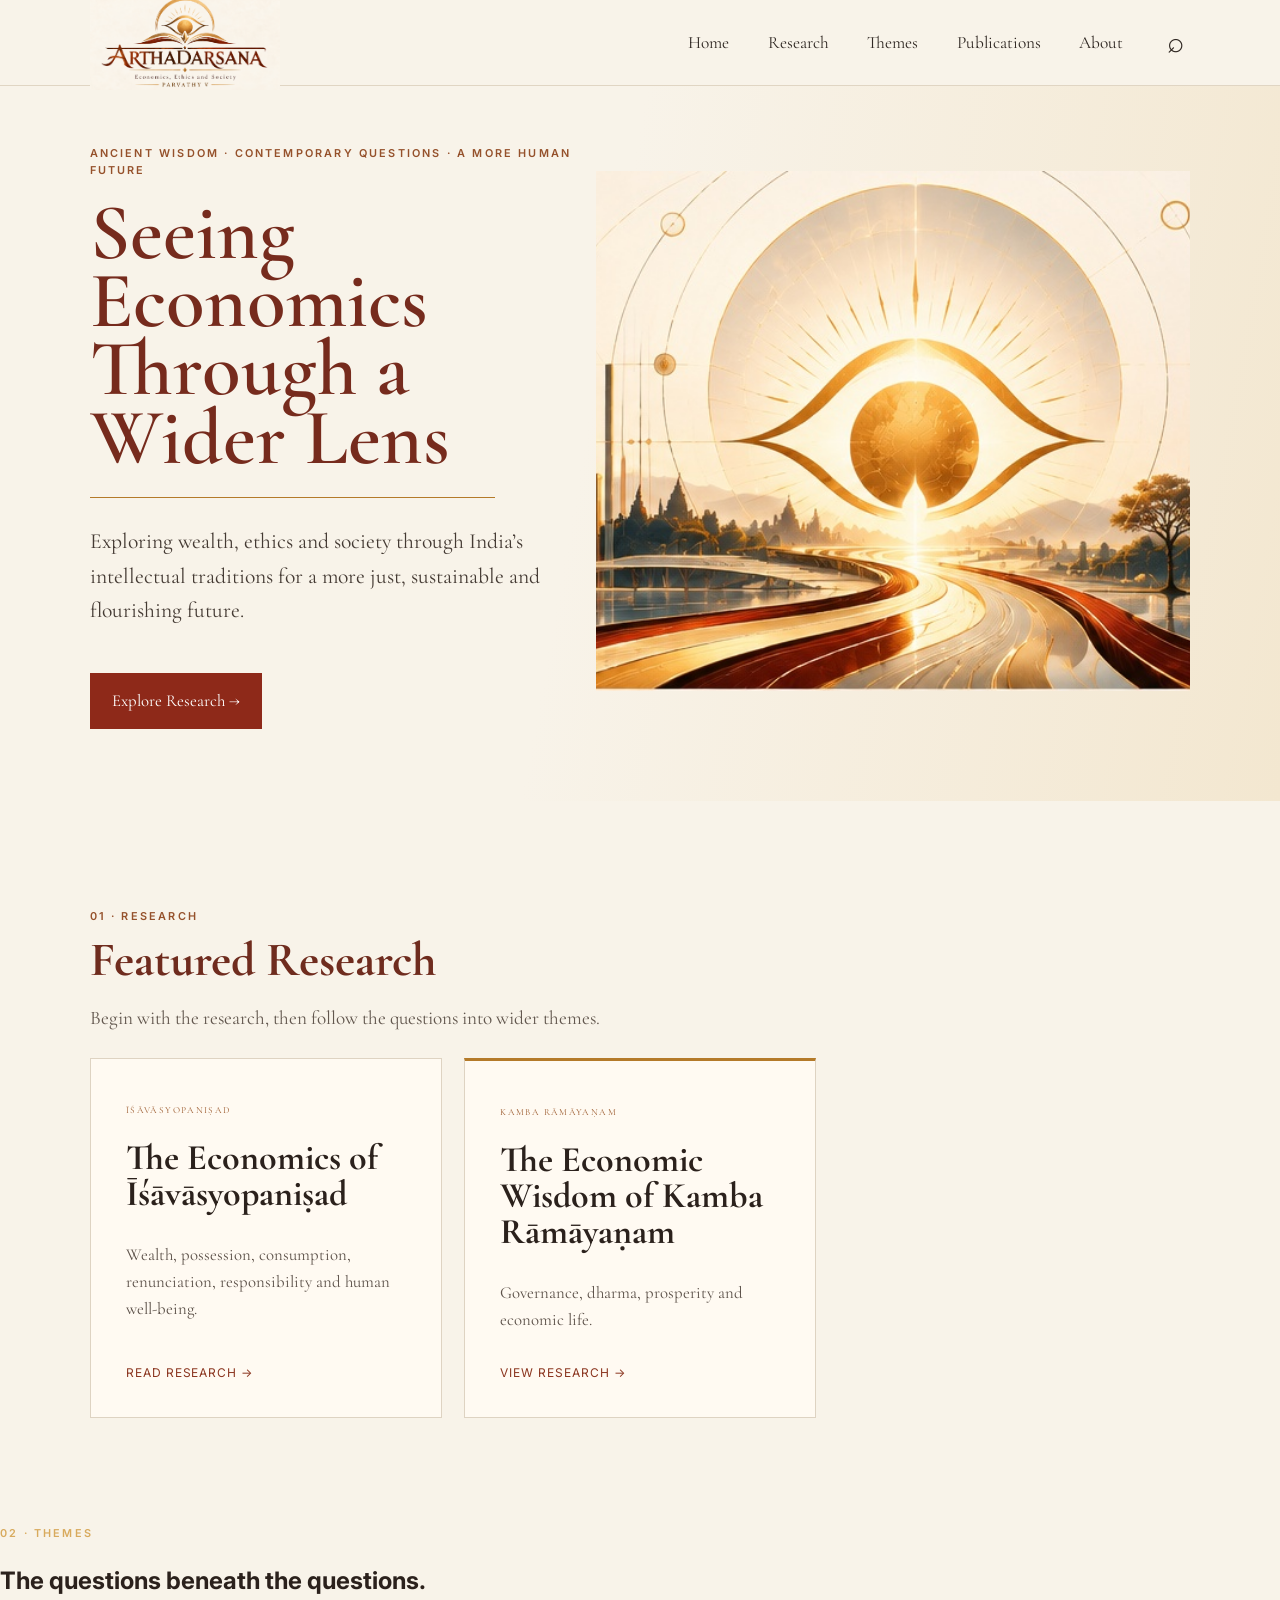
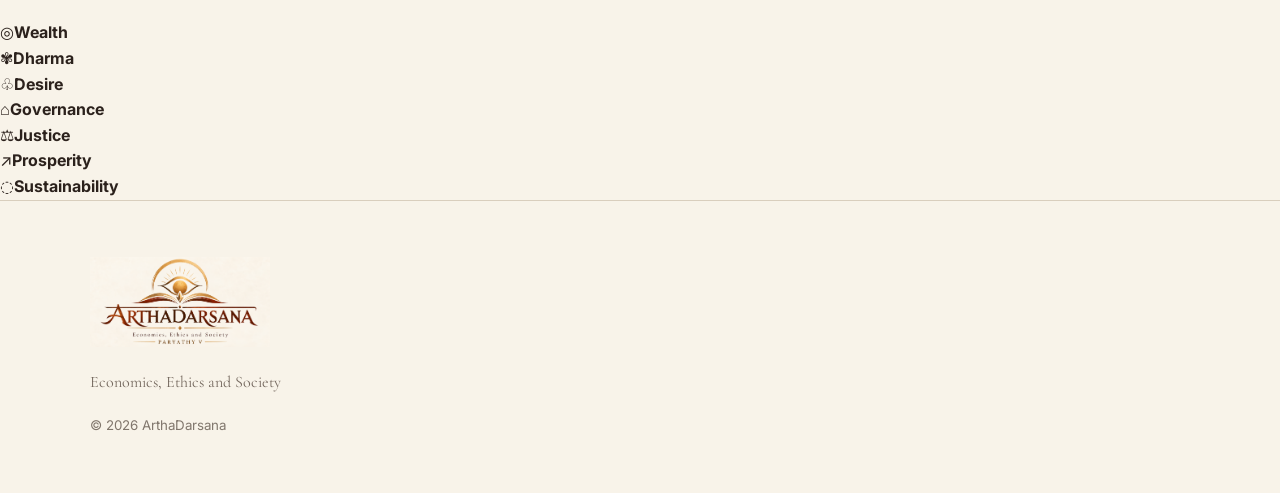
<file: index.html>
<!doctype html><html lang="en"><head><meta charset="utf-8"><meta name="viewport" content="width=device-width,initial-scale=1"><meta name="description" content="Home | ArthaDarsana"><title>Home | ArthaDarsana</title><link rel="preconnect" href="https://fonts.googleapis.com"><link rel="preconnect" href="https://fonts.gstatic.com" crossorigin><link href="https://fonts.googleapis.com/css2?family=Cormorant+Garamond:wght@500;600;700&family=Inter:wght@400;500;600&display=swap" rel="stylesheet"><link rel="stylesheet" href="styles.css"></head><body><header class="nav"><a href="index.html" class="logo-link"><img src="arthadarsana-logo.png" alt="ArthaDarsana"></a><button class="menu" aria-label="Open navigation">☰</button><nav class="links"><a href="index.html">Home</a><a href="research.html">Research</a><a href="themes.html">Themes</a><a href="publications.html">Publications</a><a href="about.html">About</a><button class="search" aria-label="Search">⌕</button></nav></header><main><section class="home-hero">
<div class="home-hero-copy">
<p class="eyebrow">ANCIENT WISDOM · CONTEMPORARY QUESTIONS · A MORE HUMAN FUTURE</p>
<h1>Seeing Economics<br><span>Through a Wider Lens</span></h1>
<div class="hero-rule"></div>
<p class="hero-lead">Exploring wealth, ethics and society through India’s intellectual traditions for a more just, sustainable and flourishing future.</p>
<a class="hero-button" href="research.html">Explore Research →</a>
</div>
<div class="home-hero-art" aria-hidden="true"></div>
</section><section class="section"><p class="eyebrow">01 · RESEARCH</p><h2>Featured Research</h2><p class="section-intro">Begin with the research, then follow the questions into wider themes.</p><div class="research-list"><article class="research-card"><p class="tag">ĪŚĀVĀSYOPANIṢAD</p><h3>The Economics of Īśāvāsyopaniṣad</h3><p>Wealth, possession, consumption, renunciation, responsibility and human well-being.</p><a href="research-ishavasya.html">READ RESEARCH →</a></article><article class="research-card placeholder"><p class="tag">KAMBA RĀMĀYAṆAM</p><h3>The Economic Wisdom of Kamba Rāmāyaṇam</h3><p>Governance, dharma, prosperity and economic life.</p><a href="research-kamba.html">VIEW RESEARCH →</a></article></div></section><section class="themes"><div><p class="eyebrow" style="color:#d8aa5d">02 · THEMES</p><h2>The questions beneath the questions.</h2></div><div class="theme-grid"><div><span>◎</span><b>Wealth</b></div><div><span>✾</span><b>Dharma</b></div><div><span>♧</span><b>Desire</b></div><div><span>⌂</span><b>Governance</b></div><div><span>⚖</span><b>Justice</b></div><div><span>↗</span><b>Prosperity</b></div><div><span>◌</span><b>Sustainability</b></div></div></section></main><footer class="footer"><img src="arthadarsana-logo.png" alt="ArthaDarsana"><p>Economics, Ethics and Society</p><small>© 2026 ArthaDarsana</small></footer><script src="script.js"></script></body></html>
</file>
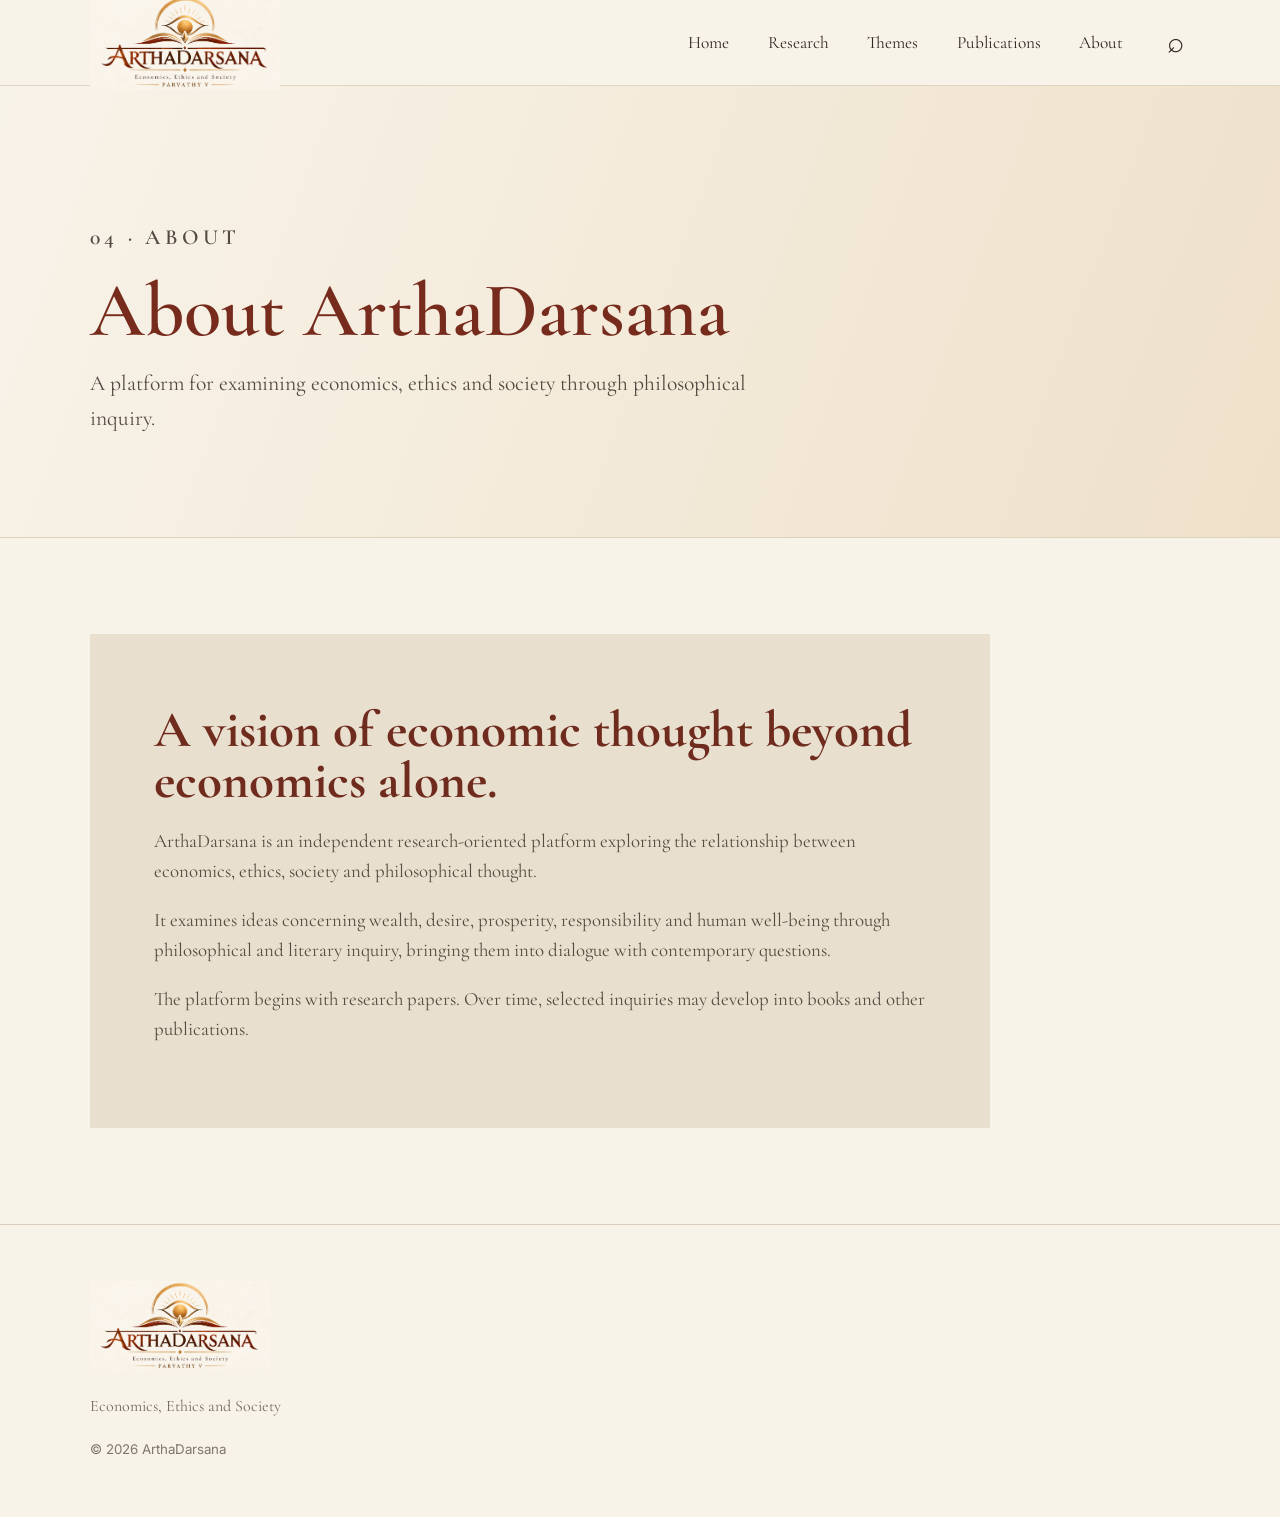
<file: about.html>
<!doctype html><html lang="en"><head><meta charset="utf-8"><meta name="viewport" content="width=device-width,initial-scale=1"><meta name="description" content="About | ArthaDarsana"><title>About | ArthaDarsana</title><link rel="preconnect" href="https://fonts.googleapis.com"><link rel="preconnect" href="https://fonts.gstatic.com" crossorigin><link href="https://fonts.googleapis.com/css2?family=Cormorant+Garamond:wght@500;600;700&family=Inter:wght@400;500;600&display=swap" rel="stylesheet"><link rel="stylesheet" href="styles.css"></head><body><header class="nav"><a href="index.html" class="logo-link"><img src="arthadarsana-logo.png" alt="ArthaDarsana"></a><button class="menu" aria-label="Open navigation">☰</button><nav class="links"><a href="index.html">Home</a><a href="research.html">Research</a><a href="themes.html">Themes</a><a href="publications.html">Publications</a><a href="about.html">About</a><button class="search" aria-label="Search">⌕</button></nav></header><main><section class="page-hero"><p class="eyebrow">04 · ABOUT</p><h1>About ArthaDarsana</h1><p>A platform for examining economics, ethics and society through philosophical inquiry.</p></section><section class="section"><div class="about-box"><h2>A vision of economic thought beyond economics alone.</h2><p>ArthaDarsana is an independent research-oriented platform exploring the relationship between economics, ethics, society and philosophical thought.</p><p>It examines ideas concerning wealth, desire, prosperity, responsibility and human well-being through philosophical and literary inquiry, bringing them into dialogue with contemporary questions.</p><p>The platform begins with research papers. Over time, selected inquiries may develop into books and other publications.</p></div></section></main><footer class="footer"><img src="arthadarsana-logo.png" alt="ArthaDarsana"><p>Economics, Ethics and Society</p><small>© 2026 ArthaDarsana</small></footer><script src="script.js"></script></body></html>
</file>
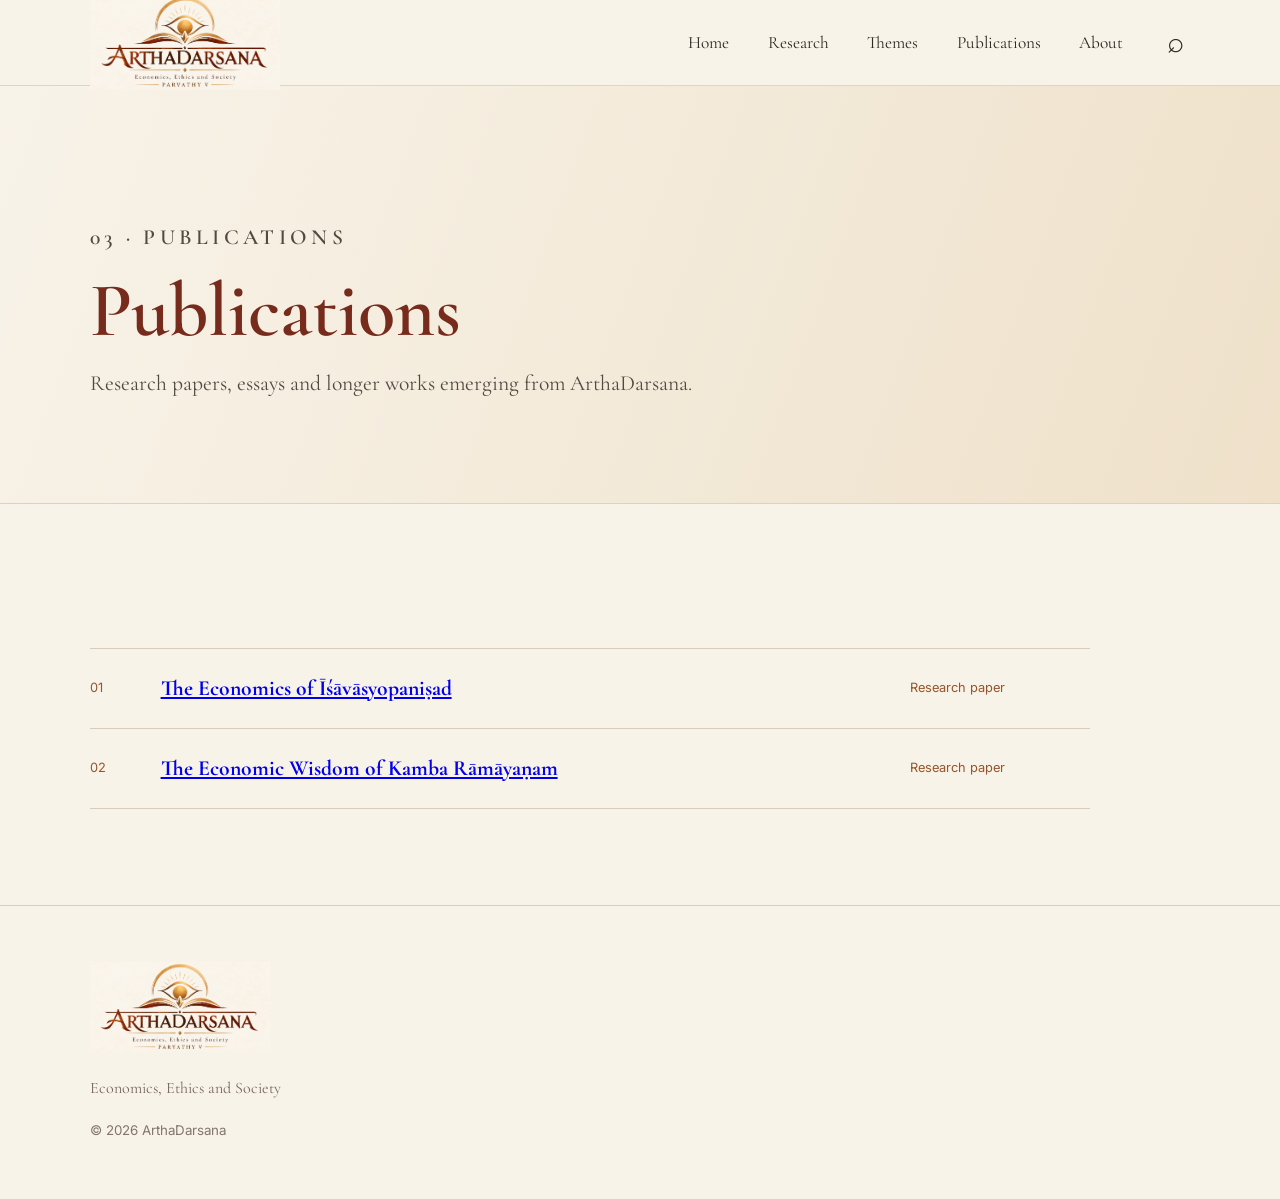
<file: publications.html>
<!doctype html><html lang="en"><head><meta charset="utf-8"><meta name="viewport" content="width=device-width,initial-scale=1"><meta name="description" content="Publications | ArthaDarsana"><title>Publications | ArthaDarsana</title><link rel="preconnect" href="https://fonts.googleapis.com"><link rel="preconnect" href="https://fonts.gstatic.com" crossorigin><link href="https://fonts.googleapis.com/css2?family=Cormorant+Garamond:wght@500;600;700&family=Inter:wght@400;500;600&display=swap" rel="stylesheet"><link rel="stylesheet" href="styles.css"></head><body><header class="nav"><a href="index.html" class="logo-link"><img src="arthadarsana-logo.png" alt="ArthaDarsana"></a><button class="menu" aria-label="Open navigation">☰</button><nav class="links"><a href="index.html">Home</a><a href="research.html">Research</a><a href="themes.html">Themes</a><a href="publications.html">Publications</a><a href="about.html">About</a><button class="search" aria-label="Search">⌕</button></nav></header><main><section class="page-hero"><p class="eyebrow">03 · PUBLICATIONS</p><h1>Publications</h1><p>Research papers, essays and longer works emerging from ArthaDarsana.</p></section><section class="section"><div class="pub-list"><div class="pub-row"><span>01</span><strong><a href="research-ishavasya.html">The Economics of Īśāvāsyopaniṣad</a></strong><em>Research paper</em></div><div class="pub-row"><span>02</span><strong><a href="research-kamba.html">The Economic Wisdom of Kamba Rāmāyaṇam</a></strong><em>Research paper</em></div></div></section></main><footer class="footer"><img src="arthadarsana-logo.png" alt="ArthaDarsana"><p>Economics, Ethics and Society</p><small>© 2026 ArthaDarsana</small></footer><script src="script.js"></script></body></html>
</file>
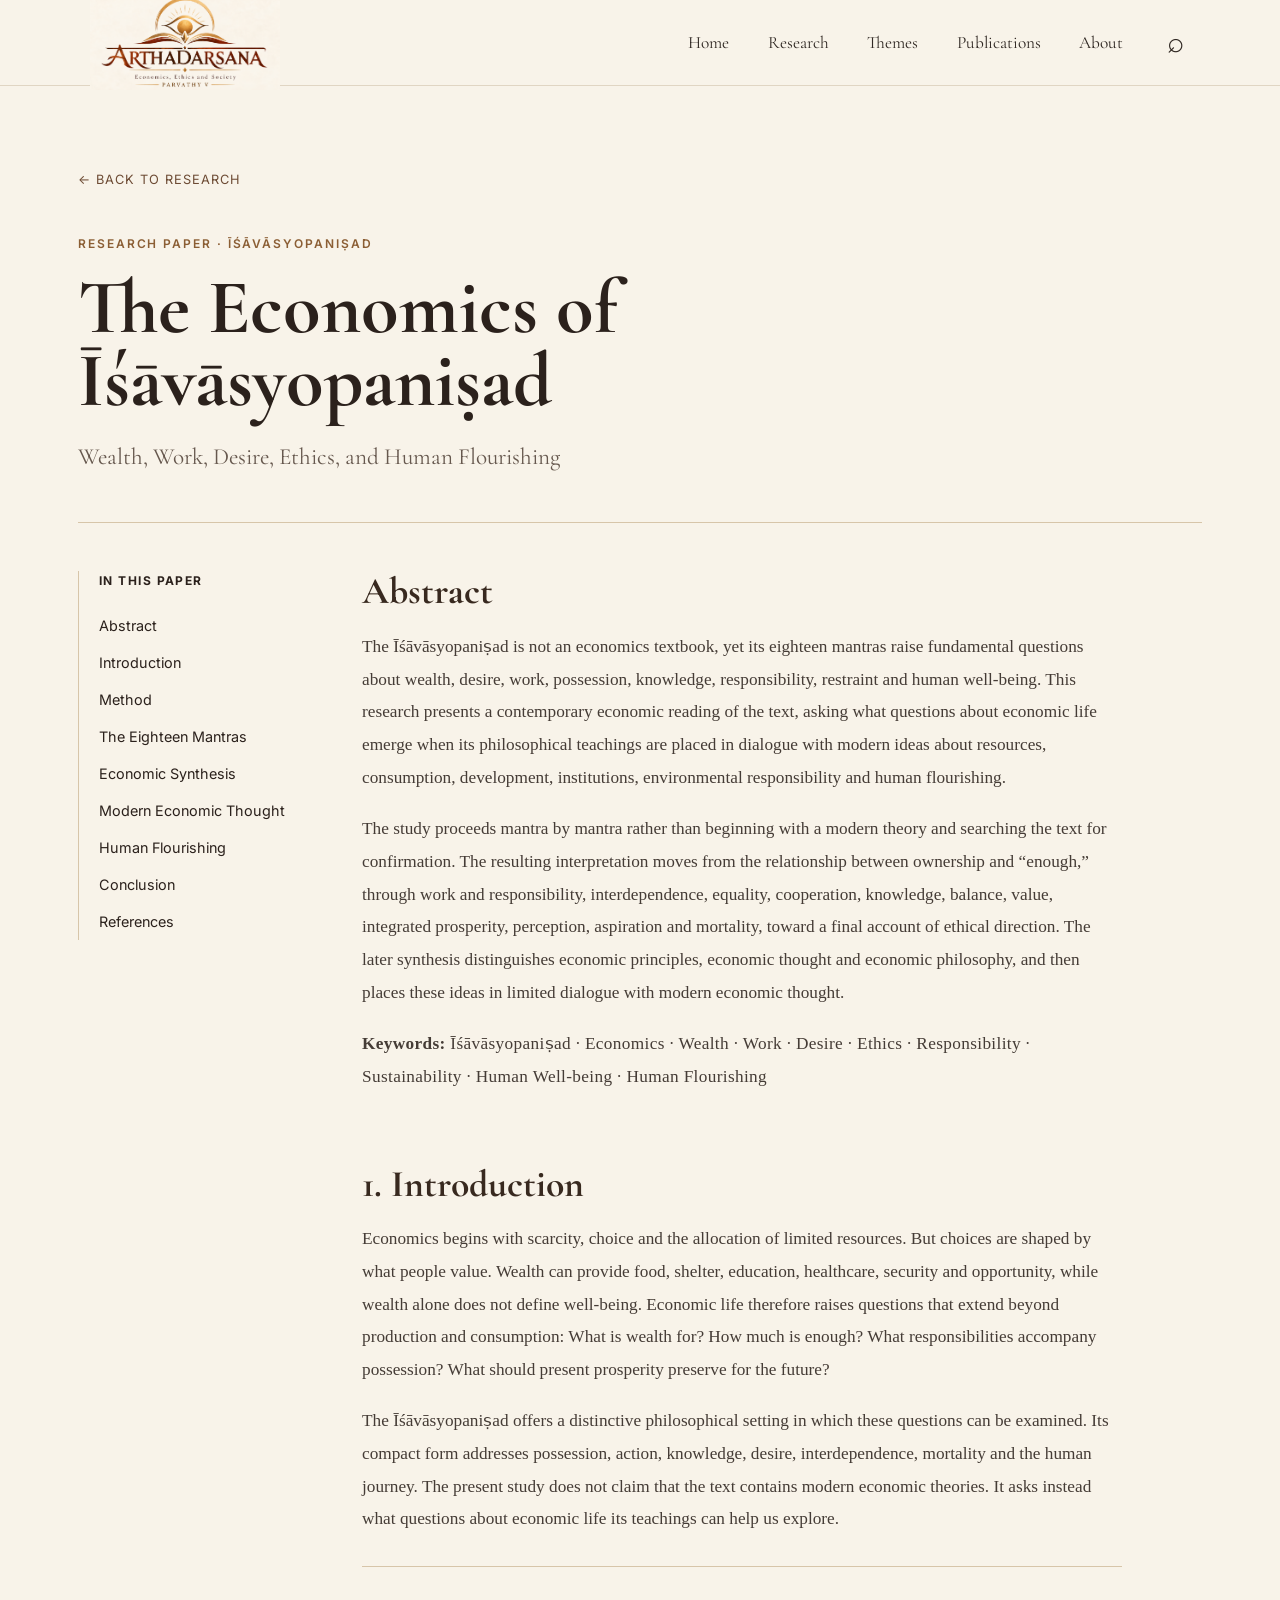
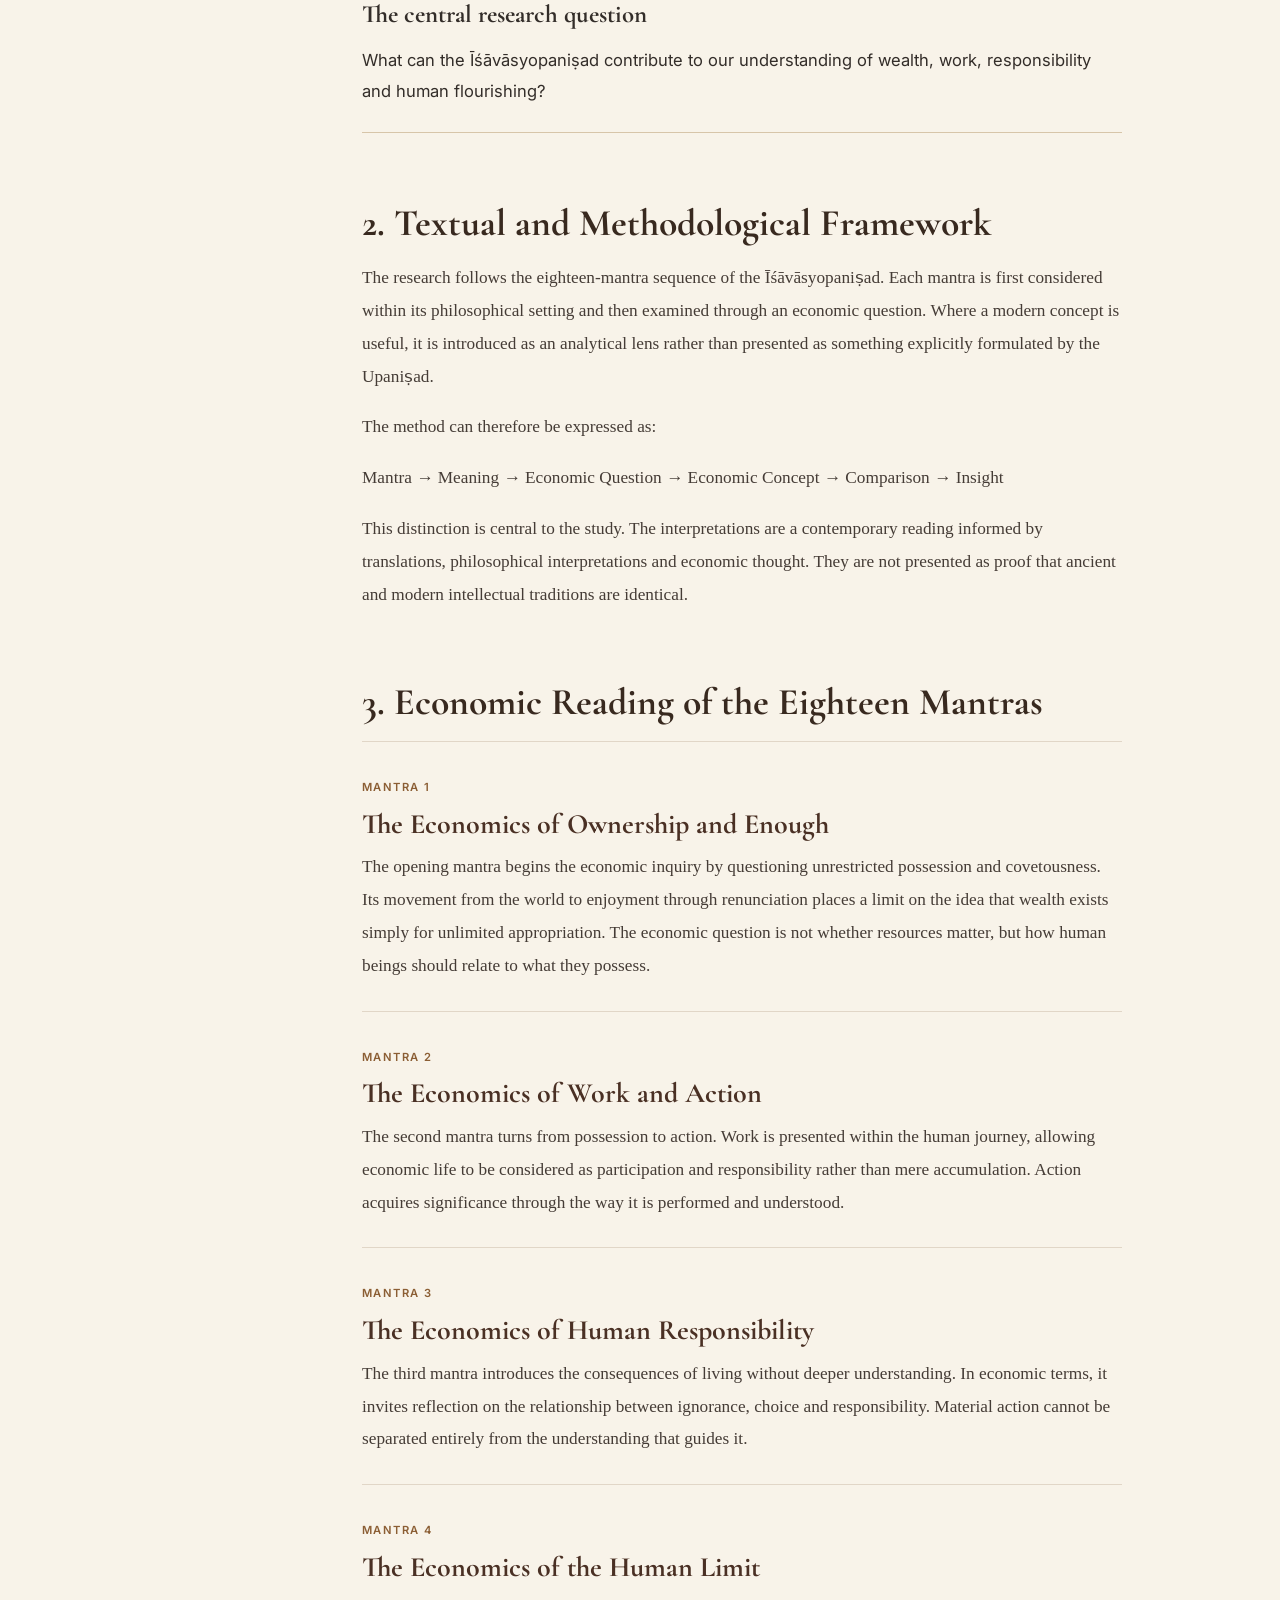
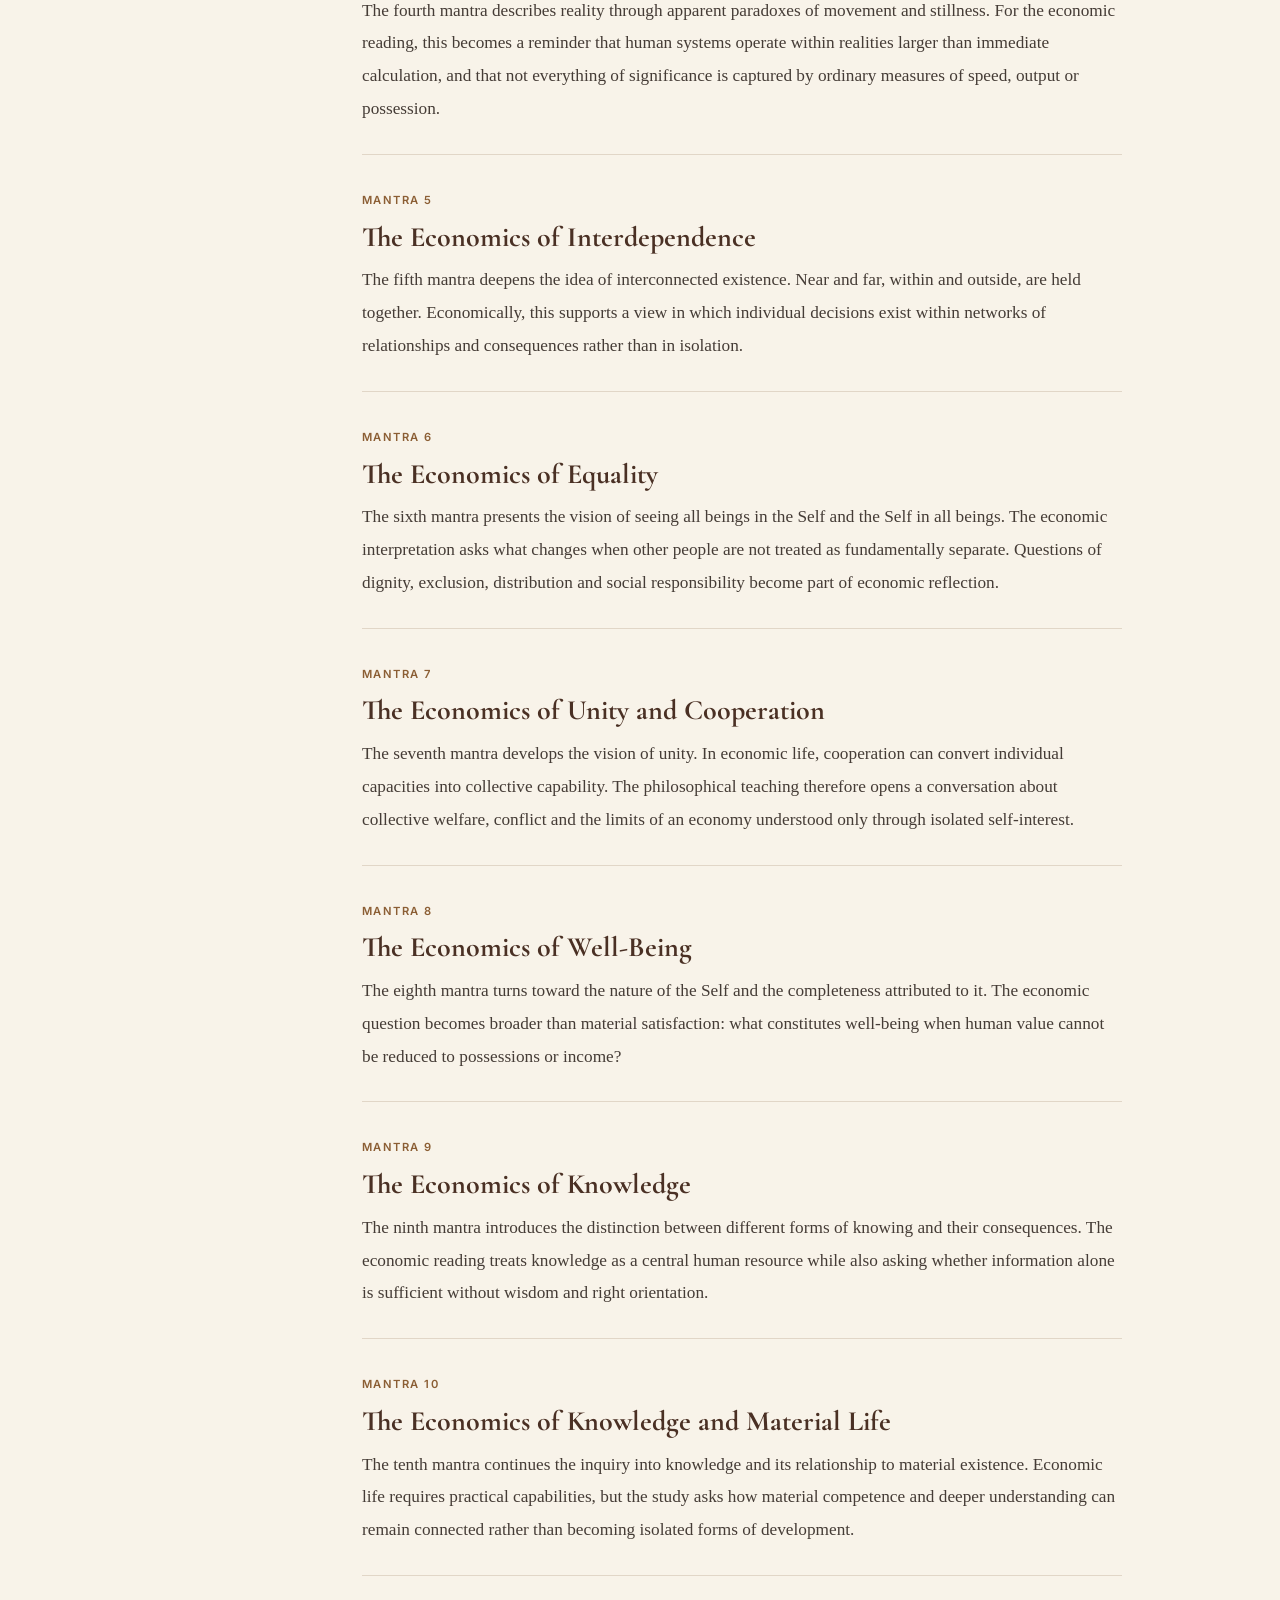
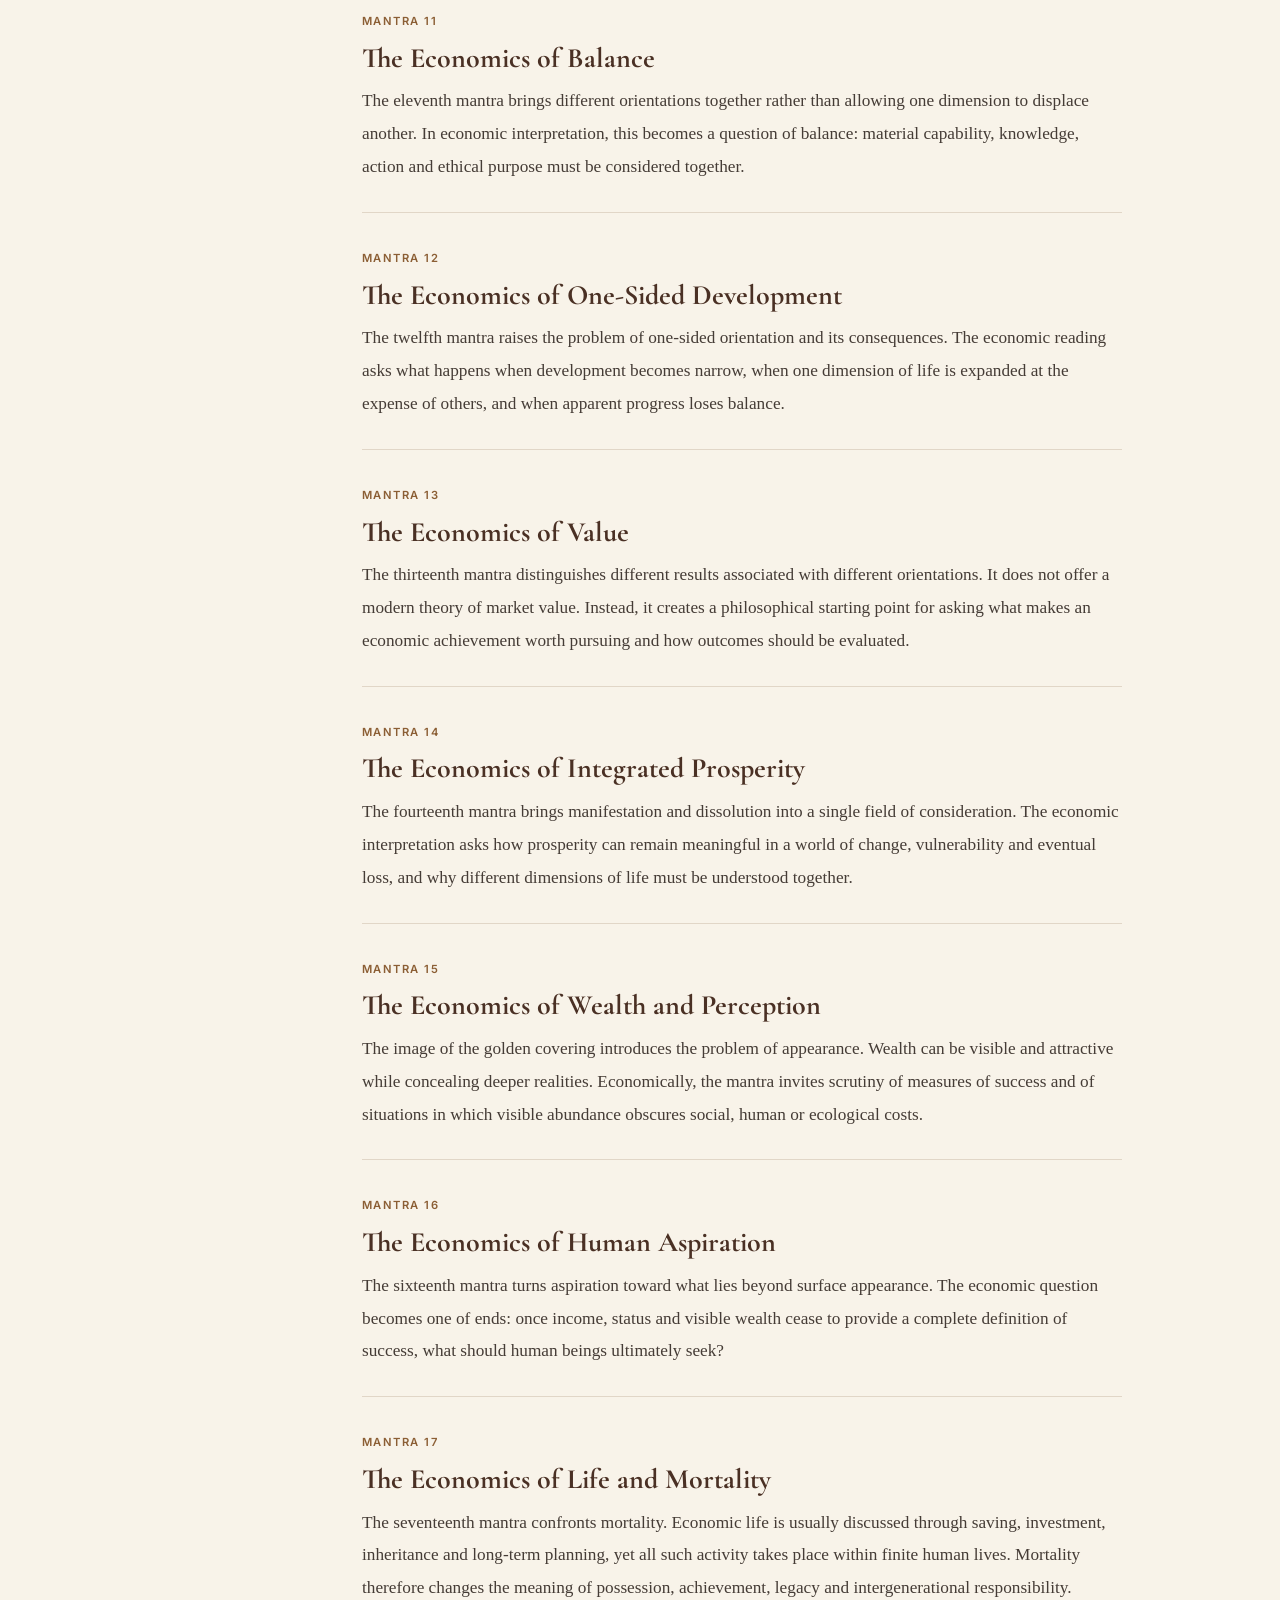
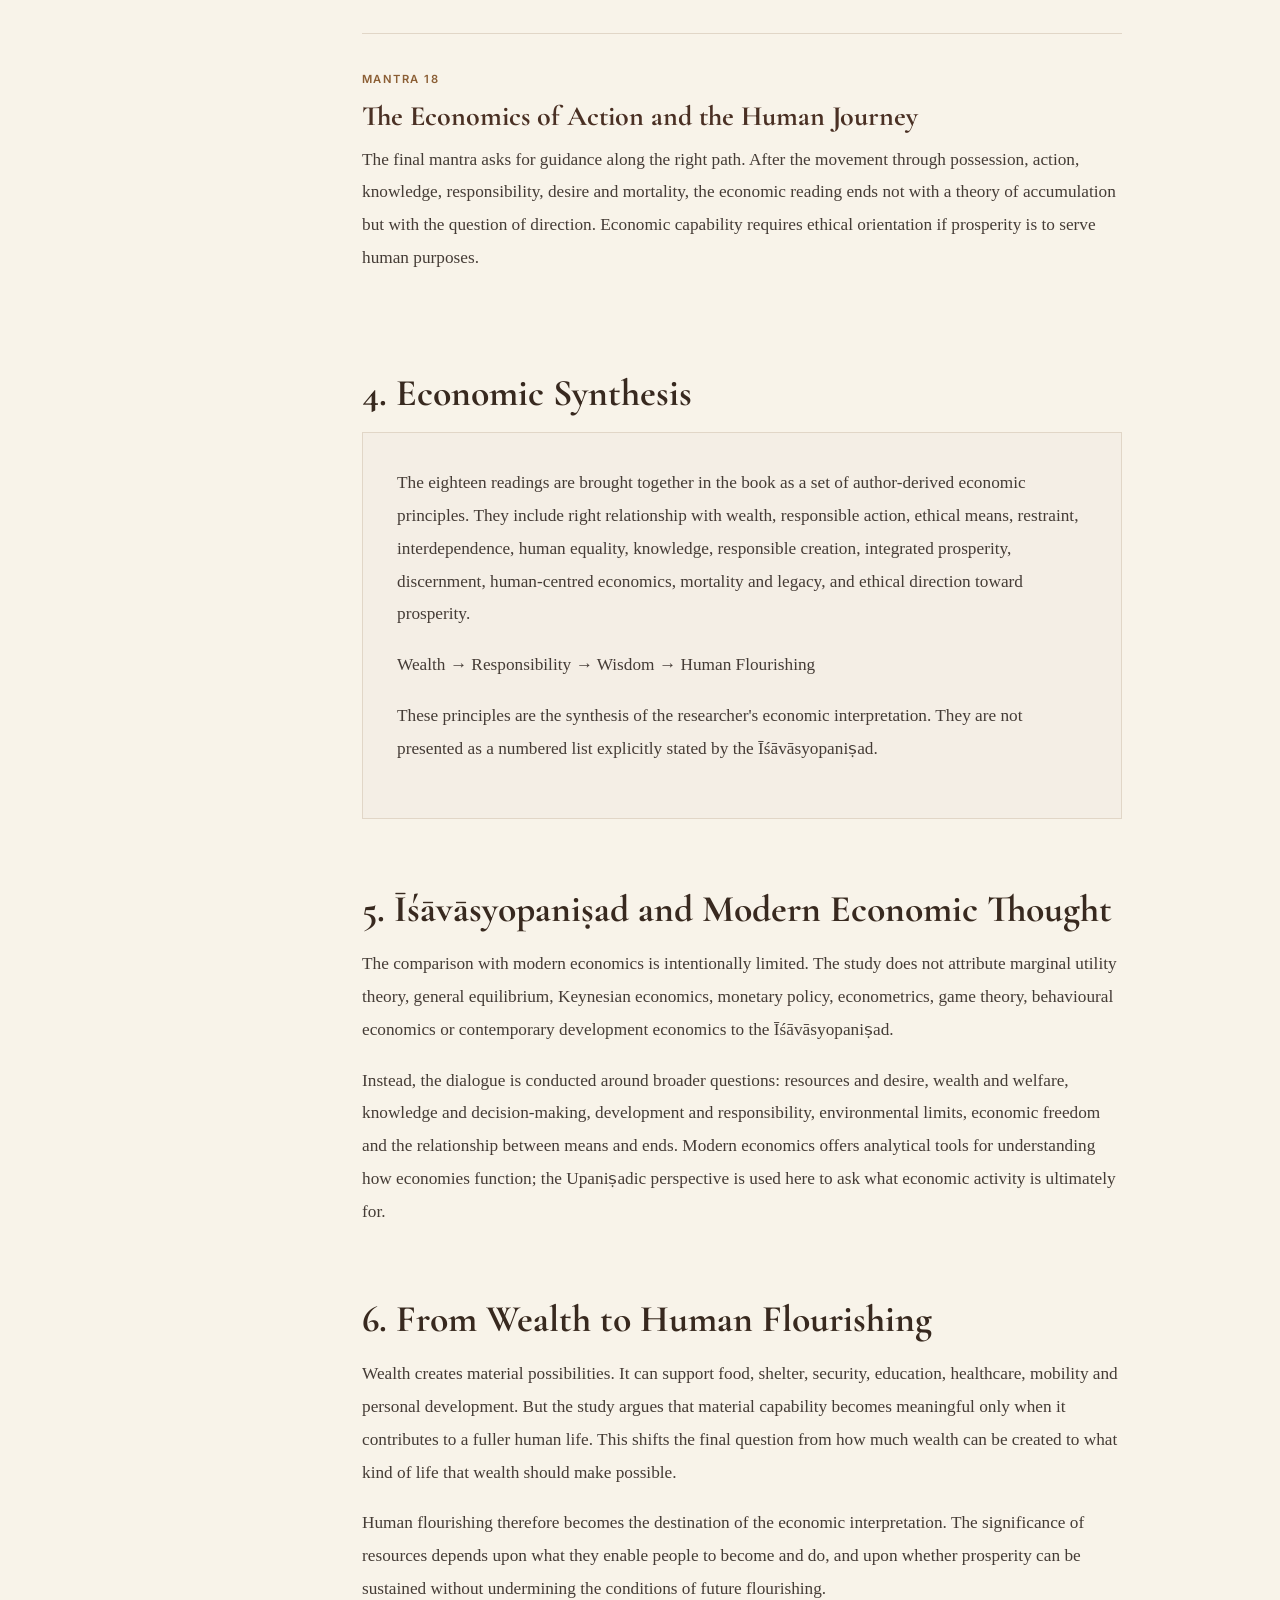
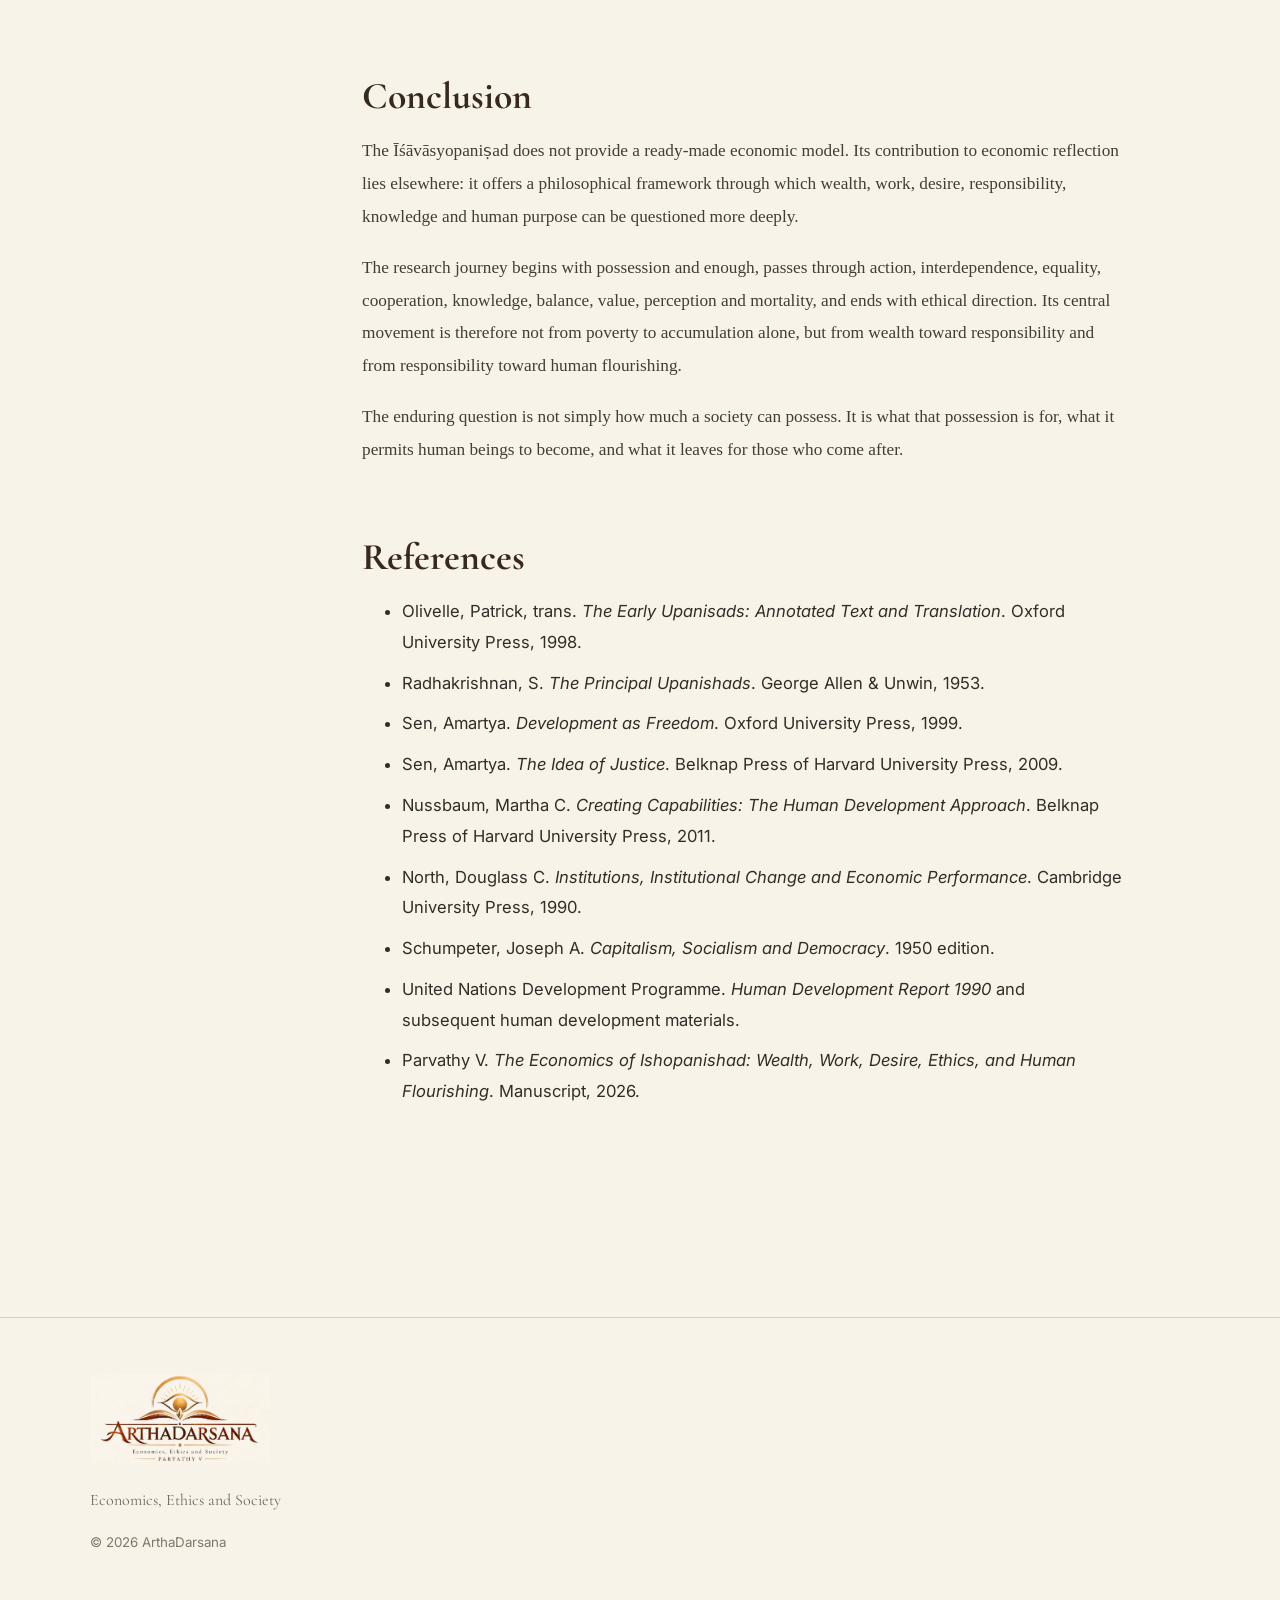
<file: research-ishavasya-new.html>
<!doctype html>
<html lang="en">
<head>
<meta charset="utf-8"><meta name="viewport" content="width=device-width,initial-scale=1">
<meta name="description" content="The Economics of Īśāvāsyopaniṣad | ArthaDarsana">
<title>The Economics of Īśāvāsyopaniṣad | ArthaDarsana</title>
<link rel="preconnect" href="https://fonts.googleapis.com"><link rel="preconnect" href="https://fonts.gstatic.com" crossorigin>
<link href="https://fonts.googleapis.com/css2?family=Cormorant+Garamond:wght@500;600;700&family=Inter:wght@400;500;600&display=swap" rel="stylesheet">
<link rel="stylesheet" href="styles.css">
<style>
.paper-shell{max-width:1180px;margin:0 auto;padding:80px 28px 100px}.paper-kicker{font-size:.75rem;letter-spacing:.16em;color:#8b5e34;font-weight:600}.paper-title{font-family:'Cormorant Garamond',serif;font-size:clamp(3rem,6vw,5.6rem);line-height:.95;max-width:900px;margin:18px 0}.paper-subtitle{font-family:'Cormorant Garamond',serif;font-size:1.45rem;max-width:760px;line-height:1.45;color:#66584e}.paper-rule{height:1px;background:#d7c5a9;margin:48px 0}.paper-grid{display:grid;grid-template-columns:220px minmax(0,760px);gap:64px;align-items:start}.paper-toc{position:sticky;top:30px;border-left:1px solid #d7c5a9;padding-left:20px}.paper-toc strong{display:block;font-size:.75rem;letter-spacing:.12em;text-transform:uppercase;margin-bottom:16px}.paper-toc a{display:block;color:inherit;text-decoration:none;font-size:.9rem;padding:7px 0}.paper-body{font-size:1.04rem;line-height:1.85;color:#332d29}.paper-body h2{font-family:'Cormorant Garamond',serif;font-size:2.35rem;line-height:1.1;margin:0 0 18px;color:#38291f}.paper-body h3{font-family:'Cormorant Garamond',serif;font-size:1.75rem;line-height:1.2;color:#4a3024;margin:34px 0 10px}.paper-body section{margin-bottom:70px}.paper-body p{margin:0 0 18px}.abstract{font-size:1.12rem}.keywords{font-size:.9rem;letter-spacing:.02em;color:#735f4f}.research-question{border-top:1px solid #d7c5a9;border-bottom:1px solid #d7c5a9;padding:25px 0;margin:30px 0}.research-question strong{display:block;font-family:'Cormorant Garamond',serif;font-size:1.55rem;margin-bottom:7px}.mantra{padding:28px 0;border-top:1px solid #e1d6c7}.mantra .tag{font-size:.7rem;letter-spacing:.13em;color:#8b5e34;font-weight:600}.mantra h3{margin-top:7px}.mantra p:last-child{margin-bottom:0}.synthesis{background:#f4eee5;padding:34px;border:1px solid #e1d6c7}.flow{font-family:'Cormorant Garamond',serif;font-size:1.55rem;line-height:1.4;color:#6f482e;margin:20px 0}.note{font-size:.88rem;color:#6b625b}.refs li{margin-bottom:10px}.back{display:inline-block;margin-bottom:32px;color:#6d4b34;text-decoration:none;font-size:.8rem;letter-spacing:.08em}.footer{margin-top:40px}
@media(max-width:800px){.paper-shell{padding:55px 20px 70px}.paper-grid{display:block}.paper-toc{position:relative;top:auto;margin-bottom:45px;padding:16px 0 10px 16px}.paper-title{font-size:3.25rem}.paper-body{font-size:1rem}.paper-body section{margin-bottom:52px}.synthesis{padding:24px}}
</style>
</head>
<body>
<header class="nav"><a href="index.html" class="logo-link"><img src="arthadarsana-logo.png" alt="ArthaDarsana"></a><button class="menu" aria-label="Open navigation">☰</button><nav class="links"><a href="index.html">Home</a><a href="research.html">Research</a><a href="themes.html">Themes</a><a href="publications.html">Publications</a><a href="about.html">About</a><button class="search" aria-label="Search">⌕</button></nav></header>
<main class="paper-shell">
<a class="back" href="research.html">← BACK TO RESEARCH</a>
<p class="paper-kicker">RESEARCH PAPER · ĪŚĀVĀSYOPANIṢAD</p>
<h1 class="paper-title">The Economics of Īśāvāsyopaniṣad</h1>
<p class="paper-subtitle">Wealth, Work, Desire, Ethics, and Human Flourishing</p>
<div class="paper-rule"></div>
<div class="paper-grid">
<aside class="paper-toc"><strong>In this paper</strong><a href="#abstract">Abstract</a><a href="#introduction">Introduction</a><a href="#method">Method</a><a href="#mantras">The Eighteen Mantras</a><a href="#synthesis">Economic Synthesis</a><a href="#modern">Modern Economic Thought</a><a href="#flourishing">Human Flourishing</a><a href="#conclusion">Conclusion</a><a href="#references">References</a></aside>
<article class="paper-body">
<section id="abstract"><h2>Abstract</h2><p class="abstract">The Īśāvāsyopaniṣad is not an economics textbook, yet its eighteen mantras raise fundamental questions about wealth, desire, work, possession, knowledge, responsibility, restraint and human well-being. This research presents a contemporary economic reading of the text, asking what questions about economic life emerge when its philosophical teachings are placed in dialogue with modern ideas about resources, consumption, development, institutions, environmental responsibility and human flourishing.</p><p class="abstract">The study proceeds mantra by mantra rather than beginning with a modern theory and searching the text for confirmation. The resulting interpretation moves from the relationship between ownership and “enough,” through work and responsibility, interdependence, equality, cooperation, knowledge, balance, value, integrated prosperity, perception, aspiration and mortality, toward a final account of ethical direction. The later synthesis distinguishes economic principles, economic thought and economic philosophy, and then places these ideas in limited dialogue with modern economic thought.</p><p class="keywords"><strong>Keywords:</strong> Īśāvāsyopaniṣad · Economics · Wealth · Work · Desire · Ethics · Responsibility · Sustainability · Human Well-being · Human Flourishing</p></section>
<section id="introduction"><h2>1. Introduction</h2><p>Economics begins with scarcity, choice and the allocation of limited resources. But choices are shaped by what people value. Wealth can provide food, shelter, education, healthcare, security and opportunity, while wealth alone does not define well-being. Economic life therefore raises questions that extend beyond production and consumption: What is wealth for? How much is enough? What responsibilities accompany possession? What should present prosperity preserve for the future?</p><p>The Īśāvāsyopaniṣad offers a distinctive philosophical setting in which these questions can be examined. Its compact form addresses possession, action, knowledge, desire, interdependence, mortality and the human journey. The present study does not claim that the text contains modern economic theories. It asks instead what questions about economic life its teachings can help us explore.</p><div class="research-question"><strong>The central research question</strong><span>What can the Īśāvāsyopaniṣad contribute to our understanding of wealth, work, responsibility and human flourishing?</span></div></section>
<section id="method"><h2>2. Textual and Methodological Framework</h2><p>The research follows the eighteen-mantra sequence of the Īśāvāsyopaniṣad. Each mantra is first considered within its philosophical setting and then examined through an economic question. Where a modern concept is useful, it is introduced as an analytical lens rather than presented as something explicitly formulated by the Upaniṣad.</p><p>The method can therefore be expressed as:</p><p class="flow">Mantra → Meaning → Economic Question → Economic Concept → Comparison → Insight</p><p>This distinction is central to the study. The interpretations are a contemporary reading informed by translations, philosophical interpretations and economic thought. They are not presented as proof that ancient and modern intellectual traditions are identical.</p></section>
<section id="mantras"><h2>3. Economic Reading of the Eighteen Mantras</h2>
<div class="mantra"><span class="tag">MANTRA 1</span><h3>The Economics of Ownership and Enough</h3><p>The opening mantra begins the economic inquiry by questioning unrestricted possession and covetousness. Its movement from the world to enjoyment through renunciation places a limit on the idea that wealth exists simply for unlimited appropriation. The economic question is not whether resources matter, but how human beings should relate to what they possess.</p></div>
<div class="mantra"><span class="tag">MANTRA 2</span><h3>The Economics of Work and Action</h3><p>The second mantra turns from possession to action. Work is presented within the human journey, allowing economic life to be considered as participation and responsibility rather than mere accumulation. Action acquires significance through the way it is performed and understood.</p></div>
<div class="mantra"><span class="tag">MANTRA 3</span><h3>The Economics of Human Responsibility</h3><p>The third mantra introduces the consequences of living without deeper understanding. In economic terms, it invites reflection on the relationship between ignorance, choice and responsibility. Material action cannot be separated entirely from the understanding that guides it.</p></div>
<div class="mantra"><span class="tag">MANTRA 4</span><h3>The Economics of the Human Limit</h3><p>The fourth mantra describes reality through apparent paradoxes of movement and stillness. For the economic reading, this becomes a reminder that human systems operate within realities larger than immediate calculation, and that not everything of significance is captured by ordinary measures of speed, output or possession.</p></div>
<div class="mantra"><span class="tag">MANTRA 5</span><h3>The Economics of Interdependence</h3><p>The fifth mantra deepens the idea of interconnected existence. Near and far, within and outside, are held together. Economically, this supports a view in which individual decisions exist within networks of relationships and consequences rather than in isolation.</p></div>
<div class="mantra"><span class="tag">MANTRA 6</span><h3>The Economics of Equality</h3><p>The sixth mantra presents the vision of seeing all beings in the Self and the Self in all beings. The economic interpretation asks what changes when other people are not treated as fundamentally separate. Questions of dignity, exclusion, distribution and social responsibility become part of economic reflection.</p></div>
<div class="mantra"><span class="tag">MANTRA 7</span><h3>The Economics of Unity and Cooperation</h3><p>The seventh mantra develops the vision of unity. In economic life, cooperation can convert individual capacities into collective capability. The philosophical teaching therefore opens a conversation about collective welfare, conflict and the limits of an economy understood only through isolated self-interest.</p></div>
<div class="mantra"><span class="tag">MANTRA 8</span><h3>The Economics of Well-Being</h3><p>The eighth mantra turns toward the nature of the Self and the completeness attributed to it. The economic question becomes broader than material satisfaction: what constitutes well-being when human value cannot be reduced to possessions or income?</p></div>
<div class="mantra"><span class="tag">MANTRA 9</span><h3>The Economics of Knowledge</h3><p>The ninth mantra introduces the distinction between different forms of knowing and their consequences. The economic reading treats knowledge as a central human resource while also asking whether information alone is sufficient without wisdom and right orientation.</p></div>
<div class="mantra"><span class="tag">MANTRA 10</span><h3>The Economics of Knowledge and Material Life</h3><p>The tenth mantra continues the inquiry into knowledge and its relationship to material existence. Economic life requires practical capabilities, but the study asks how material competence and deeper understanding can remain connected rather than becoming isolated forms of development.</p></div>
<div class="mantra"><span class="tag">MANTRA 11</span><h3>The Economics of Balance</h3><p>The eleventh mantra brings different orientations together rather than allowing one dimension to displace another. In economic interpretation, this becomes a question of balance: material capability, knowledge, action and ethical purpose must be considered together.</p></div>
<div class="mantra"><span class="tag">MANTRA 12</span><h3>The Economics of One-Sided Development</h3><p>The twelfth mantra raises the problem of one-sided orientation and its consequences. The economic reading asks what happens when development becomes narrow, when one dimension of life is expanded at the expense of others, and when apparent progress loses balance.</p></div>
<div class="mantra"><span class="tag">MANTRA 13</span><h3>The Economics of Value</h3><p>The thirteenth mantra distinguishes different results associated with different orientations. It does not offer a modern theory of market value. Instead, it creates a philosophical starting point for asking what makes an economic achievement worth pursuing and how outcomes should be evaluated.</p></div>
<div class="mantra"><span class="tag">MANTRA 14</span><h3>The Economics of Integrated Prosperity</h3><p>The fourteenth mantra brings manifestation and dissolution into a single field of consideration. The economic interpretation asks how prosperity can remain meaningful in a world of change, vulnerability and eventual loss, and why different dimensions of life must be understood together.</p></div>
<div class="mantra"><span class="tag">MANTRA 15</span><h3>The Economics of Wealth and Perception</h3><p>The image of the golden covering introduces the problem of appearance. Wealth can be visible and attractive while concealing deeper realities. Economically, the mantra invites scrutiny of measures of success and of situations in which visible abundance obscures social, human or ecological costs.</p></div>
<div class="mantra"><span class="tag">MANTRA 16</span><h3>The Economics of Human Aspiration</h3><p>The sixteenth mantra turns aspiration toward what lies beyond surface appearance. The economic question becomes one of ends: once income, status and visible wealth cease to provide a complete definition of success, what should human beings ultimately seek?</p></div>
<div class="mantra"><span class="tag">MANTRA 17</span><h3>The Economics of Life and Mortality</h3><p>The seventeenth mantra confronts mortality. Economic life is usually discussed through saving, investment, inheritance and long-term planning, yet all such activity takes place within finite human lives. Mortality therefore changes the meaning of possession, achievement, legacy and intergenerational responsibility.</p></div>
<div class="mantra"><span class="tag">MANTRA 18</span><h3>The Economics of Action and the Human Journey</h3><p>The final mantra asks for guidance along the right path. After the movement through possession, action, knowledge, responsibility, desire and mortality, the economic reading ends not with a theory of accumulation but with the question of direction. Economic capability requires ethical orientation if prosperity is to serve human purposes.</p></div>
</section>
<section id="synthesis"><h2>4. Economic Synthesis</h2><div class="synthesis"><p>The eighteen readings are brought together in the book as a set of author-derived economic principles. They include right relationship with wealth, responsible action, ethical means, restraint, interdependence, human equality, knowledge, responsible creation, integrated prosperity, discernment, human-centred economics, mortality and legacy, and ethical direction toward prosperity.</p><p class="flow">Wealth → Responsibility → Wisdom → Human Flourishing</p><p class="note">These principles are the synthesis of the researcher's economic interpretation. They are not presented as a numbered list explicitly stated by the Īśāvāsyopaniṣad.</p></div></section>
<section id="modern"><h2>5. Īśāvāsyopaniṣad and Modern Economic Thought</h2><p>The comparison with modern economics is intentionally limited. The study does not attribute marginal utility theory, general equilibrium, Keynesian economics, monetary policy, econometrics, game theory, behavioural economics or contemporary development economics to the Īśāvāsyopaniṣad.</p><p>Instead, the dialogue is conducted around broader questions: resources and desire, wealth and welfare, knowledge and decision-making, development and responsibility, environmental limits, economic freedom and the relationship between means and ends. Modern economics offers analytical tools for understanding how economies function; the Upaniṣadic perspective is used here to ask what economic activity is ultimately for.</p></section>
<section id="flourishing"><h2>6. From Wealth to Human Flourishing</h2><p>Wealth creates material possibilities. It can support food, shelter, security, education, healthcare, mobility and personal development. But the study argues that material capability becomes meaningful only when it contributes to a fuller human life. This shifts the final question from how much wealth can be created to what kind of life that wealth should make possible.</p><p>Human flourishing therefore becomes the destination of the economic interpretation. The significance of resources depends upon what they enable people to become and do, and upon whether prosperity can be sustained without undermining the conditions of future flourishing.</p></section>
<section id="conclusion"><h2>Conclusion</h2><p>The Īśāvāsyopaniṣad does not provide a ready-made economic model. Its contribution to economic reflection lies elsewhere: it offers a philosophical framework through which wealth, work, desire, responsibility, knowledge and human purpose can be questioned more deeply.</p><p>The research journey begins with possession and enough, passes through action, interdependence, equality, cooperation, knowledge, balance, value, perception and mortality, and ends with ethical direction. Its central movement is therefore not from poverty to accumulation alone, but from wealth toward responsibility and from responsibility toward human flourishing.</p><p>The enduring question is not simply how much a society can possess. It is what that possession is for, what it permits human beings to become, and what it leaves for those who come after.</p></section>
<section id="references"><h2>References</h2><ul class="refs"><li>Olivelle, Patrick, trans. <em>The Early Upanisads: Annotated Text and Translation</em>. Oxford University Press, 1998.</li><li>Radhakrishnan, S. <em>The Principal Upanishads</em>. George Allen & Unwin, 1953.</li><li>Sen, Amartya. <em>Development as Freedom</em>. Oxford University Press, 1999.</li><li>Sen, Amartya. <em>The Idea of Justice</em>. Belknap Press of Harvard University Press, 2009.</li><li>Nussbaum, Martha C. <em>Creating Capabilities: The Human Development Approach</em>. Belknap Press of Harvard University Press, 2011.</li><li>North, Douglass C. <em>Institutions, Institutional Change and Economic Performance</em>. Cambridge University Press, 1990.</li><li>Schumpeter, Joseph A. <em>Capitalism, Socialism and Democracy</em>. 1950 edition.</li><li>United Nations Development Programme. <em>Human Development Report 1990</em> and subsequent human development materials.</li><li>Parvathy V. <em>The Economics of Ishopanishad: Wealth, Work, Desire, Ethics, and Human Flourishing</em>. Manuscript, 2026.</li></ul></section>
</article></div></main>
<footer class="footer"><img src="arthadarsana-logo.png" alt="ArthaDarsana"><p>Economics, Ethics and Society</p><small>© 2026 ArthaDarsana</small></footer>
<script src="script.js"></script>
</body></html>
</file>
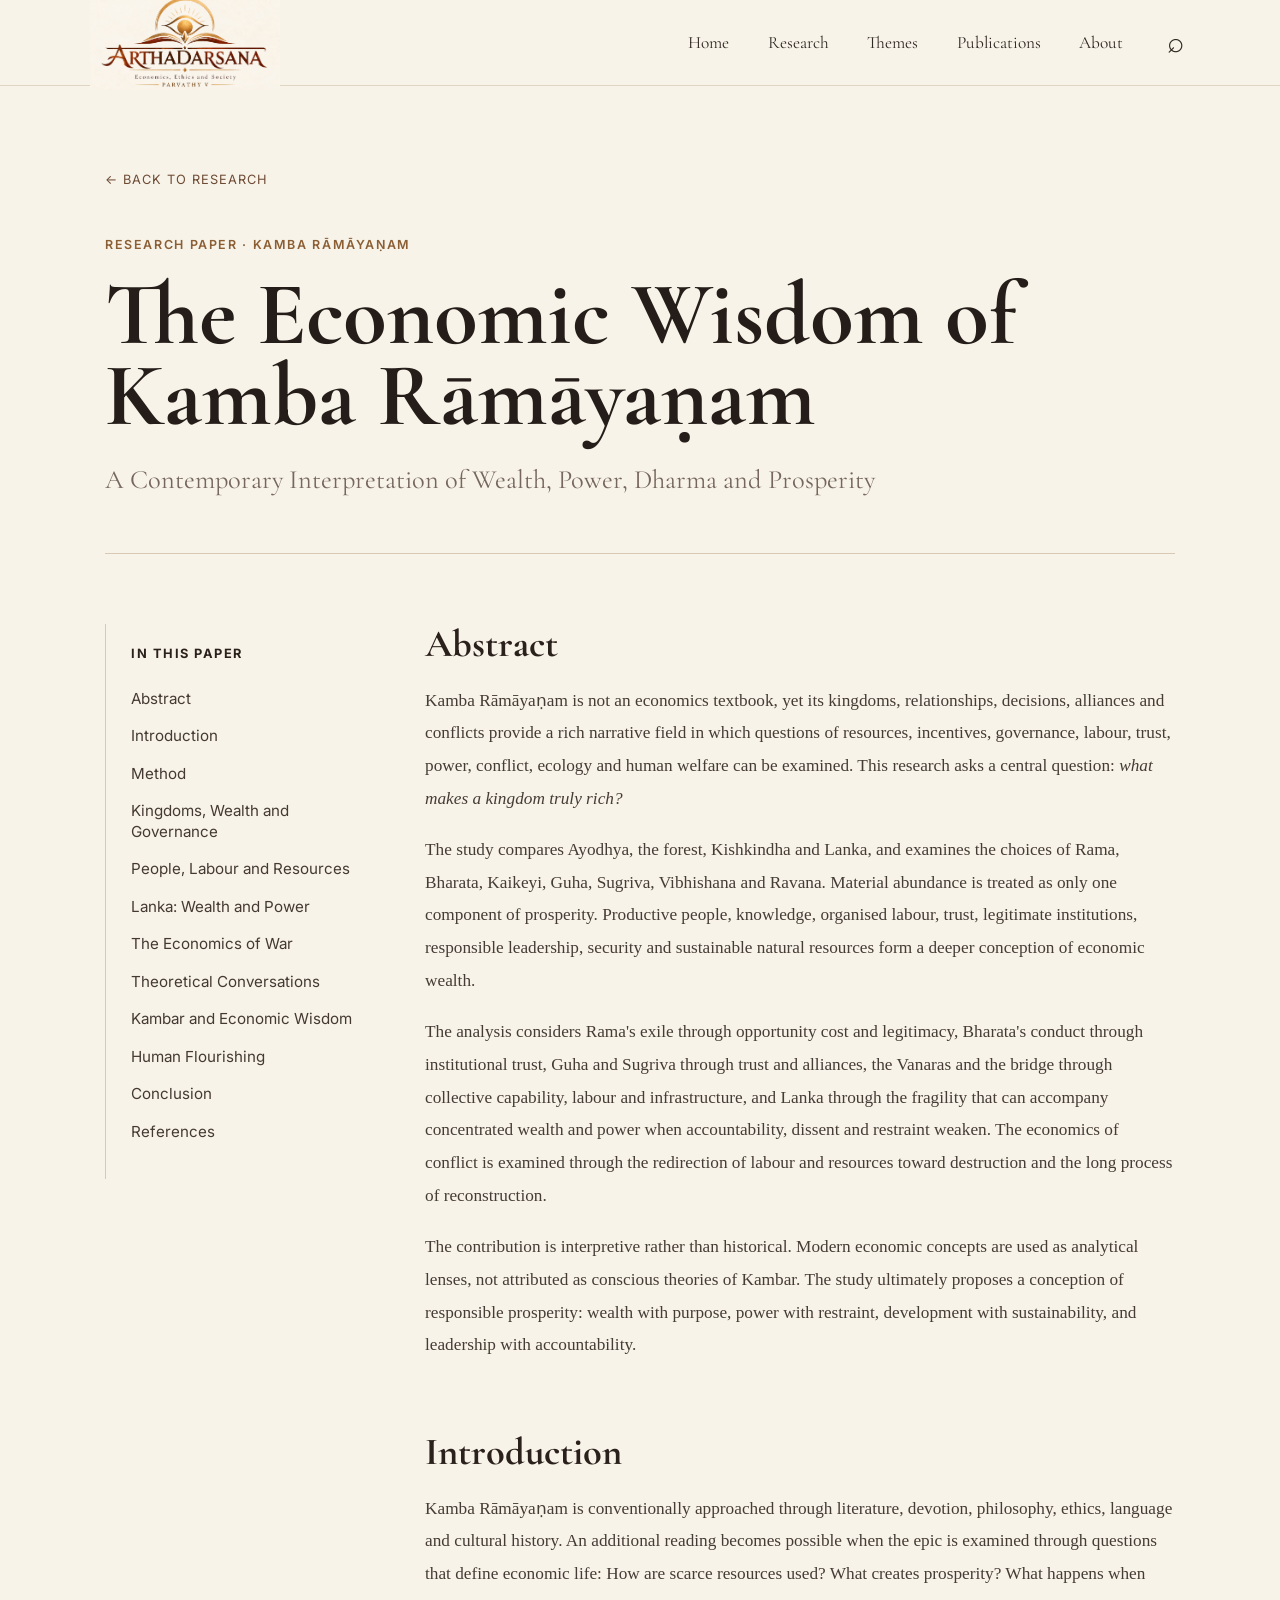
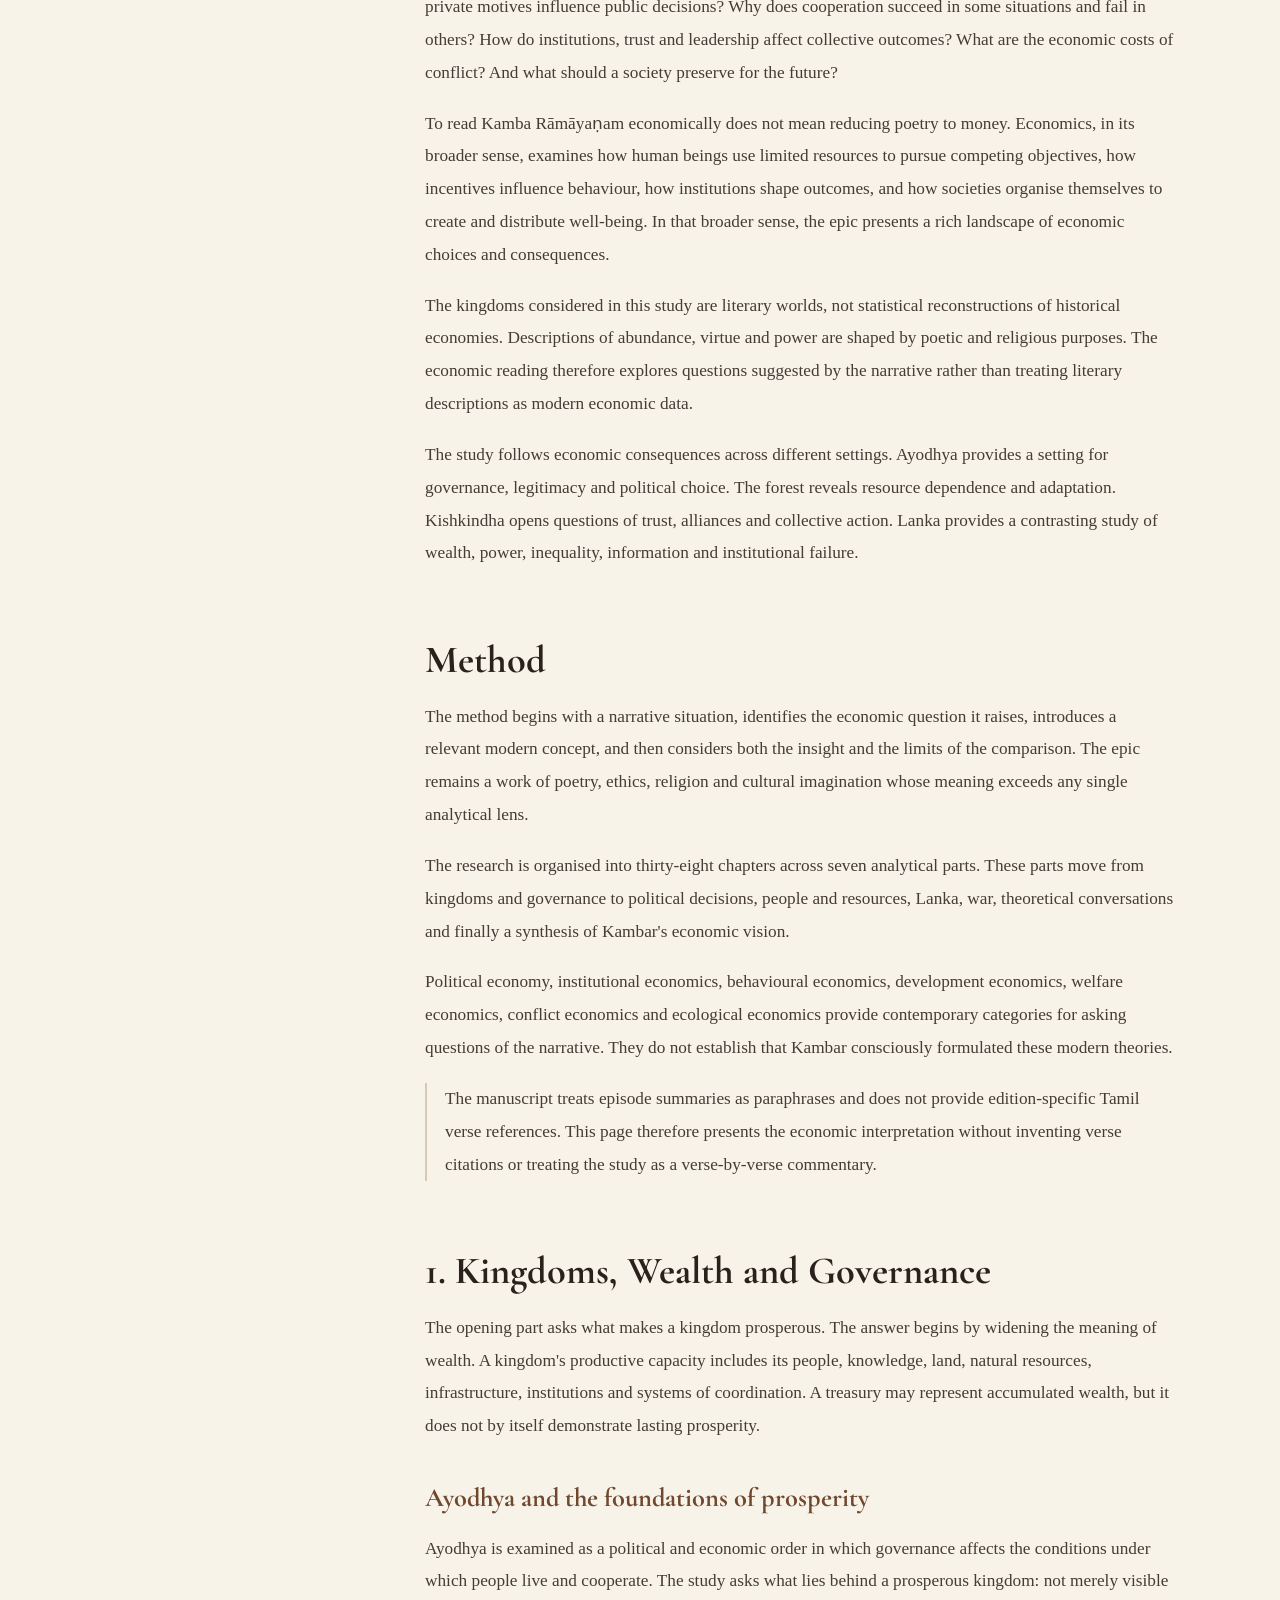
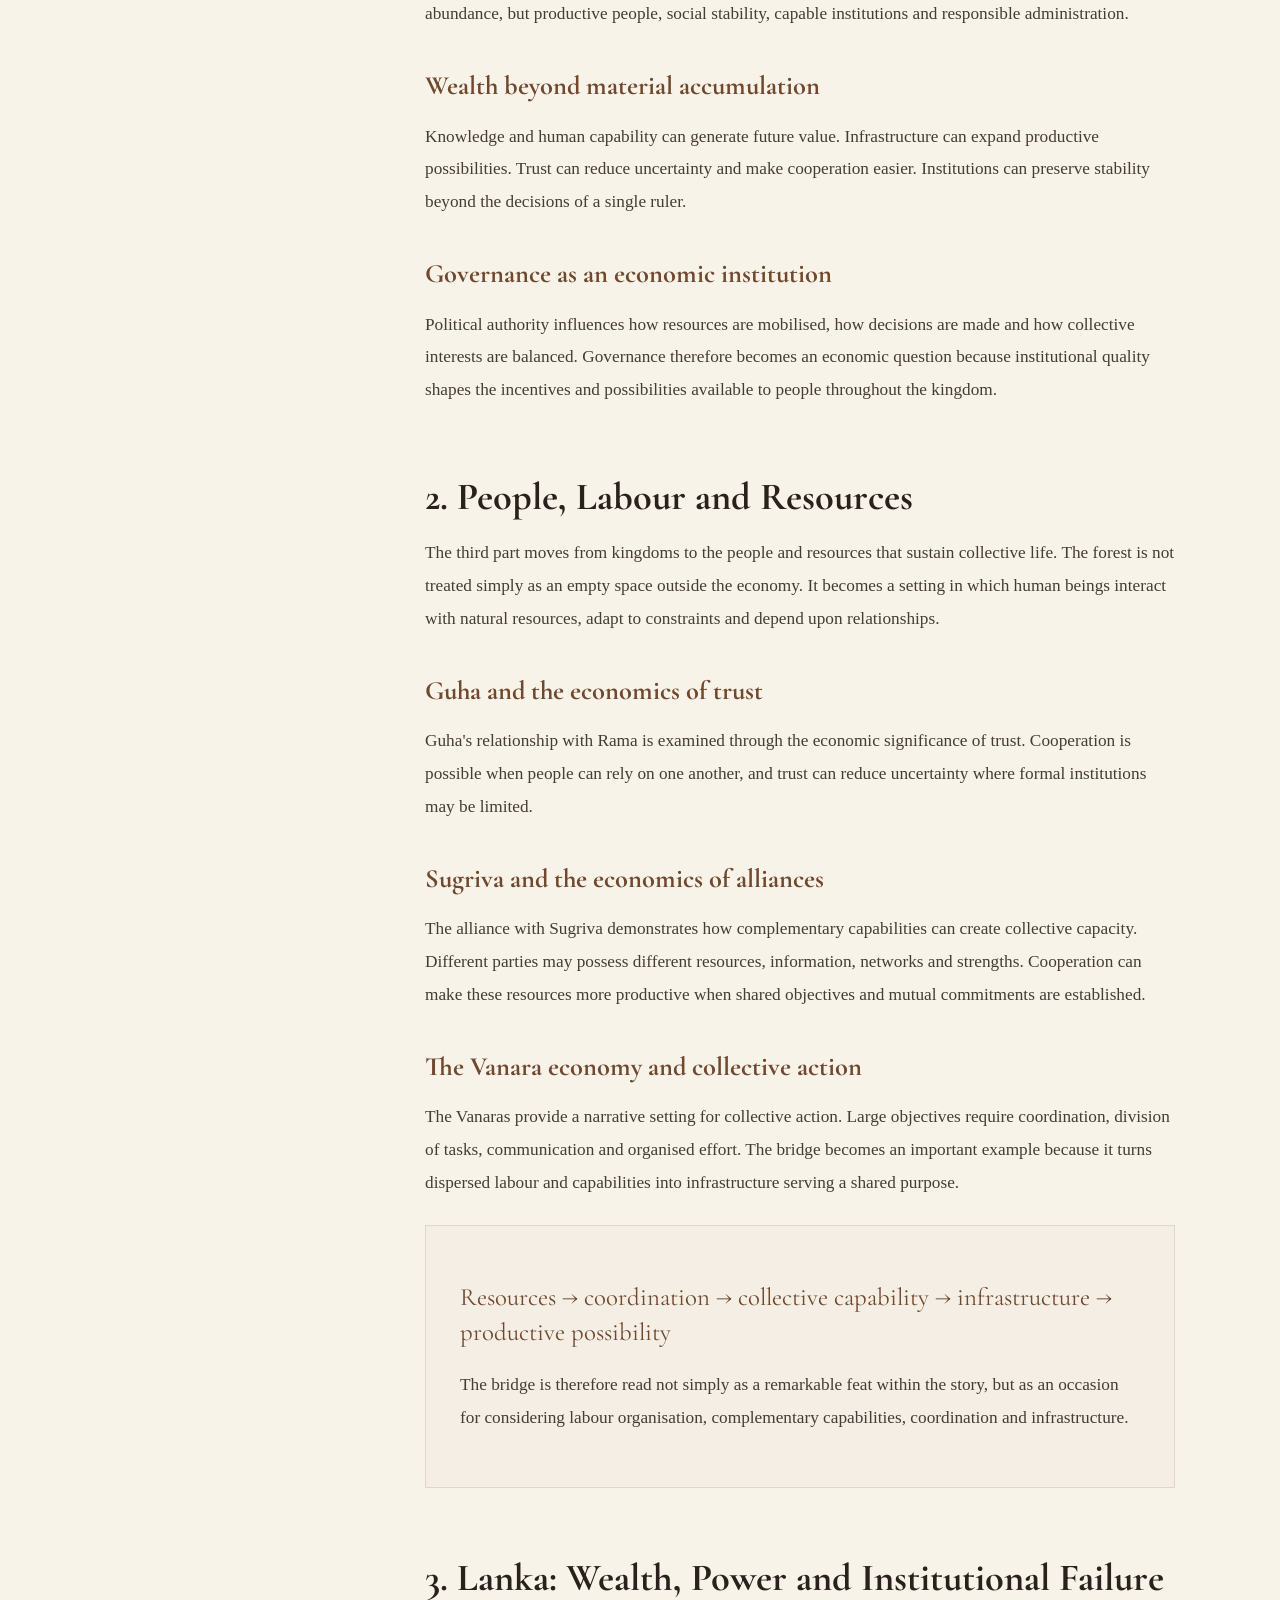
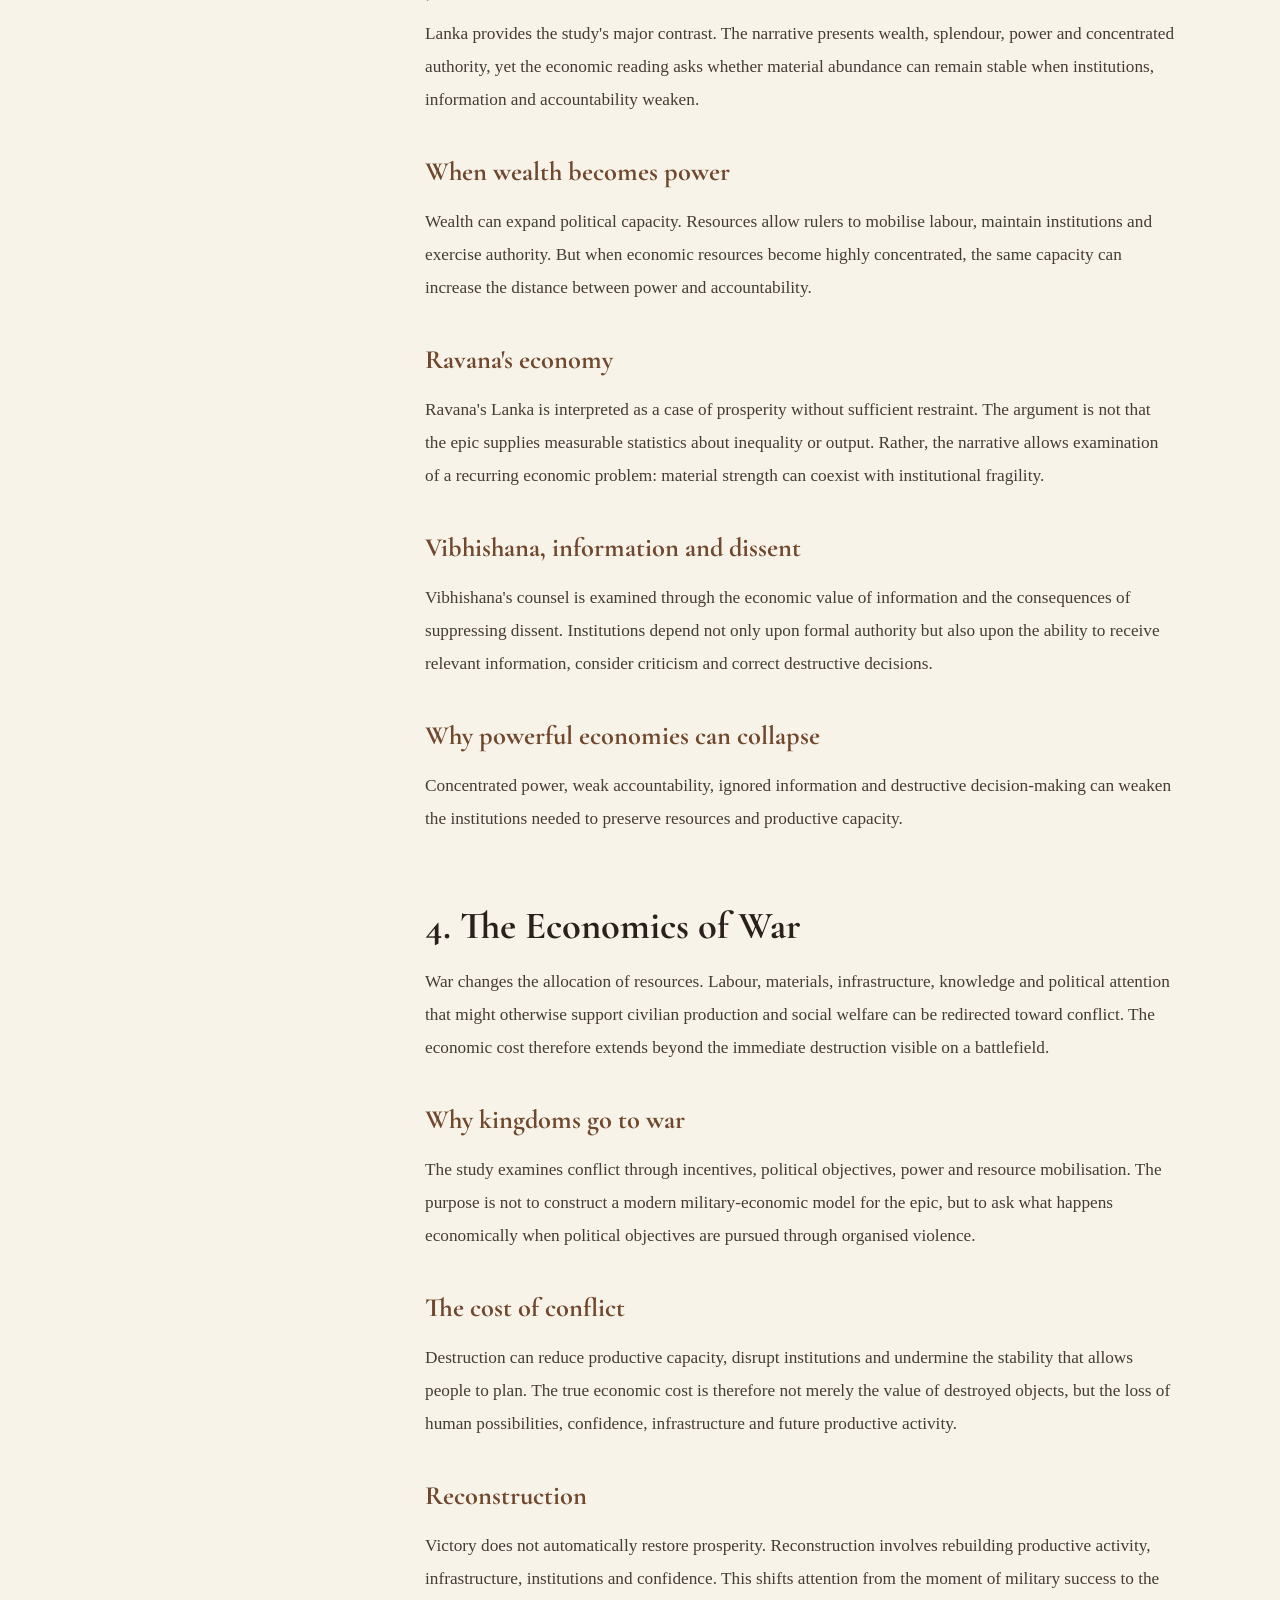
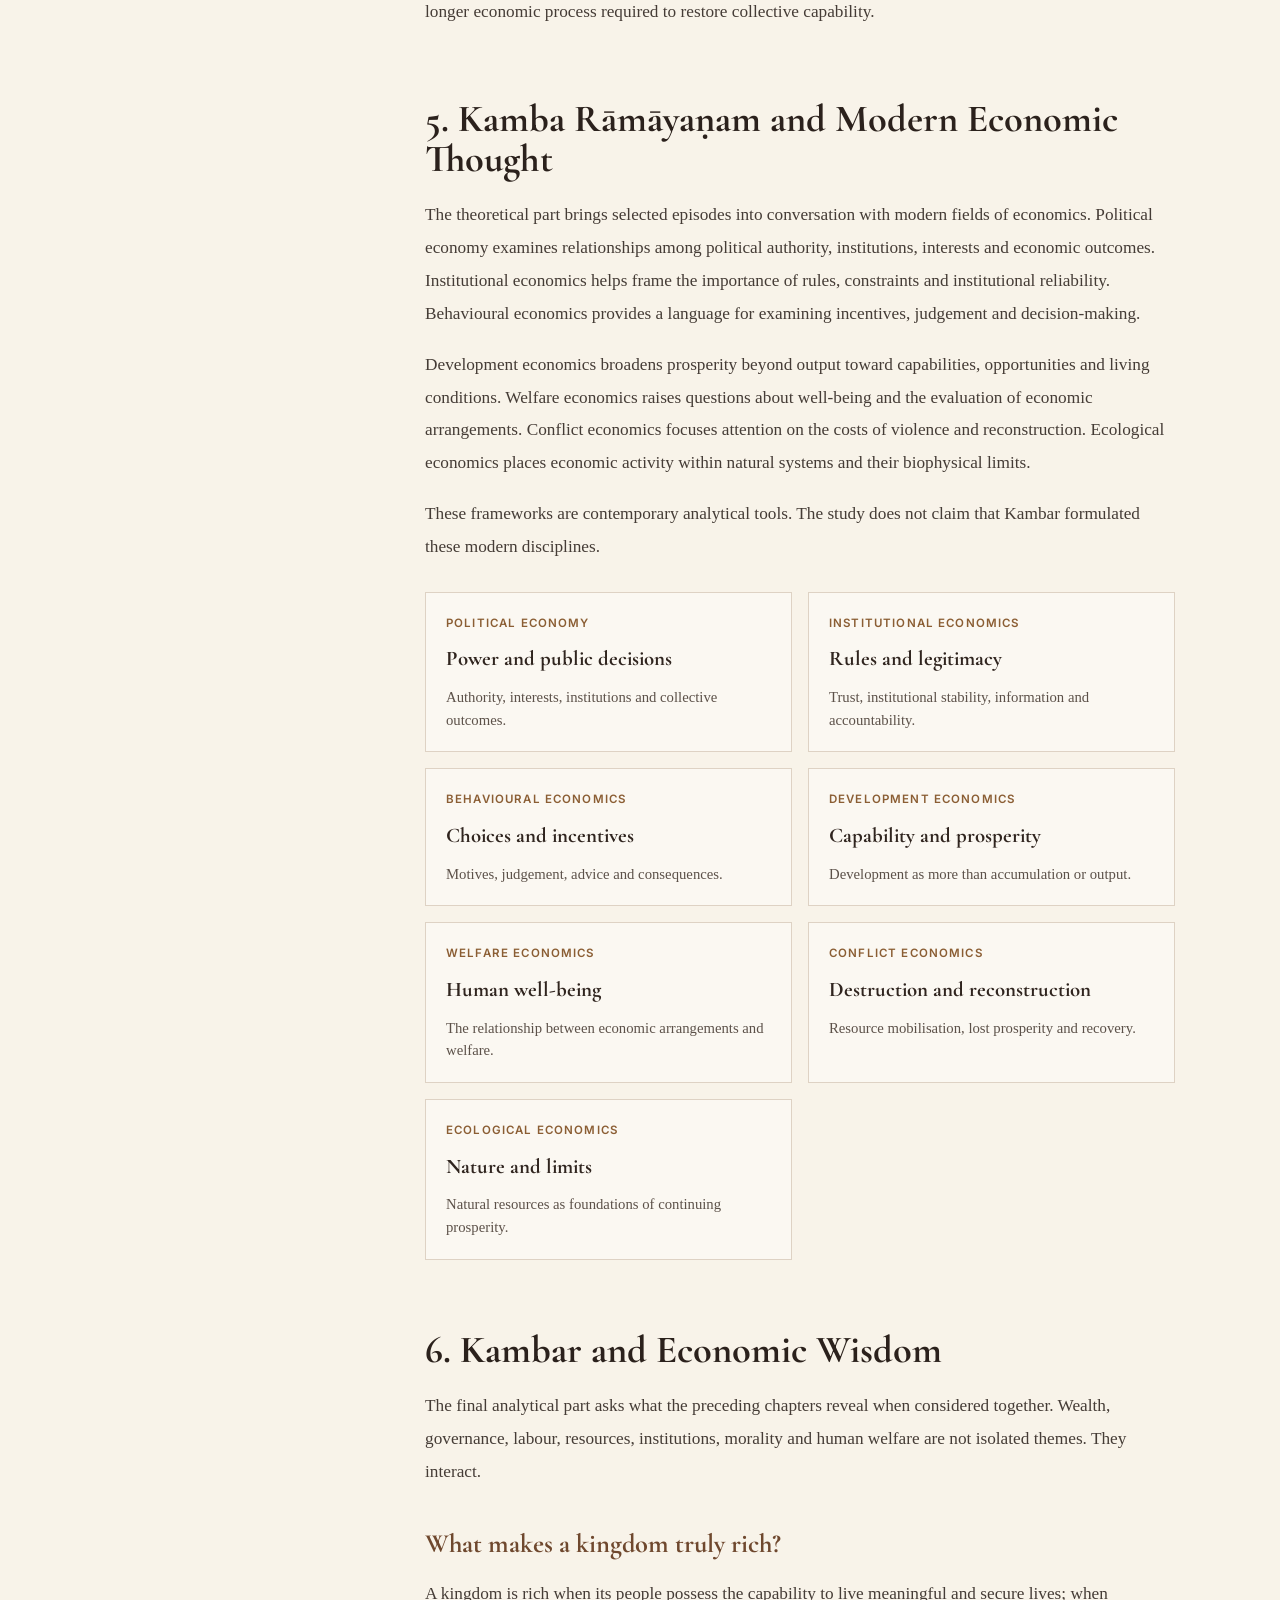
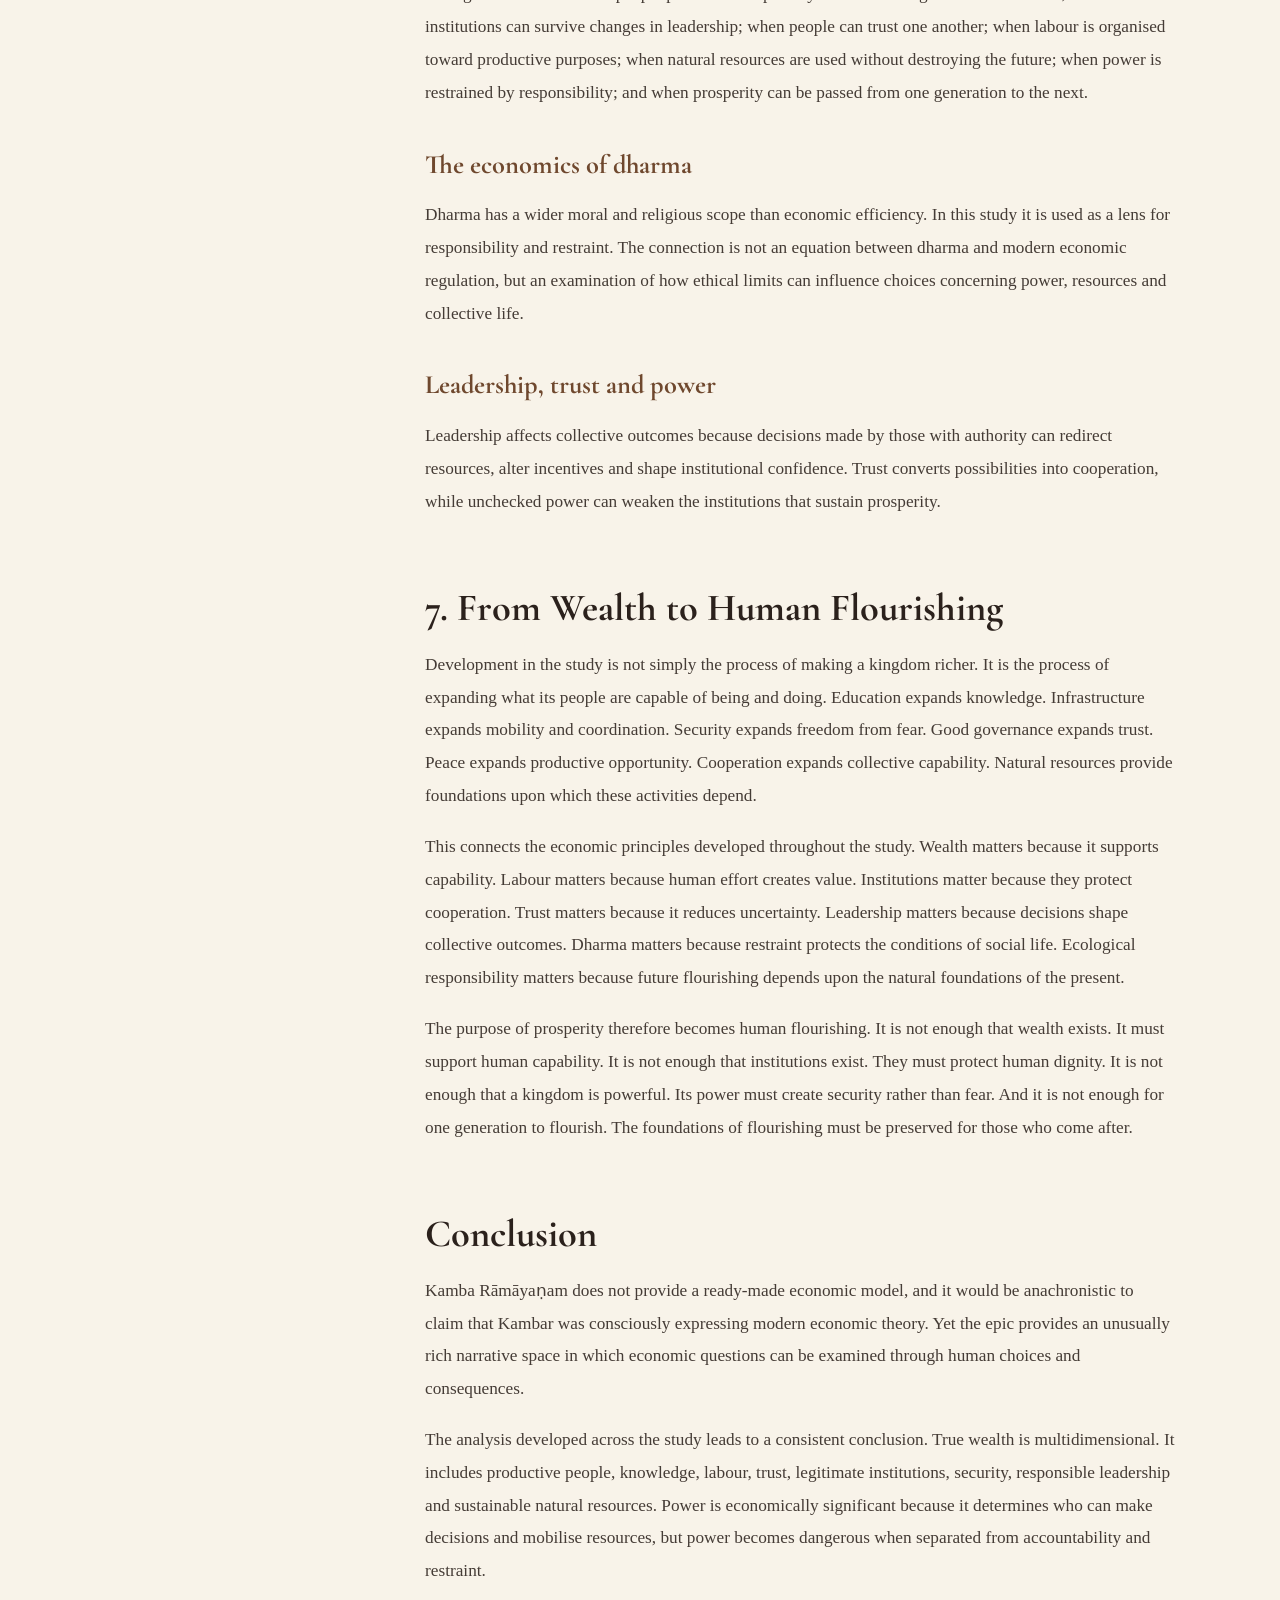
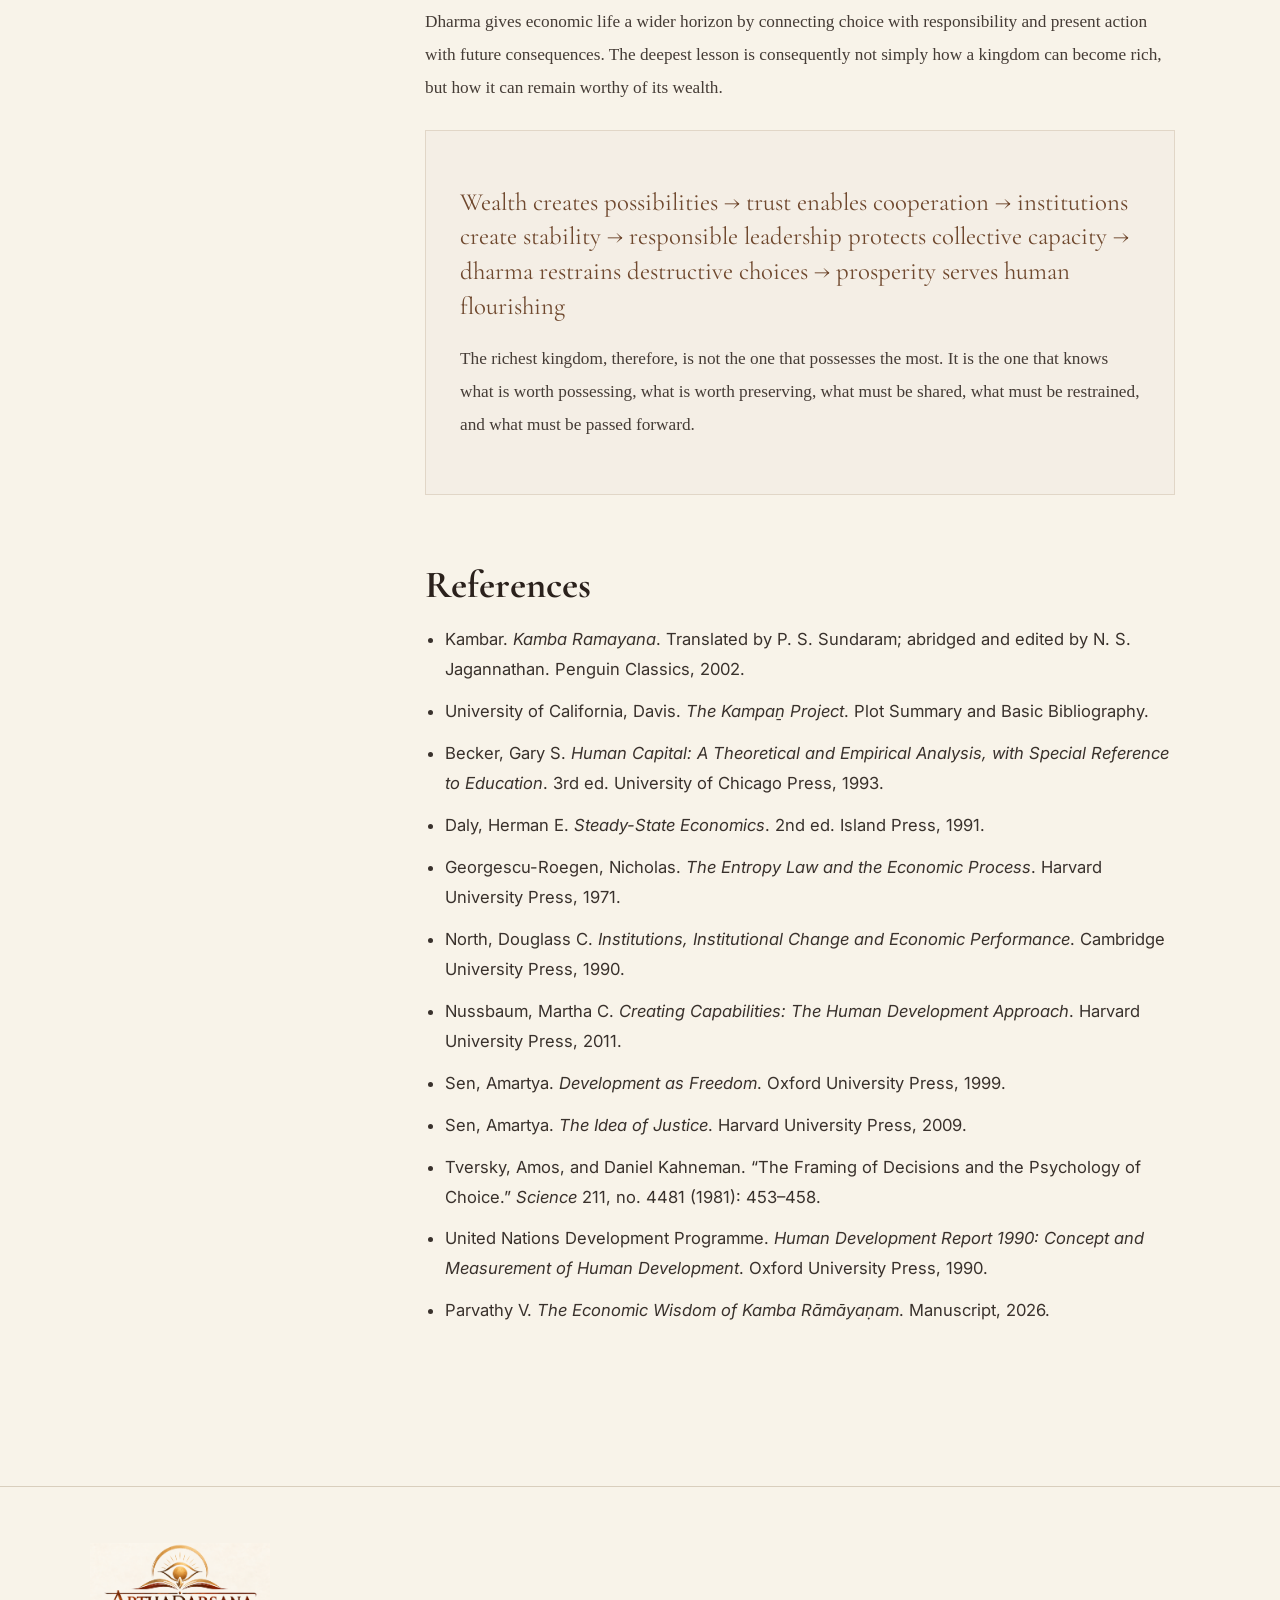
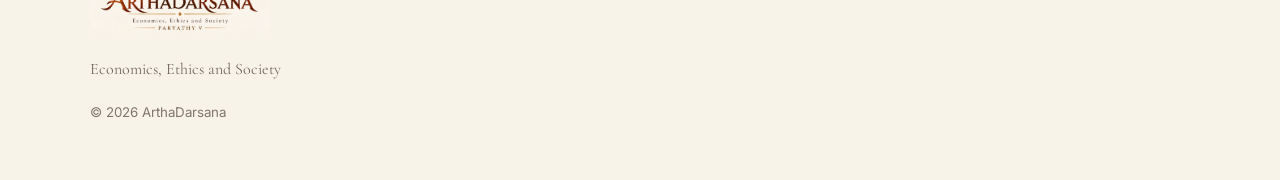
<file: research-kamba-new.html>
<!doctype html>
<html lang="en">
<head>
<meta charset="utf-8">
<meta name="viewport" content="width=device-width,initial-scale=1">
<meta name="description" content="The Economic Wisdom of Kamba Rāmāyaṇam | ArthaDarsana">
<title>The Economic Wisdom of Kamba Rāmāyaṇam | ArthaDarsana</title>
<link rel="preconnect" href="https://fonts.googleapis.com">
<link rel="preconnect" href="https://fonts.gstatic.com" crossorigin>
<link href="https://fonts.googleapis.com/css2?family=Cormorant+Garamond:wght@500;600;700&family=Inter:wght@400;500;600&display=swap" rel="stylesheet">
<link rel="stylesheet" href="styles.css">
<style>
.paper-shell{max-width:1180px;margin:0 auto;padding:80px 55px 90px}
.paper-shell .back{display:inline-block;margin-bottom:32px;color:#6d4b34;text-decoration:none;font-size:.8rem;letter-spacing:.08em}
.paper-kicker{font-size:.78rem;letter-spacing:.13em;color:#8b5e34;font-weight:600}
.paper-title{font-family:'Cormorant Garamond',serif;font-size:clamp(3.5rem,7vw,6.5rem);line-height:.9;max-width:950px;margin:20px 0;color:#241d19}
.paper-subtitle{font-family:'Cormorant Garamond',serif;font-size:1.65rem;line-height:1.35;color:#75675d;max-width:780px}
.paper-rule{height:1px;background:#d8c8b4;margin:55px 0 70px}
.paper-grid{display:grid;grid-template-columns:250px minmax(0,1fr);gap:70px}
.paper-toc{border-left:1px solid #d8c8b4;padding:20px 0 20px 25px;align-self:start;position:sticky;top:25px}
.paper-toc strong{display:block;text-transform:uppercase;letter-spacing:.12em;font-size:.8rem;margin-bottom:24px}
.paper-toc a{display:block;color:#443a33;text-decoration:none;margin:0 0 17px;font-size:.95rem;line-height:1.35}
.paper-body{font-size:1.04rem;line-height:1.8;color:#39312c}
.paper-body section{margin-bottom:70px;scroll-margin-top:30px}
.paper-body h2{font-family:'Cormorant Garamond',serif;font-size:2.4rem;line-height:1.05;color:#2b211c;margin:0 0 20px}
.paper-body h3{font-family:'Cormorant Garamond',serif;font-size:1.65rem;color:#6f482e;margin:32px 0 10px}
.paper-body p{margin:0 0 18px}
.abstract{font-size:1.12rem;color:#4c4139}
.note{font-size:.9rem;color:#6b625b;border-left:2px solid #d8c8b4;padding-left:18px}
.synthesis{background:#f4eee5;padding:34px;border:1px solid #e1d6c7;margin-top:25px}
.flow{font-family:'Cormorant Garamond',serif;font-size:1.55rem;line-height:1.4;color:#6f482e;margin:20px 0}
.map{display:grid;grid-template-columns:1fr 1fr;gap:16px;margin-top:28px}
.map-card{border:1px solid #ded2c4;padding:20px;background:#fbf8f2}
.map-card span{display:block;font-size:.72rem;letter-spacing:.1em;color:#8b5e34;font-weight:600;margin-bottom:7px}
.map-card strong{font-family:'Cormorant Garamond',serif;font-size:1.3rem;color:#30251f}
.map-card p{font-size:.92rem;line-height:1.55;margin:8px 0 0;color:#5c5149}
.refs{padding-left:20px}.refs li{margin-bottom:12px}
@media(max-width:800px){
.paper-shell{padding:55px 20px 70px}.paper-grid{display:block}.paper-toc{position:relative;top:auto;margin-bottom:45px;padding:16px 0 10px 16px}
.paper-title{font-size:3.25rem}.paper-subtitle{font-size:1.35rem}.paper-body{font-size:1rem}
.paper-body section{margin-bottom:52px}.map{grid-template-columns:1fr}.synthesis{padding:24px}}
</style>
</head>
<body>
<header class="nav">
<a href="index.html" class="logo-link"><img src="arthadarsana-logo.png" alt="ArthaDarsana"></a>
<button class="menu" aria-label="Open navigation">☰</button>
<nav class="links"><a href="index.html">Home</a><a href="research.html">Research</a><a href="themes.html">Themes</a><a href="publications.html">Publications</a><a href="about.html">About</a><button class="search" aria-label="Search">⌕</button></nav>
</header>
<main class="paper-shell">
<a class="back" href="research.html">← BACK TO RESEARCH</a>
<p class="paper-kicker">RESEARCH PAPER · KAMBA RĀMĀYAṆAM</p>
<h1 class="paper-title">The Economic Wisdom of Kamba Rāmāyaṇam</h1>
<p class="paper-subtitle">A Contemporary Interpretation of Wealth, Power, Dharma and Prosperity</p>
<div class="paper-rule"></div>
<div class="paper-grid">
<aside class="paper-toc"><strong>In this paper</strong>
<a href="#abstract">Abstract</a><a href="#introduction">Introduction</a><a href="#method">Method</a>
<a href="#kingdoms">Kingdoms, Wealth and Governance</a><a href="#people">People, Labour and Resources</a>
<a href="#lanka">Lanka: Wealth and Power</a><a href="#war">The Economics of War</a>
<a href="#theory">Theoretical Conversations</a><a href="#wisdom">Kambar and Economic Wisdom</a>
<a href="#flourishing">Human Flourishing</a><a href="#conclusion">Conclusion</a><a href="#references">References</a>
</aside>
<article class="paper-body">

<section id="abstract"><h2>Abstract</h2>
<p class="abstract">Kamba Rāmāyaṇam is not an economics textbook, yet its kingdoms, relationships, decisions, alliances and conflicts provide a rich narrative field in which questions of resources, incentives, governance, labour, trust, power, conflict, ecology and human welfare can be examined. This research asks a central question: <em>what makes a kingdom truly rich?</em></p>
<p>The study compares Ayodhya, the forest, Kishkindha and Lanka, and examines the choices of Rama, Bharata, Kaikeyi, Guha, Sugriva, Vibhishana and Ravana. Material abundance is treated as only one component of prosperity. Productive people, knowledge, organised labour, trust, legitimate institutions, responsible leadership, security and sustainable natural resources form a deeper conception of economic wealth.</p>
<p>The analysis considers Rama's exile through opportunity cost and legitimacy, Bharata's conduct through institutional trust, Guha and Sugriva through trust and alliances, the Vanaras and the bridge through collective capability, labour and infrastructure, and Lanka through the fragility that can accompany concentrated wealth and power when accountability, dissent and restraint weaken. The economics of conflict is examined through the redirection of labour and resources toward destruction and the long process of reconstruction.</p>
<p>The contribution is interpretive rather than historical. Modern economic concepts are used as analytical lenses, not attributed as conscious theories of Kambar. The study ultimately proposes a conception of responsible prosperity: wealth with purpose, power with restraint, development with sustainability, and leadership with accountability.</p>
</section>

<section id="introduction"><h2>Introduction</h2>
<p>Kamba Rāmāyaṇam is conventionally approached through literature, devotion, philosophy, ethics, language and cultural history. An additional reading becomes possible when the epic is examined through questions that define economic life: How are scarce resources used? What creates prosperity? What happens when private motives influence public decisions? Why does cooperation succeed in some situations and fail in others? How do institutions, trust and leadership affect collective outcomes? What are the economic costs of conflict? And what should a society preserve for the future?</p>
<p>To read Kamba Rāmāyaṇam economically does not mean reducing poetry to money. Economics, in its broader sense, examines how human beings use limited resources to pursue competing objectives, how incentives influence behaviour, how institutions shape outcomes, and how societies organise themselves to create and distribute well-being. In that broader sense, the epic presents a rich landscape of economic choices and consequences.</p>
<p>The kingdoms considered in this study are literary worlds, not statistical reconstructions of historical economies. Descriptions of abundance, virtue and power are shaped by poetic and religious purposes. The economic reading therefore explores questions suggested by the narrative rather than treating literary descriptions as modern economic data.</p>
<p>The study follows economic consequences across different settings. Ayodhya provides a setting for governance, legitimacy and political choice. The forest reveals resource dependence and adaptation. Kishkindha opens questions of trust, alliances and collective action. Lanka provides a contrasting study of wealth, power, inequality, information and institutional failure.</p>
</section>

<section id="method"><h2>Method</h2>
<p>The method begins with a narrative situation, identifies the economic question it raises, introduces a relevant modern concept, and then considers both the insight and the limits of the comparison. The epic remains a work of poetry, ethics, religion and cultural imagination whose meaning exceeds any single analytical lens.</p>
<p>The research is organised into thirty-eight chapters across seven analytical parts. These parts move from kingdoms and governance to political decisions, people and resources, Lanka, war, theoretical conversations and finally a synthesis of Kambar's economic vision.</p>
<p>Political economy, institutional economics, behavioural economics, development economics, welfare economics, conflict economics and ecological economics provide contemporary categories for asking questions of the narrative. They do not establish that Kambar consciously formulated these modern theories.</p>
<p class="note">The manuscript treats episode summaries as paraphrases and does not provide edition-specific Tamil verse references. This page therefore presents the economic interpretation without inventing verse citations or treating the study as a verse-by-verse commentary.</p>
</section>

<section id="kingdoms"><h2>1. Kingdoms, Wealth and Governance</h2>
<p>The opening part asks what makes a kingdom prosperous. The answer begins by widening the meaning of wealth. A kingdom's productive capacity includes its people, knowledge, land, natural resources, infrastructure, institutions and systems of coordination. A treasury may represent accumulated wealth, but it does not by itself demonstrate lasting prosperity.</p>
<h3>Ayodhya and the foundations of prosperity</h3>
<p>Ayodhya is examined as a political and economic order in which governance affects the conditions under which people live and cooperate. The study asks what lies behind a prosperous kingdom: not merely visible abundance, but productive people, social stability, capable institutions and responsible administration.</p>
<h3>Wealth beyond material accumulation</h3>
<p>Knowledge and human capability can generate future value. Infrastructure can expand productive possibilities. Trust can reduce uncertainty and make cooperation easier. Institutions can preserve stability beyond the decisions of a single ruler.</p>
<h3>Governance as an economic institution</h3>
<p>Political authority influences how resources are mobilised, how decisions are made and how collective interests are balanced. Governance therefore becomes an economic question because institutional quality shapes the incentives and possibilities available to people throughout the kingdom.</p>
</section>

<section id="people"><h2>2. People, Labour and Resources</h2>
<p>The third part moves from kingdoms to the people and resources that sustain collective life. The forest is not treated simply as an empty space outside the economy. It becomes a setting in which human beings interact with natural resources, adapt to constraints and depend upon relationships.</p>
<h3>Guha and the economics of trust</h3>
<p>Guha's relationship with Rama is examined through the economic significance of trust. Cooperation is possible when people can rely on one another, and trust can reduce uncertainty where formal institutions may be limited.</p>
<h3>Sugriva and the economics of alliances</h3>
<p>The alliance with Sugriva demonstrates how complementary capabilities can create collective capacity. Different parties may possess different resources, information, networks and strengths. Cooperation can make these resources more productive when shared objectives and mutual commitments are established.</p>
<h3>The Vanara economy and collective action</h3>
<p>The Vanaras provide a narrative setting for collective action. Large objectives require coordination, division of tasks, communication and organised effort. The bridge becomes an important example because it turns dispersed labour and capabilities into infrastructure serving a shared purpose.</p>
<div class="synthesis"><div class="flow">Resources → coordination → collective capability → infrastructure → productive possibility</div>
<p>The bridge is therefore read not simply as a remarkable feat within the story, but as an occasion for considering labour organisation, complementary capabilities, coordination and infrastructure.</p></div>
</section>

<section id="lanka"><h2>3. Lanka: Wealth, Power and Institutional Failure</h2>
<p>Lanka provides the study's major contrast. The narrative presents wealth, splendour, power and concentrated authority, yet the economic reading asks whether material abundance can remain stable when institutions, information and accountability weaken.</p>
<h3>When wealth becomes power</h3>
<p>Wealth can expand political capacity. Resources allow rulers to mobilise labour, maintain institutions and exercise authority. But when economic resources become highly concentrated, the same capacity can increase the distance between power and accountability.</p>
<h3>Ravana's economy</h3>
<p>Ravana's Lanka is interpreted as a case of prosperity without sufficient restraint. The argument is not that the epic supplies measurable statistics about inequality or output. Rather, the narrative allows examination of a recurring economic problem: material strength can coexist with institutional fragility.</p>
<h3>Vibhishana, information and dissent</h3>
<p>Vibhishana's counsel is examined through the economic value of information and the consequences of suppressing dissent. Institutions depend not only upon formal authority but also upon the ability to receive relevant information, consider criticism and correct destructive decisions.</p>
<h3>Why powerful economies can collapse</h3>
<p>Concentrated power, weak accountability, ignored information and destructive decision-making can weaken the institutions needed to preserve resources and productive capacity.</p>
</section>

<section id="war"><h2>4. The Economics of War</h2>
<p>War changes the allocation of resources. Labour, materials, infrastructure, knowledge and political attention that might otherwise support civilian production and social welfare can be redirected toward conflict. The economic cost therefore extends beyond the immediate destruction visible on a battlefield.</p>
<h3>Why kingdoms go to war</h3>
<p>The study examines conflict through incentives, political objectives, power and resource mobilisation. The purpose is not to construct a modern military-economic model for the epic, but to ask what happens economically when political objectives are pursued through organised violence.</p>
<h3>The cost of conflict</h3>
<p>Destruction can reduce productive capacity, disrupt institutions and undermine the stability that allows people to plan. The true economic cost is therefore not merely the value of destroyed objects, but the loss of human possibilities, confidence, infrastructure and future productive activity.</p>
<h3>Reconstruction</h3>
<p>Victory does not automatically restore prosperity. Reconstruction involves rebuilding productive activity, infrastructure, institutions and confidence. This shifts attention from the moment of military success to the longer economic process required to restore collective capability.</p>
</section>

<section id="theory"><h2>5. Kamba Rāmāyaṇam and Modern Economic Thought</h2>
<p>The theoretical part brings selected episodes into conversation with modern fields of economics. Political economy examines relationships among political authority, institutions, interests and economic outcomes. Institutional economics helps frame the importance of rules, constraints and institutional reliability. Behavioural economics provides a language for examining incentives, judgement and decision-making.</p>
<p>Development economics broadens prosperity beyond output toward capabilities, opportunities and living conditions. Welfare economics raises questions about well-being and the evaluation of economic arrangements. Conflict economics focuses attention on the costs of violence and reconstruction. Ecological economics places economic activity within natural systems and their biophysical limits.</p>
<p>These frameworks are contemporary analytical tools. The study does not claim that Kambar formulated these modern disciplines.</p>
<div class="map">
<div class="map-card"><span>POLITICAL ECONOMY</span><strong>Power and public decisions</strong><p>Authority, interests, institutions and collective outcomes.</p></div>
<div class="map-card"><span>INSTITUTIONAL ECONOMICS</span><strong>Rules and legitimacy</strong><p>Trust, institutional stability, information and accountability.</p></div>
<div class="map-card"><span>BEHAVIOURAL ECONOMICS</span><strong>Choices and incentives</strong><p>Motives, judgement, advice and consequences.</p></div>
<div class="map-card"><span>DEVELOPMENT ECONOMICS</span><strong>Capability and prosperity</strong><p>Development as more than accumulation or output.</p></div>
<div class="map-card"><span>WELFARE ECONOMICS</span><strong>Human well-being</strong><p>The relationship between economic arrangements and welfare.</p></div>
<div class="map-card"><span>CONFLICT ECONOMICS</span><strong>Destruction and reconstruction</strong><p>Resource mobilisation, lost prosperity and recovery.</p></div>
<div class="map-card"><span>ECOLOGICAL ECONOMICS</span><strong>Nature and limits</strong><p>Natural resources as foundations of continuing prosperity.</p></div>
</div>
</section>

<section id="wisdom"><h2>6. Kambar and Economic Wisdom</h2>
<p>The final analytical part asks what the preceding chapters reveal when considered together. Wealth, governance, labour, resources, institutions, morality and human welfare are not isolated themes. They interact.</p>
<h3>What makes a kingdom truly rich?</h3>
<p>A kingdom is rich when its people possess the capability to live meaningful and secure lives; when institutions can survive changes in leadership; when people can trust one another; when labour is organised toward productive purposes; when natural resources are used without destroying the future; when power is restrained by responsibility; and when prosperity can be passed from one generation to the next.</p>
<h3>The economics of dharma</h3>
<p>Dharma has a wider moral and religious scope than economic efficiency. In this study it is used as a lens for responsibility and restraint. The connection is not an equation between dharma and modern economic regulation, but an examination of how ethical limits can influence choices concerning power, resources and collective life.</p>
<h3>Leadership, trust and power</h3>
<p>Leadership affects collective outcomes because decisions made by those with authority can redirect resources, alter incentives and shape institutional confidence. Trust converts possibilities into cooperation, while unchecked power can weaken the institutions that sustain prosperity.</p>
</section>

<section id="flourishing"><h2>7. From Wealth to Human Flourishing</h2>
<p>Development in the study is not simply the process of making a kingdom richer. It is the process of expanding what its people are capable of being and doing. Education expands knowledge. Infrastructure expands mobility and coordination. Security expands freedom from fear. Good governance expands trust. Peace expands productive opportunity. Cooperation expands collective capability. Natural resources provide foundations upon which these activities depend.</p>
<p>This connects the economic principles developed throughout the study. Wealth matters because it supports capability. Labour matters because human effort creates value. Institutions matter because they protect cooperation. Trust matters because it reduces uncertainty. Leadership matters because decisions shape collective outcomes. Dharma matters because restraint protects the conditions of social life. Ecological responsibility matters because future flourishing depends upon the natural foundations of the present.</p>
<p>The purpose of prosperity therefore becomes human flourishing. It is not enough that wealth exists. It must support human capability. It is not enough that institutions exist. They must protect human dignity. It is not enough that a kingdom is powerful. Its power must create security rather than fear. And it is not enough for one generation to flourish. The foundations of flourishing must be preserved for those who come after.</p>
</section>

<section id="conclusion"><h2>Conclusion</h2>
<p>Kamba Rāmāyaṇam does not provide a ready-made economic model, and it would be anachronistic to claim that Kambar was consciously expressing modern economic theory. Yet the epic provides an unusually rich narrative space in which economic questions can be examined through human choices and consequences.</p>
<p>The analysis developed across the study leads to a consistent conclusion. True wealth is multidimensional. It includes productive people, knowledge, labour, trust, legitimate institutions, security, responsible leadership and sustainable natural resources. Power is economically significant because it determines who can make decisions and mobilise resources, but power becomes dangerous when separated from accountability and restraint.</p>
<p>Dharma gives economic life a wider horizon by connecting choice with responsibility and present action with future consequences. The deepest lesson is consequently not simply how a kingdom can become rich, but how it can remain worthy of its wealth.</p>
<div class="synthesis"><div class="flow">Wealth creates possibilities → trust enables cooperation → institutions create stability → responsible leadership protects collective capacity → dharma restrains destructive choices → prosperity serves human flourishing</div>
<p>The richest kingdom, therefore, is not the one that possesses the most. It is the one that knows what is worth possessing, what is worth preserving, what must be shared, what must be restrained, and what must be passed forward.</p></div>
</section>

<section id="references"><h2>References</h2>
<ul class="refs">
<li>Kambar. <em>Kamba Ramayana</em>. Translated by P. S. Sundaram; abridged and edited by N. S. Jagannathan. Penguin Classics, 2002.</li>
<li>University of California, Davis. <em>The Kampaṉ Project</em>. Plot Summary and Basic Bibliography.</li>
<li>Becker, Gary S. <em>Human Capital: A Theoretical and Empirical Analysis, with Special Reference to Education</em>. 3rd ed. University of Chicago Press, 1993.</li>
<li>Daly, Herman E. <em>Steady-State Economics</em>. 2nd ed. Island Press, 1991.</li>
<li>Georgescu-Roegen, Nicholas. <em>The Entropy Law and the Economic Process</em>. Harvard University Press, 1971.</li>
<li>North, Douglass C. <em>Institutions, Institutional Change and Economic Performance</em>. Cambridge University Press, 1990.</li>
<li>Nussbaum, Martha C. <em>Creating Capabilities: The Human Development Approach</em>. Harvard University Press, 2011.</li>
<li>Sen, Amartya. <em>Development as Freedom</em>. Oxford University Press, 1999.</li>
<li>Sen, Amartya. <em>The Idea of Justice</em>. Harvard University Press, 2009.</li>
<li>Tversky, Amos, and Daniel Kahneman. “The Framing of Decisions and the Psychology of Choice.” <em>Science</em> 211, no. 4481 (1981): 453–458.</li>
<li>United Nations Development Programme. <em>Human Development Report 1990: Concept and Measurement of Human Development</em>. Oxford University Press, 1990.</li>
<li>Parvathy V. <em>The Economic Wisdom of Kamba Rāmāyaṇam</em>. Manuscript, 2026.</li>
</ul>
</section>
</article></div>
</main>
<footer class="footer"><img src="arthadarsana-logo.png" alt="ArthaDarsana"><p>Economics, Ethics and Society</p><small>© 2026 ArthaDarsana</small></footer>
<script src="script.js"></script>
</body>
</html>
</file>
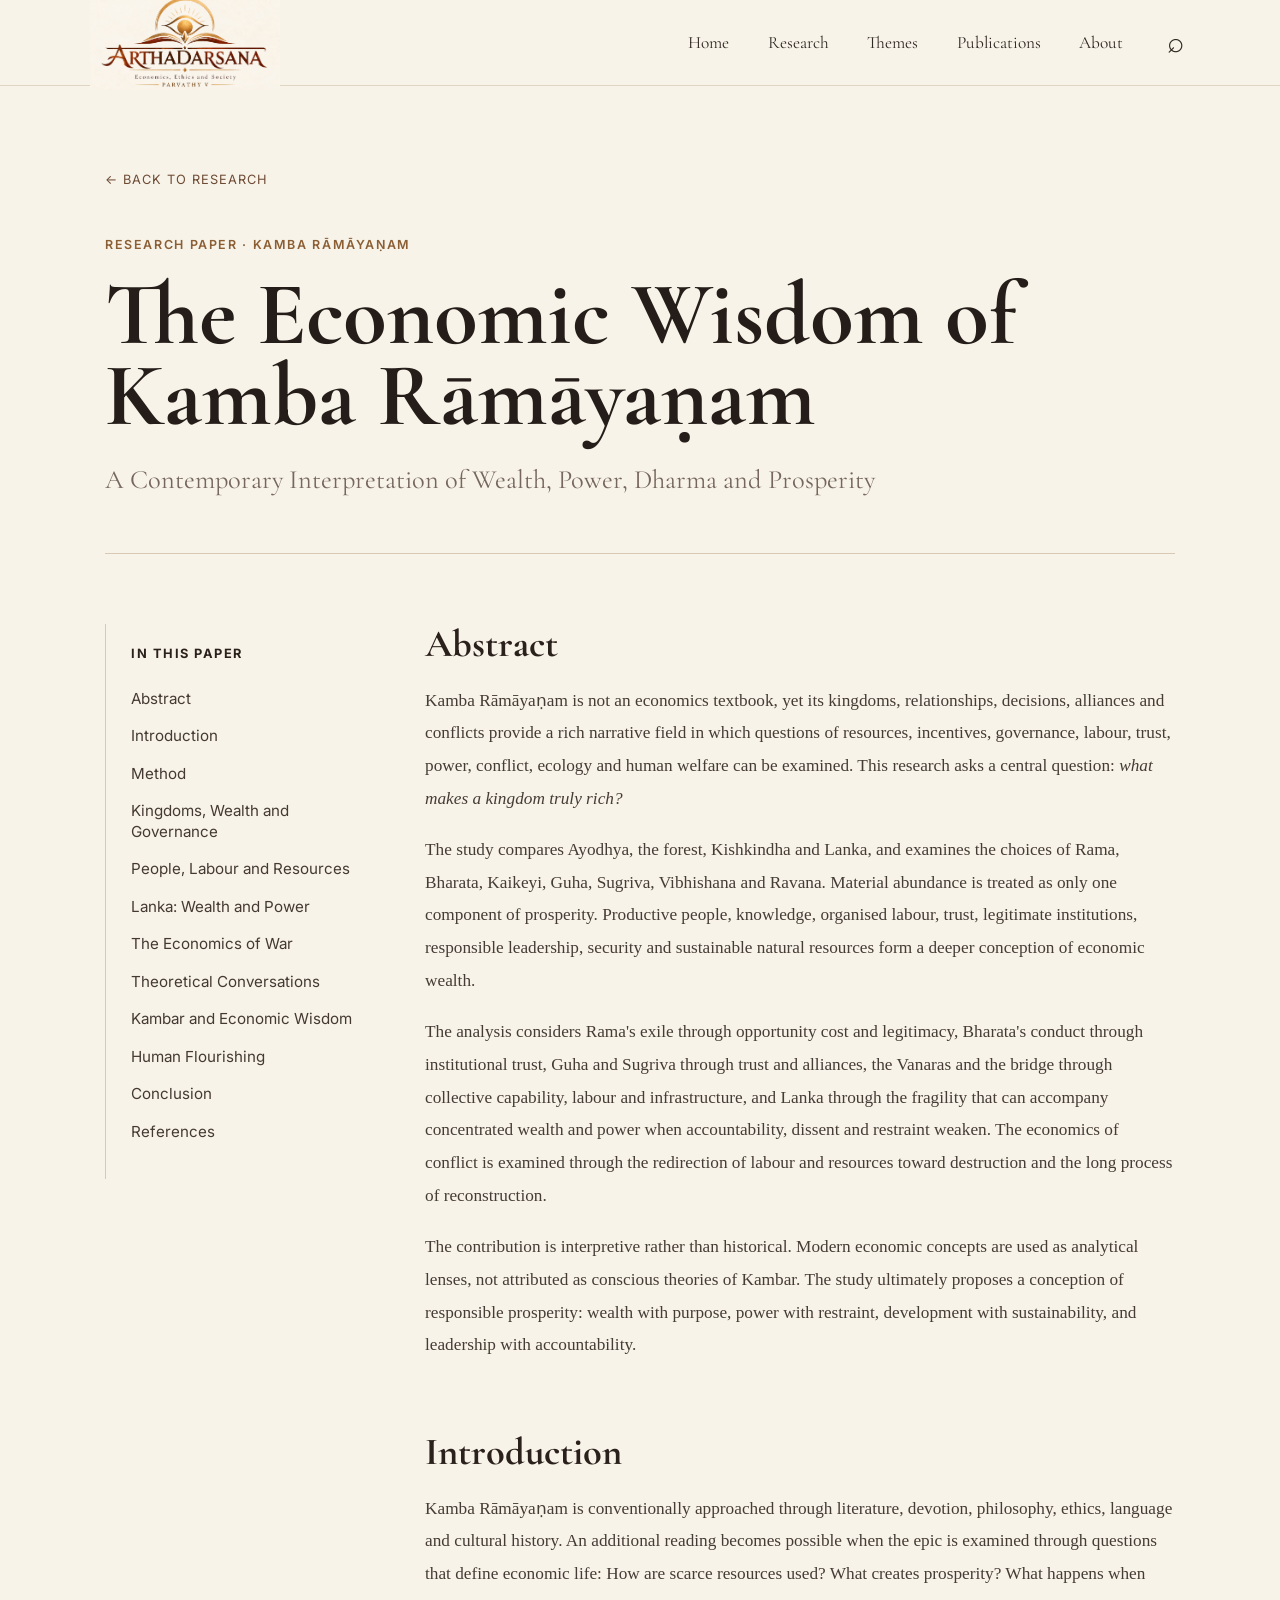
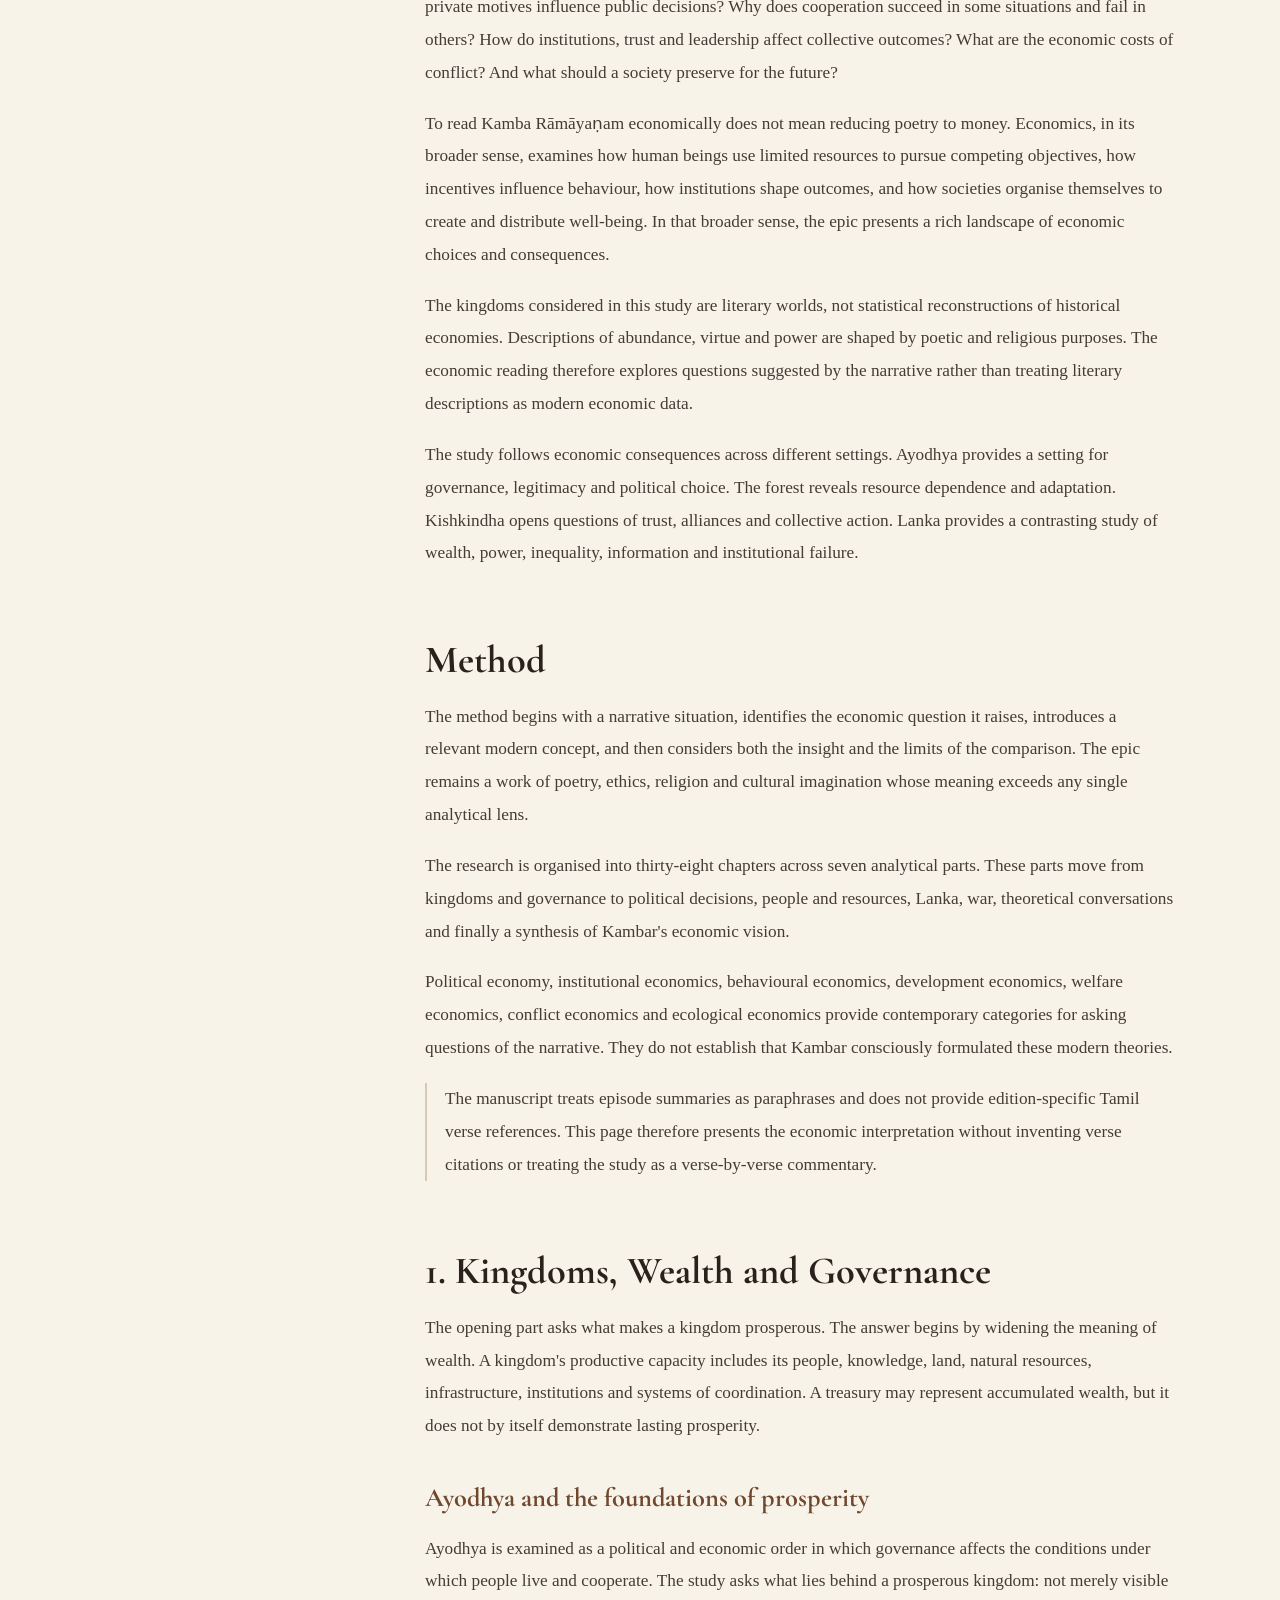
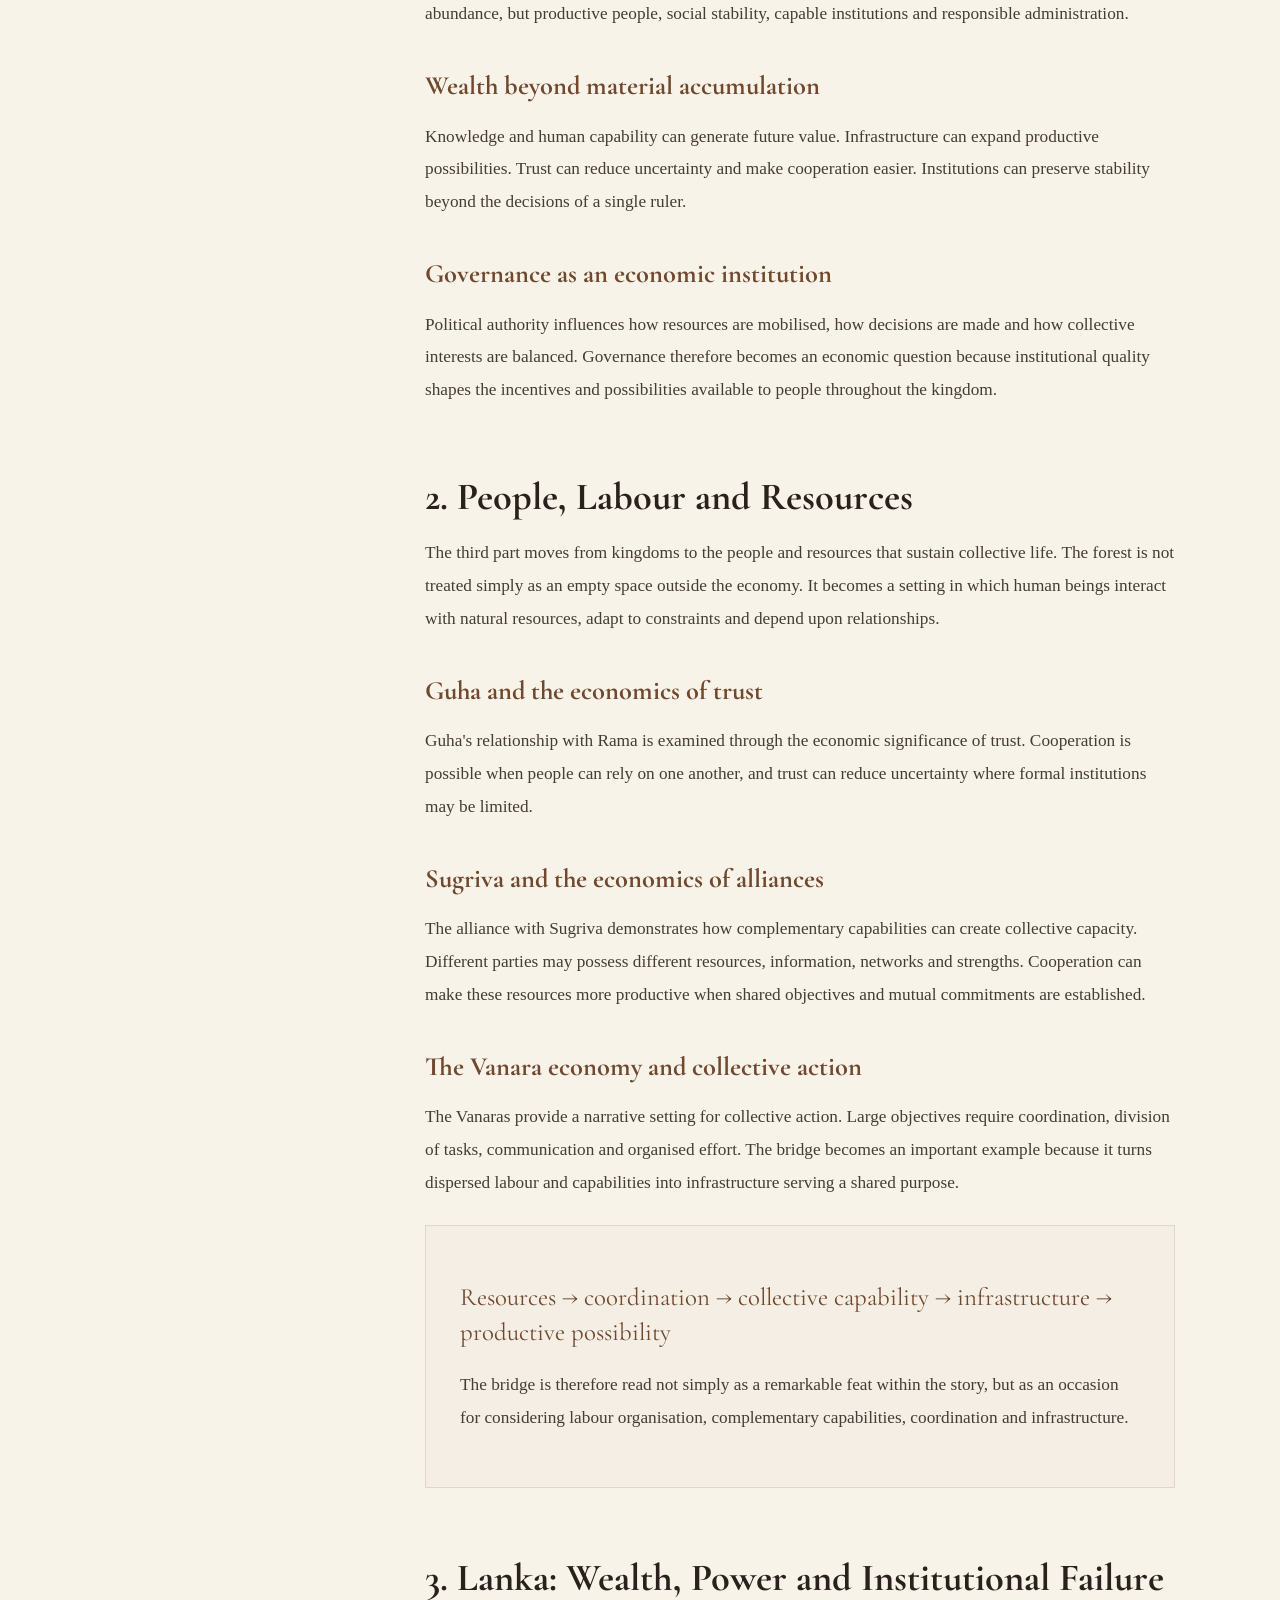
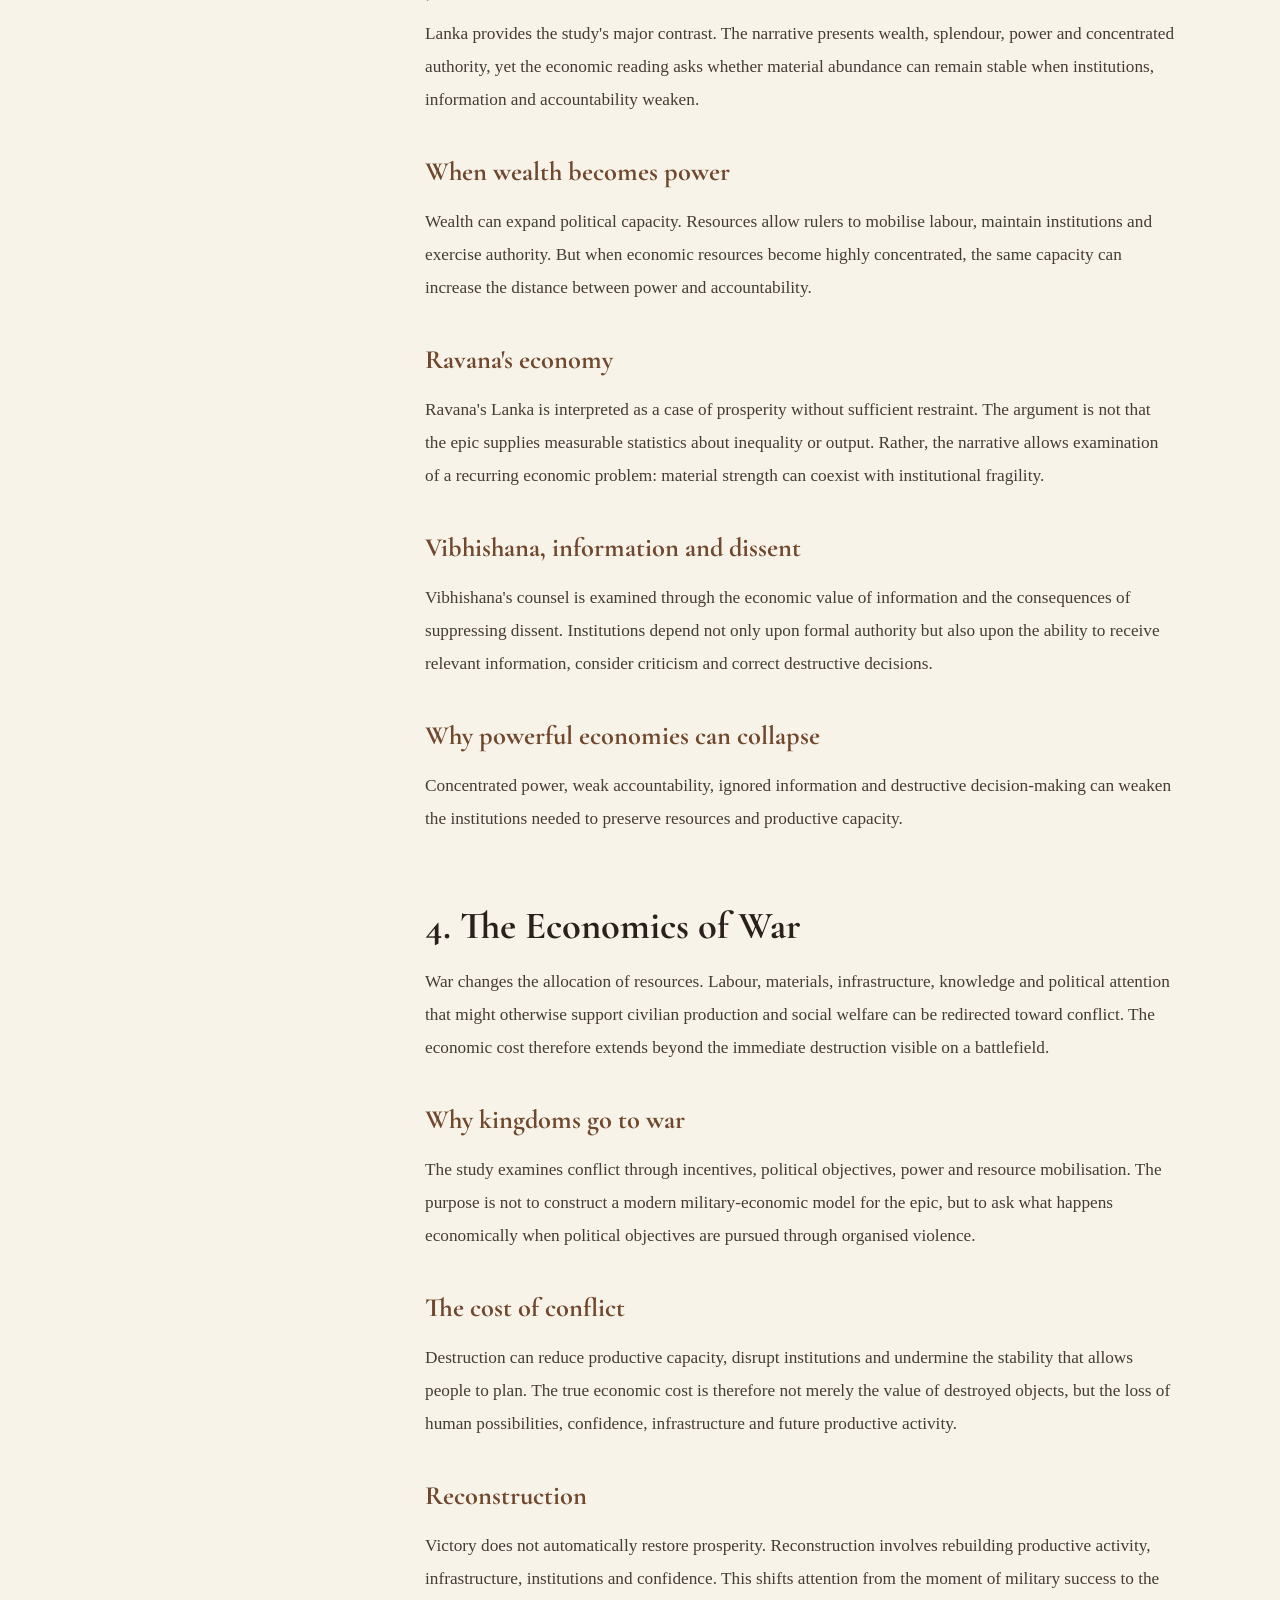
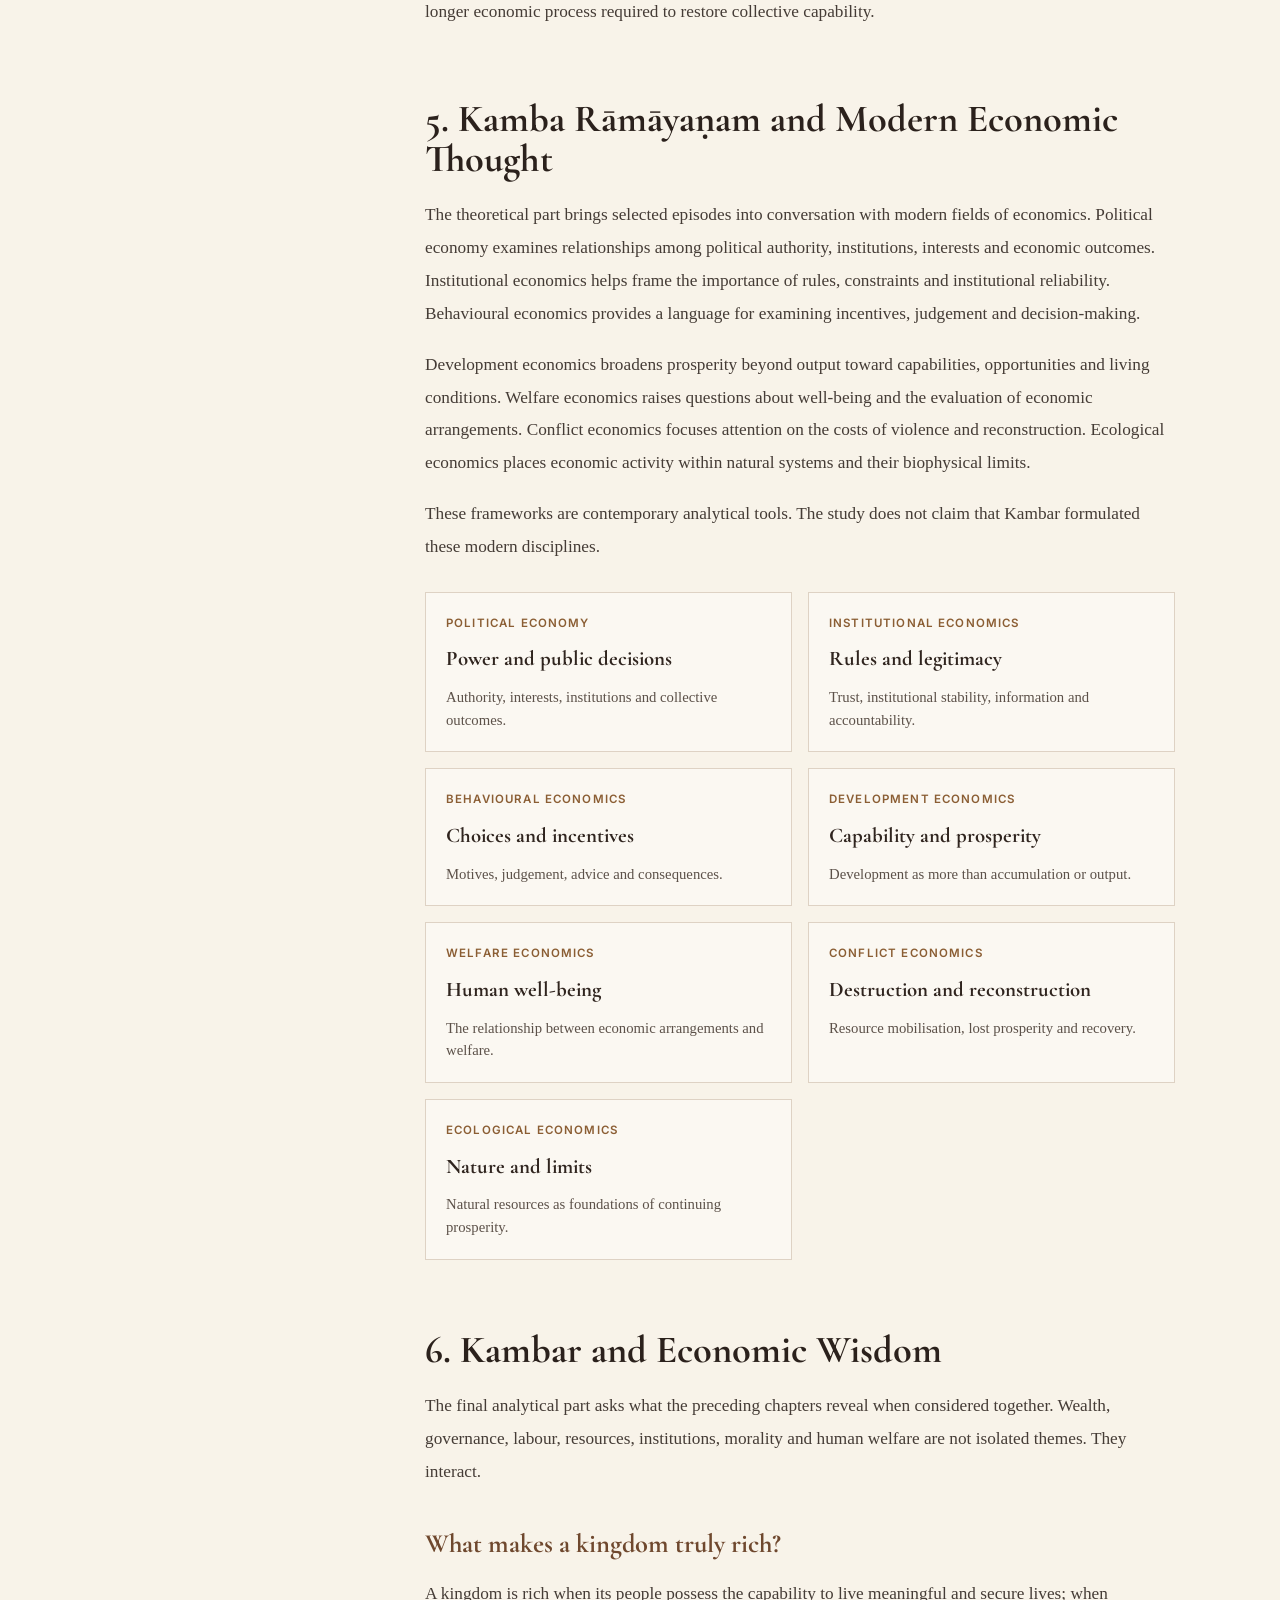
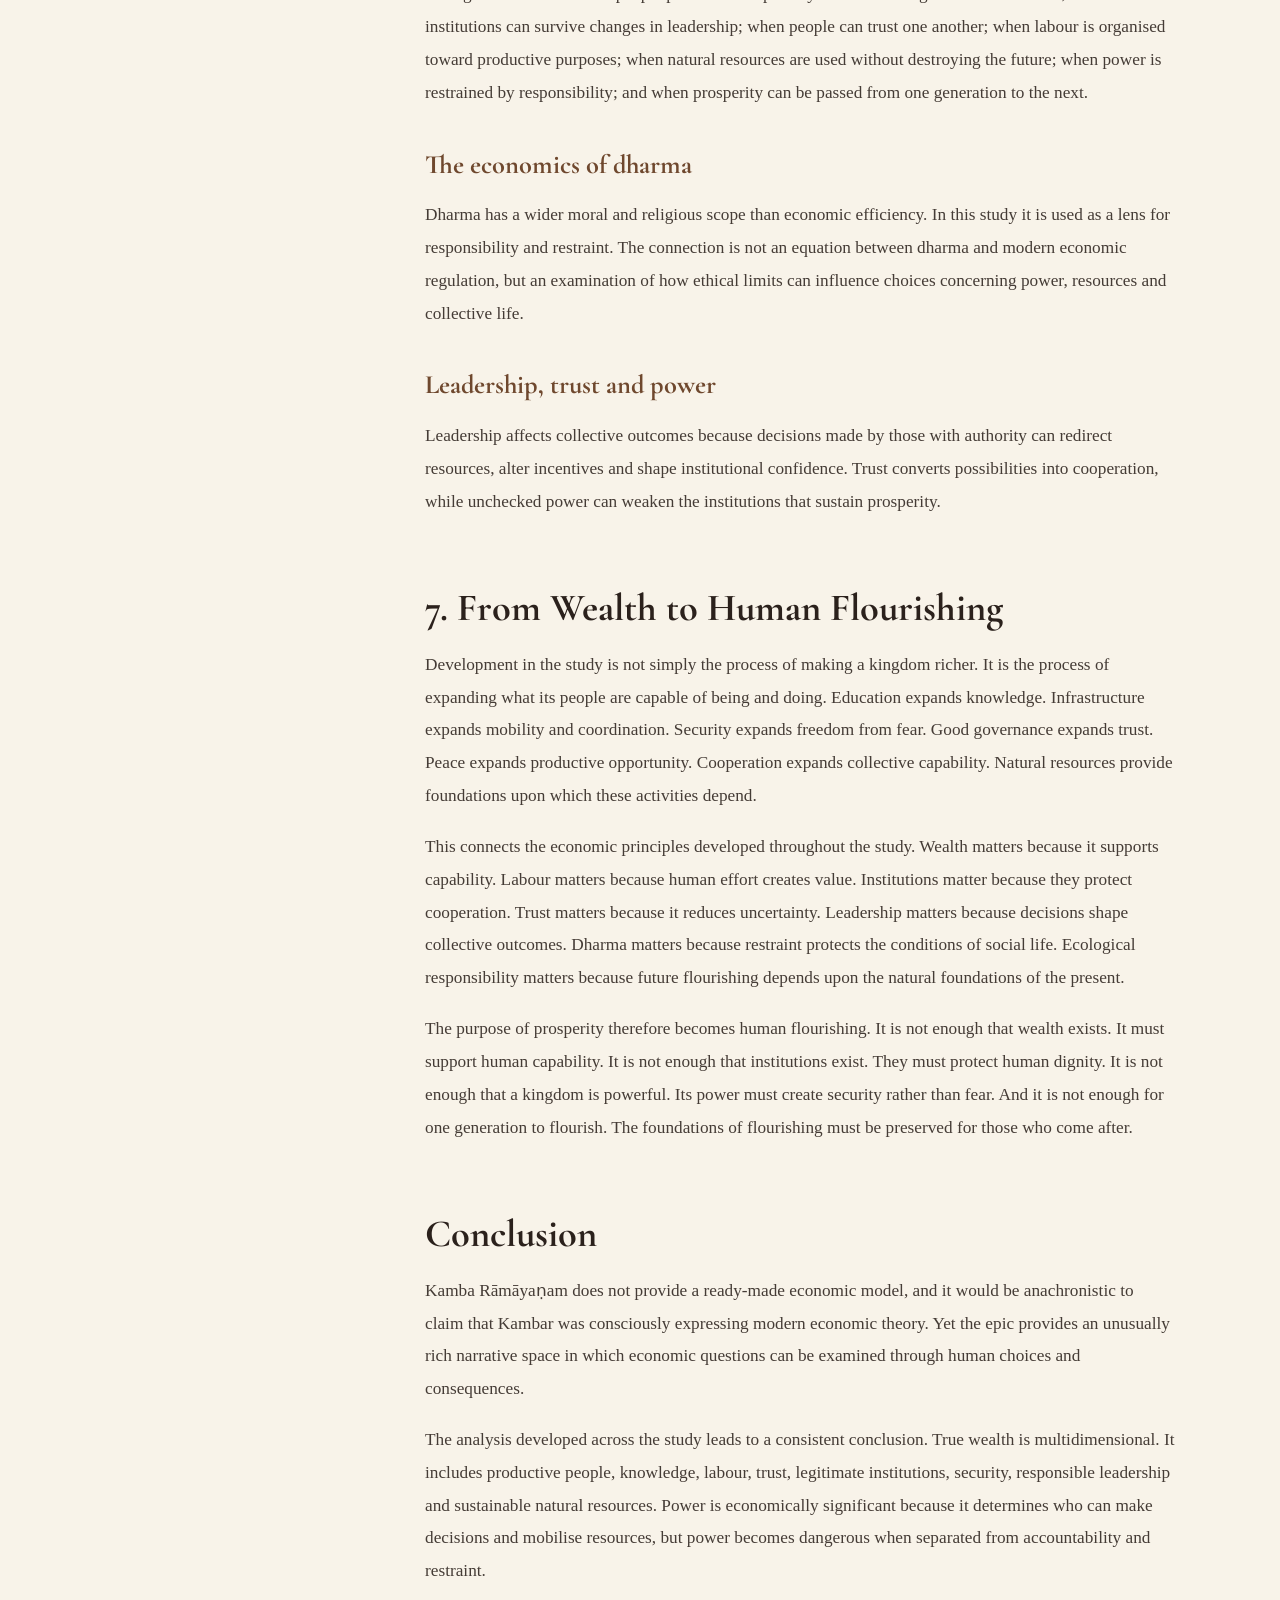
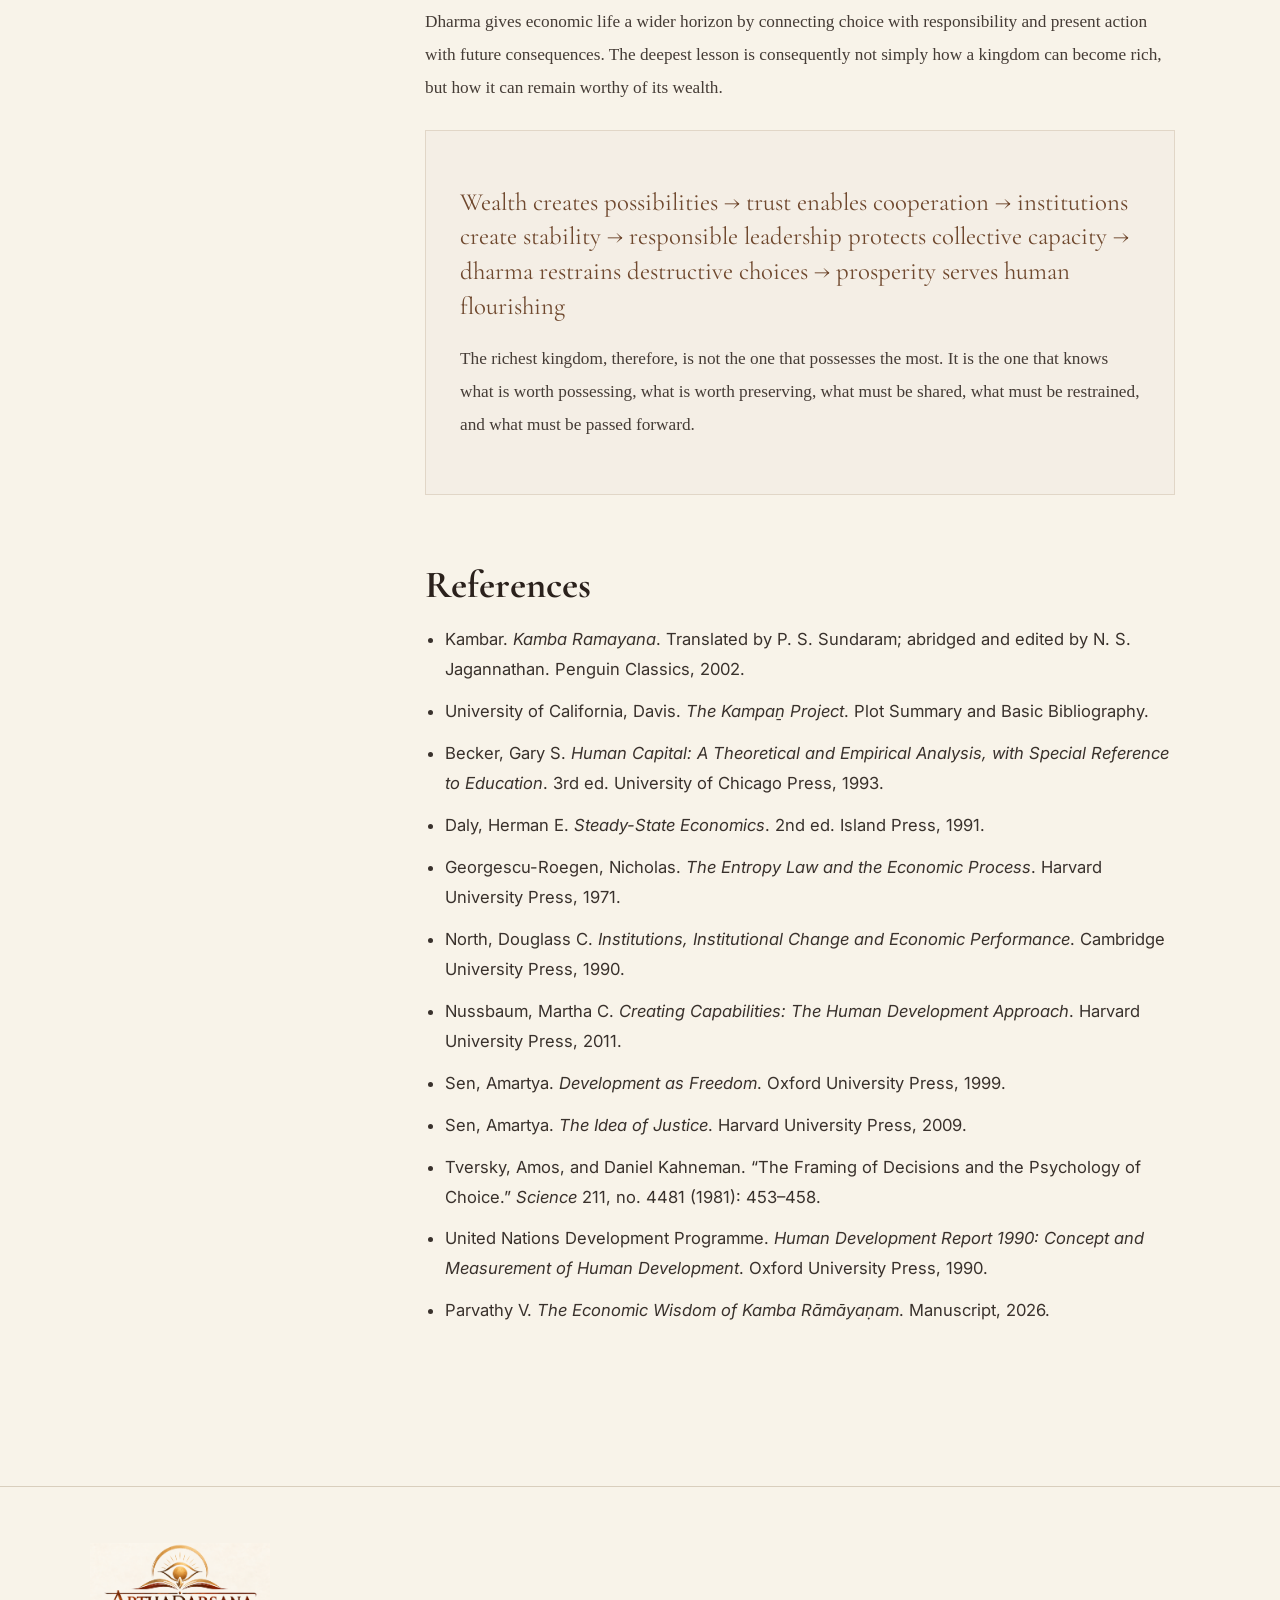
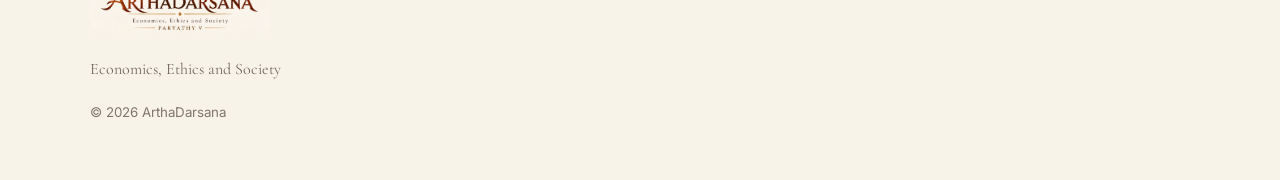
<file: research-kamba.html>
<!doctype html>
<html lang="en">
<head>
<meta charset="utf-8">
<meta name="viewport" content="width=device-width,initial-scale=1">
<meta name="description" content="The Economic Wisdom of Kamba Rāmāyaṇam | ArthaDarsana">
<title>The Economic Wisdom of Kamba Rāmāyaṇam | ArthaDarsana</title>
<link rel="preconnect" href="https://fonts.googleapis.com">
<link rel="preconnect" href="https://fonts.gstatic.com" crossorigin>
<link href="https://fonts.googleapis.com/css2?family=Cormorant+Garamond:wght@500;600;700&family=Inter:wght@400;500;600&display=swap" rel="stylesheet">
<link rel="stylesheet" href="styles.css">
<style>
.paper-shell{max-width:1180px;margin:0 auto;padding:80px 55px 90px}
.paper-shell .back{display:inline-block;margin-bottom:32px;color:#6d4b34;text-decoration:none;font-size:.8rem;letter-spacing:.08em}
.paper-kicker{font-size:.78rem;letter-spacing:.13em;color:#8b5e34;font-weight:600}
.paper-title{font-family:'Cormorant Garamond',serif;font-size:clamp(3.5rem,7vw,6.5rem);line-height:.9;max-width:950px;margin:20px 0;color:#241d19}
.paper-subtitle{font-family:'Cormorant Garamond',serif;font-size:1.65rem;line-height:1.35;color:#75675d;max-width:780px}
.paper-rule{height:1px;background:#d8c8b4;margin:55px 0 70px}
.paper-grid{display:grid;grid-template-columns:250px minmax(0,1fr);gap:70px}
.paper-toc{border-left:1px solid #d8c8b4;padding:20px 0 20px 25px;align-self:start;position:sticky;top:25px}
.paper-toc strong{display:block;text-transform:uppercase;letter-spacing:.12em;font-size:.8rem;margin-bottom:24px}
.paper-toc a{display:block;color:#443a33;text-decoration:none;margin:0 0 17px;font-size:.95rem;line-height:1.35}
.paper-body{font-size:1.04rem;line-height:1.8;color:#39312c}
.paper-body section{margin-bottom:70px;scroll-margin-top:30px}
.paper-body h2{font-family:'Cormorant Garamond',serif;font-size:2.4rem;line-height:1.05;color:#2b211c;margin:0 0 20px}
.paper-body h3{font-family:'Cormorant Garamond',serif;font-size:1.65rem;color:#6f482e;margin:32px 0 10px}
.paper-body p{margin:0 0 18px}
.abstract{font-size:1.12rem;color:#4c4139}
.note{font-size:.9rem;color:#6b625b;border-left:2px solid #d8c8b4;padding-left:18px}
.synthesis{background:#f4eee5;padding:34px;border:1px solid #e1d6c7;margin-top:25px}
.flow{font-family:'Cormorant Garamond',serif;font-size:1.55rem;line-height:1.4;color:#6f482e;margin:20px 0}
.map{display:grid;grid-template-columns:1fr 1fr;gap:16px;margin-top:28px}
.map-card{border:1px solid #ded2c4;padding:20px;background:#fbf8f2}
.map-card span{display:block;font-size:.72rem;letter-spacing:.1em;color:#8b5e34;font-weight:600;margin-bottom:7px}
.map-card strong{font-family:'Cormorant Garamond',serif;font-size:1.3rem;color:#30251f}
.map-card p{font-size:.92rem;line-height:1.55;margin:8px 0 0;color:#5c5149}
.refs{padding-left:20px}.refs li{margin-bottom:12px}
@media(max-width:800px){
.paper-shell{padding:55px 20px 70px}.paper-grid{display:block}.paper-toc{position:relative;top:auto;margin-bottom:45px;padding:16px 0 10px 16px}
.paper-title{font-size:3.25rem}.paper-subtitle{font-size:1.35rem}.paper-body{font-size:1rem}
.paper-body section{margin-bottom:52px}.map{grid-template-columns:1fr}.synthesis{padding:24px}}
</style>
</head>
<body>
<header class="nav">
<a href="index.html" class="logo-link"><img src="arthadarsana-logo.png" alt="ArthaDarsana"></a>
<button class="menu" aria-label="Open navigation">☰</button>
<nav class="links"><a href="index.html">Home</a><a href="research.html">Research</a><a href="themes.html">Themes</a><a href="publications.html">Publications</a><a href="about.html">About</a><button class="search" aria-label="Search">⌕</button></nav>
</header>
<main class="paper-shell">
<a class="back" href="research.html">← BACK TO RESEARCH</a>
<p class="paper-kicker">RESEARCH PAPER · KAMBA RĀMĀYAṆAM</p>
<h1 class="paper-title">The Economic Wisdom of Kamba Rāmāyaṇam</h1>
<p class="paper-subtitle">A Contemporary Interpretation of Wealth, Power, Dharma and Prosperity</p>
<div class="paper-rule"></div>
<div class="paper-grid">
<aside class="paper-toc"><strong>In this paper</strong>
<a href="#abstract">Abstract</a><a href="#introduction">Introduction</a><a href="#method">Method</a>
<a href="#kingdoms">Kingdoms, Wealth and Governance</a><a href="#people">People, Labour and Resources</a>
<a href="#lanka">Lanka: Wealth and Power</a><a href="#war">The Economics of War</a>
<a href="#theory">Theoretical Conversations</a><a href="#wisdom">Kambar and Economic Wisdom</a>
<a href="#flourishing">Human Flourishing</a><a href="#conclusion">Conclusion</a><a href="#references">References</a>
</aside>
<article class="paper-body">

<section id="abstract"><h2>Abstract</h2>
<p class="abstract">Kamba Rāmāyaṇam is not an economics textbook, yet its kingdoms, relationships, decisions, alliances and conflicts provide a rich narrative field in which questions of resources, incentives, governance, labour, trust, power, conflict, ecology and human welfare can be examined. This research asks a central question: <em>what makes a kingdom truly rich?</em></p>
<p>The study compares Ayodhya, the forest, Kishkindha and Lanka, and examines the choices of Rama, Bharata, Kaikeyi, Guha, Sugriva, Vibhishana and Ravana. Material abundance is treated as only one component of prosperity. Productive people, knowledge, organised labour, trust, legitimate institutions, responsible leadership, security and sustainable natural resources form a deeper conception of economic wealth.</p>
<p>The analysis considers Rama's exile through opportunity cost and legitimacy, Bharata's conduct through institutional trust, Guha and Sugriva through trust and alliances, the Vanaras and the bridge through collective capability, labour and infrastructure, and Lanka through the fragility that can accompany concentrated wealth and power when accountability, dissent and restraint weaken. The economics of conflict is examined through the redirection of labour and resources toward destruction and the long process of reconstruction.</p>
<p>The contribution is interpretive rather than historical. Modern economic concepts are used as analytical lenses, not attributed as conscious theories of Kambar. The study ultimately proposes a conception of responsible prosperity: wealth with purpose, power with restraint, development with sustainability, and leadership with accountability.</p>
</section>

<section id="introduction"><h2>Introduction</h2>
<p>Kamba Rāmāyaṇam is conventionally approached through literature, devotion, philosophy, ethics, language and cultural history. An additional reading becomes possible when the epic is examined through questions that define economic life: How are scarce resources used? What creates prosperity? What happens when private motives influence public decisions? Why does cooperation succeed in some situations and fail in others? How do institutions, trust and leadership affect collective outcomes? What are the economic costs of conflict? And what should a society preserve for the future?</p>
<p>To read Kamba Rāmāyaṇam economically does not mean reducing poetry to money. Economics, in its broader sense, examines how human beings use limited resources to pursue competing objectives, how incentives influence behaviour, how institutions shape outcomes, and how societies organise themselves to create and distribute well-being. In that broader sense, the epic presents a rich landscape of economic choices and consequences.</p>
<p>The kingdoms considered in this study are literary worlds, not statistical reconstructions of historical economies. Descriptions of abundance, virtue and power are shaped by poetic and religious purposes. The economic reading therefore explores questions suggested by the narrative rather than treating literary descriptions as modern economic data.</p>
<p>The study follows economic consequences across different settings. Ayodhya provides a setting for governance, legitimacy and political choice. The forest reveals resource dependence and adaptation. Kishkindha opens questions of trust, alliances and collective action. Lanka provides a contrasting study of wealth, power, inequality, information and institutional failure.</p>
</section>

<section id="method"><h2>Method</h2>
<p>The method begins with a narrative situation, identifies the economic question it raises, introduces a relevant modern concept, and then considers both the insight and the limits of the comparison. The epic remains a work of poetry, ethics, religion and cultural imagination whose meaning exceeds any single analytical lens.</p>
<p>The research is organised into thirty-eight chapters across seven analytical parts. These parts move from kingdoms and governance to political decisions, people and resources, Lanka, war, theoretical conversations and finally a synthesis of Kambar's economic vision.</p>
<p>Political economy, institutional economics, behavioural economics, development economics, welfare economics, conflict economics and ecological economics provide contemporary categories for asking questions of the narrative. They do not establish that Kambar consciously formulated these modern theories.</p>
<p class="note">The manuscript treats episode summaries as paraphrases and does not provide edition-specific Tamil verse references. This page therefore presents the economic interpretation without inventing verse citations or treating the study as a verse-by-verse commentary.</p>
</section>

<section id="kingdoms"><h2>1. Kingdoms, Wealth and Governance</h2>
<p>The opening part asks what makes a kingdom prosperous. The answer begins by widening the meaning of wealth. A kingdom's productive capacity includes its people, knowledge, land, natural resources, infrastructure, institutions and systems of coordination. A treasury may represent accumulated wealth, but it does not by itself demonstrate lasting prosperity.</p>
<h3>Ayodhya and the foundations of prosperity</h3>
<p>Ayodhya is examined as a political and economic order in which governance affects the conditions under which people live and cooperate. The study asks what lies behind a prosperous kingdom: not merely visible abundance, but productive people, social stability, capable institutions and responsible administration.</p>
<h3>Wealth beyond material accumulation</h3>
<p>Knowledge and human capability can generate future value. Infrastructure can expand productive possibilities. Trust can reduce uncertainty and make cooperation easier. Institutions can preserve stability beyond the decisions of a single ruler.</p>
<h3>Governance as an economic institution</h3>
<p>Political authority influences how resources are mobilised, how decisions are made and how collective interests are balanced. Governance therefore becomes an economic question because institutional quality shapes the incentives and possibilities available to people throughout the kingdom.</p>
</section>

<section id="people"><h2>2. People, Labour and Resources</h2>
<p>The third part moves from kingdoms to the people and resources that sustain collective life. The forest is not treated simply as an empty space outside the economy. It becomes a setting in which human beings interact with natural resources, adapt to constraints and depend upon relationships.</p>
<h3>Guha and the economics of trust</h3>
<p>Guha's relationship with Rama is examined through the economic significance of trust. Cooperation is possible when people can rely on one another, and trust can reduce uncertainty where formal institutions may be limited.</p>
<h3>Sugriva and the economics of alliances</h3>
<p>The alliance with Sugriva demonstrates how complementary capabilities can create collective capacity. Different parties may possess different resources, information, networks and strengths. Cooperation can make these resources more productive when shared objectives and mutual commitments are established.</p>
<h3>The Vanara economy and collective action</h3>
<p>The Vanaras provide a narrative setting for collective action. Large objectives require coordination, division of tasks, communication and organised effort. The bridge becomes an important example because it turns dispersed labour and capabilities into infrastructure serving a shared purpose.</p>
<div class="synthesis"><div class="flow">Resources → coordination → collective capability → infrastructure → productive possibility</div>
<p>The bridge is therefore read not simply as a remarkable feat within the story, but as an occasion for considering labour organisation, complementary capabilities, coordination and infrastructure.</p></div>
</section>

<section id="lanka"><h2>3. Lanka: Wealth, Power and Institutional Failure</h2>
<p>Lanka provides the study's major contrast. The narrative presents wealth, splendour, power and concentrated authority, yet the economic reading asks whether material abundance can remain stable when institutions, information and accountability weaken.</p>
<h3>When wealth becomes power</h3>
<p>Wealth can expand political capacity. Resources allow rulers to mobilise labour, maintain institutions and exercise authority. But when economic resources become highly concentrated, the same capacity can increase the distance between power and accountability.</p>
<h3>Ravana's economy</h3>
<p>Ravana's Lanka is interpreted as a case of prosperity without sufficient restraint. The argument is not that the epic supplies measurable statistics about inequality or output. Rather, the narrative allows examination of a recurring economic problem: material strength can coexist with institutional fragility.</p>
<h3>Vibhishana, information and dissent</h3>
<p>Vibhishana's counsel is examined through the economic value of information and the consequences of suppressing dissent. Institutions depend not only upon formal authority but also upon the ability to receive relevant information, consider criticism and correct destructive decisions.</p>
<h3>Why powerful economies can collapse</h3>
<p>Concentrated power, weak accountability, ignored information and destructive decision-making can weaken the institutions needed to preserve resources and productive capacity.</p>
</section>

<section id="war"><h2>4. The Economics of War</h2>
<p>War changes the allocation of resources. Labour, materials, infrastructure, knowledge and political attention that might otherwise support civilian production and social welfare can be redirected toward conflict. The economic cost therefore extends beyond the immediate destruction visible on a battlefield.</p>
<h3>Why kingdoms go to war</h3>
<p>The study examines conflict through incentives, political objectives, power and resource mobilisation. The purpose is not to construct a modern military-economic model for the epic, but to ask what happens economically when political objectives are pursued through organised violence.</p>
<h3>The cost of conflict</h3>
<p>Destruction can reduce productive capacity, disrupt institutions and undermine the stability that allows people to plan. The true economic cost is therefore not merely the value of destroyed objects, but the loss of human possibilities, confidence, infrastructure and future productive activity.</p>
<h3>Reconstruction</h3>
<p>Victory does not automatically restore prosperity. Reconstruction involves rebuilding productive activity, infrastructure, institutions and confidence. This shifts attention from the moment of military success to the longer economic process required to restore collective capability.</p>
</section>

<section id="theory"><h2>5. Kamba Rāmāyaṇam and Modern Economic Thought</h2>
<p>The theoretical part brings selected episodes into conversation with modern fields of economics. Political economy examines relationships among political authority, institutions, interests and economic outcomes. Institutional economics helps frame the importance of rules, constraints and institutional reliability. Behavioural economics provides a language for examining incentives, judgement and decision-making.</p>
<p>Development economics broadens prosperity beyond output toward capabilities, opportunities and living conditions. Welfare economics raises questions about well-being and the evaluation of economic arrangements. Conflict economics focuses attention on the costs of violence and reconstruction. Ecological economics places economic activity within natural systems and their biophysical limits.</p>
<p>These frameworks are contemporary analytical tools. The study does not claim that Kambar formulated these modern disciplines.</p>
<div class="map">
<div class="map-card"><span>POLITICAL ECONOMY</span><strong>Power and public decisions</strong><p>Authority, interests, institutions and collective outcomes.</p></div>
<div class="map-card"><span>INSTITUTIONAL ECONOMICS</span><strong>Rules and legitimacy</strong><p>Trust, institutional stability, information and accountability.</p></div>
<div class="map-card"><span>BEHAVIOURAL ECONOMICS</span><strong>Choices and incentives</strong><p>Motives, judgement, advice and consequences.</p></div>
<div class="map-card"><span>DEVELOPMENT ECONOMICS</span><strong>Capability and prosperity</strong><p>Development as more than accumulation or output.</p></div>
<div class="map-card"><span>WELFARE ECONOMICS</span><strong>Human well-being</strong><p>The relationship between economic arrangements and welfare.</p></div>
<div class="map-card"><span>CONFLICT ECONOMICS</span><strong>Destruction and reconstruction</strong><p>Resource mobilisation, lost prosperity and recovery.</p></div>
<div class="map-card"><span>ECOLOGICAL ECONOMICS</span><strong>Nature and limits</strong><p>Natural resources as foundations of continuing prosperity.</p></div>
</div>
</section>

<section id="wisdom"><h2>6. Kambar and Economic Wisdom</h2>
<p>The final analytical part asks what the preceding chapters reveal when considered together. Wealth, governance, labour, resources, institutions, morality and human welfare are not isolated themes. They interact.</p>
<h3>What makes a kingdom truly rich?</h3>
<p>A kingdom is rich when its people possess the capability to live meaningful and secure lives; when institutions can survive changes in leadership; when people can trust one another; when labour is organised toward productive purposes; when natural resources are used without destroying the future; when power is restrained by responsibility; and when prosperity can be passed from one generation to the next.</p>
<h3>The economics of dharma</h3>
<p>Dharma has a wider moral and religious scope than economic efficiency. In this study it is used as a lens for responsibility and restraint. The connection is not an equation between dharma and modern economic regulation, but an examination of how ethical limits can influence choices concerning power, resources and collective life.</p>
<h3>Leadership, trust and power</h3>
<p>Leadership affects collective outcomes because decisions made by those with authority can redirect resources, alter incentives and shape institutional confidence. Trust converts possibilities into cooperation, while unchecked power can weaken the institutions that sustain prosperity.</p>
</section>

<section id="flourishing"><h2>7. From Wealth to Human Flourishing</h2>
<p>Development in the study is not simply the process of making a kingdom richer. It is the process of expanding what its people are capable of being and doing. Education expands knowledge. Infrastructure expands mobility and coordination. Security expands freedom from fear. Good governance expands trust. Peace expands productive opportunity. Cooperation expands collective capability. Natural resources provide foundations upon which these activities depend.</p>
<p>This connects the economic principles developed throughout the study. Wealth matters because it supports capability. Labour matters because human effort creates value. Institutions matter because they protect cooperation. Trust matters because it reduces uncertainty. Leadership matters because decisions shape collective outcomes. Dharma matters because restraint protects the conditions of social life. Ecological responsibility matters because future flourishing depends upon the natural foundations of the present.</p>
<p>The purpose of prosperity therefore becomes human flourishing. It is not enough that wealth exists. It must support human capability. It is not enough that institutions exist. They must protect human dignity. It is not enough that a kingdom is powerful. Its power must create security rather than fear. And it is not enough for one generation to flourish. The foundations of flourishing must be preserved for those who come after.</p>
</section>

<section id="conclusion"><h2>Conclusion</h2>
<p>Kamba Rāmāyaṇam does not provide a ready-made economic model, and it would be anachronistic to claim that Kambar was consciously expressing modern economic theory. Yet the epic provides an unusually rich narrative space in which economic questions can be examined through human choices and consequences.</p>
<p>The analysis developed across the study leads to a consistent conclusion. True wealth is multidimensional. It includes productive people, knowledge, labour, trust, legitimate institutions, security, responsible leadership and sustainable natural resources. Power is economically significant because it determines who can make decisions and mobilise resources, but power becomes dangerous when separated from accountability and restraint.</p>
<p>Dharma gives economic life a wider horizon by connecting choice with responsibility and present action with future consequences. The deepest lesson is consequently not simply how a kingdom can become rich, but how it can remain worthy of its wealth.</p>
<div class="synthesis"><div class="flow">Wealth creates possibilities → trust enables cooperation → institutions create stability → responsible leadership protects collective capacity → dharma restrains destructive choices → prosperity serves human flourishing</div>
<p>The richest kingdom, therefore, is not the one that possesses the most. It is the one that knows what is worth possessing, what is worth preserving, what must be shared, what must be restrained, and what must be passed forward.</p></div>
</section>

<section id="references"><h2>References</h2>
<ul class="refs">
<li>Kambar. <em>Kamba Ramayana</em>. Translated by P. S. Sundaram; abridged and edited by N. S. Jagannathan. Penguin Classics, 2002.</li>
<li>University of California, Davis. <em>The Kampaṉ Project</em>. Plot Summary and Basic Bibliography.</li>
<li>Becker, Gary S. <em>Human Capital: A Theoretical and Empirical Analysis, with Special Reference to Education</em>. 3rd ed. University of Chicago Press, 1993.</li>
<li>Daly, Herman E. <em>Steady-State Economics</em>. 2nd ed. Island Press, 1991.</li>
<li>Georgescu-Roegen, Nicholas. <em>The Entropy Law and the Economic Process</em>. Harvard University Press, 1971.</li>
<li>North, Douglass C. <em>Institutions, Institutional Change and Economic Performance</em>. Cambridge University Press, 1990.</li>
<li>Nussbaum, Martha C. <em>Creating Capabilities: The Human Development Approach</em>. Harvard University Press, 2011.</li>
<li>Sen, Amartya. <em>Development as Freedom</em>. Oxford University Press, 1999.</li>
<li>Sen, Amartya. <em>The Idea of Justice</em>. Harvard University Press, 2009.</li>
<li>Tversky, Amos, and Daniel Kahneman. “The Framing of Decisions and the Psychology of Choice.” <em>Science</em> 211, no. 4481 (1981): 453–458.</li>
<li>United Nations Development Programme. <em>Human Development Report 1990: Concept and Measurement of Human Development</em>. Oxford University Press, 1990.</li>
<li>Parvathy V. <em>The Economic Wisdom of Kamba Rāmāyaṇam</em>. Manuscript, 2026.</li>
</ul>
</section>
</article></div>
</main>
<footer class="footer"><img src="arthadarsana-logo.png" alt="ArthaDarsana"><p>Economics, Ethics and Society</p><small>© 2026 ArthaDarsana</small></footer>
<script src="script.js"></script>
</body>
</html>
</file>
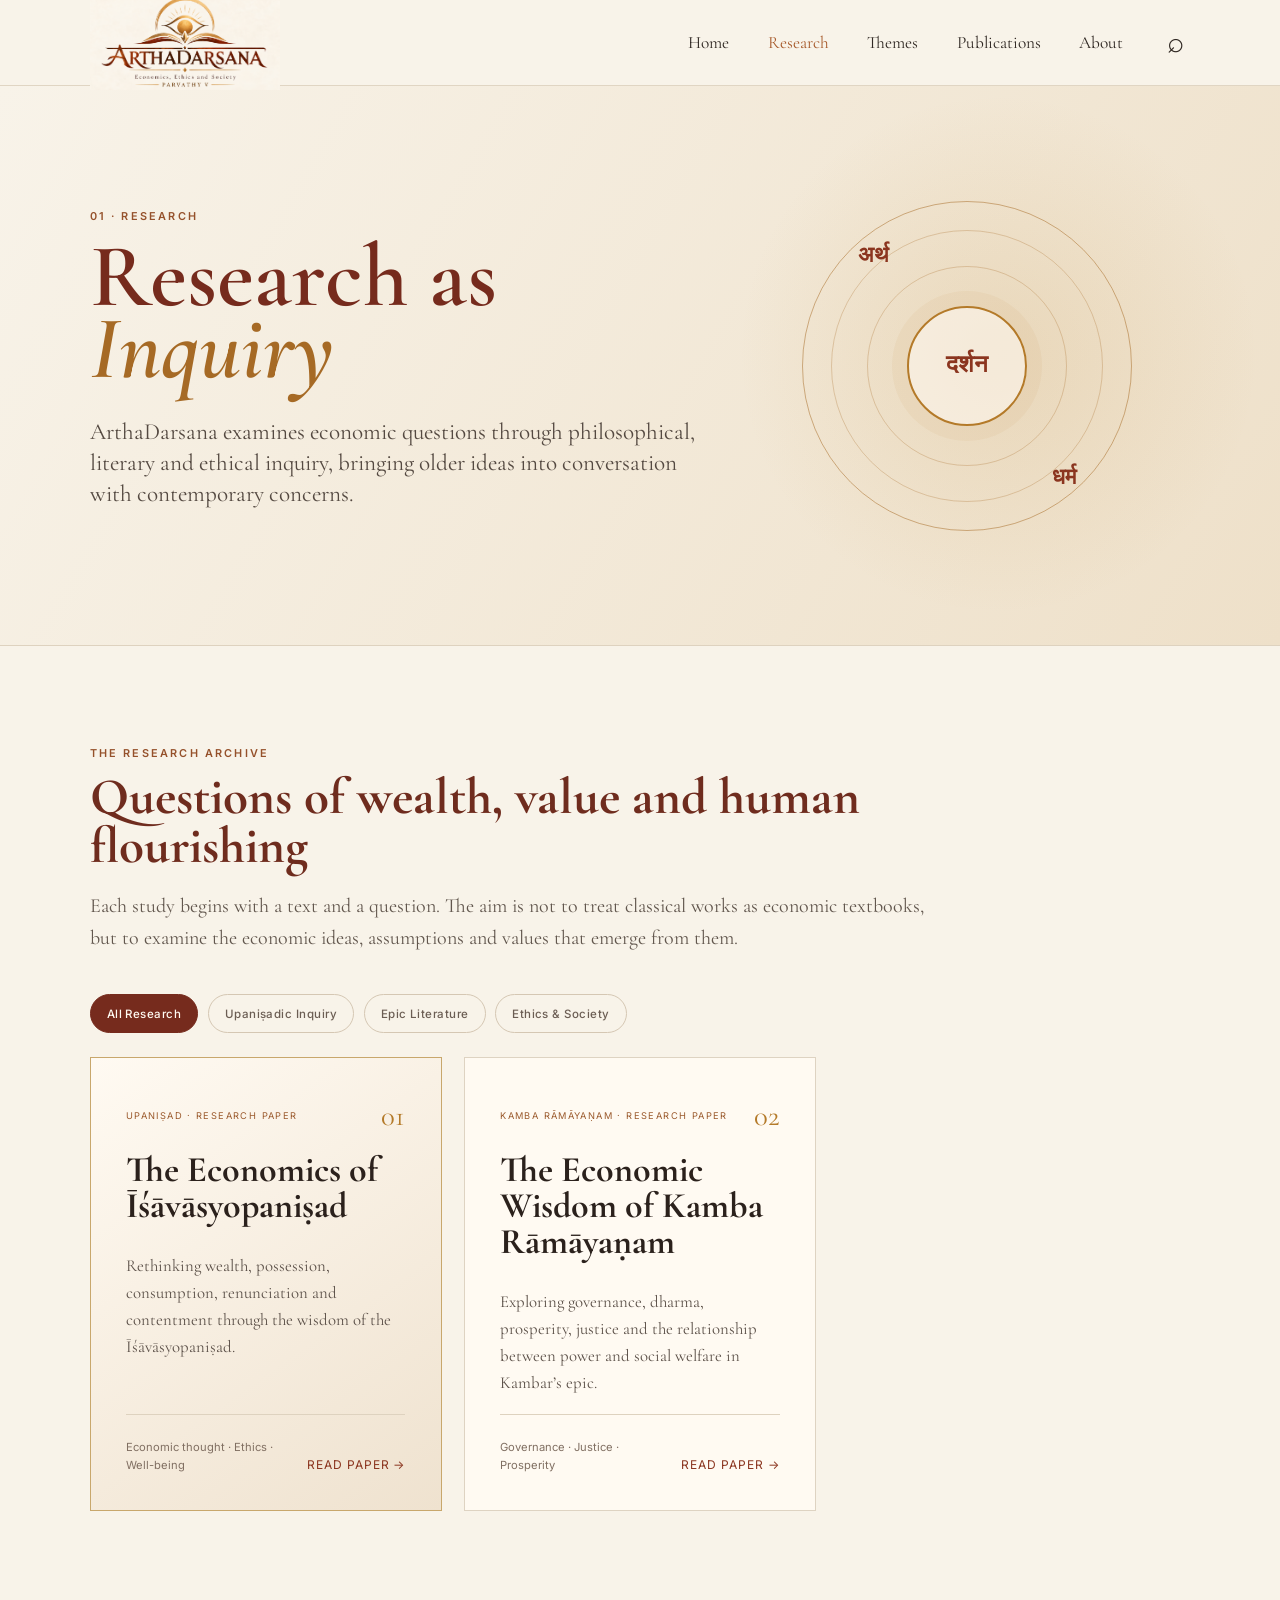
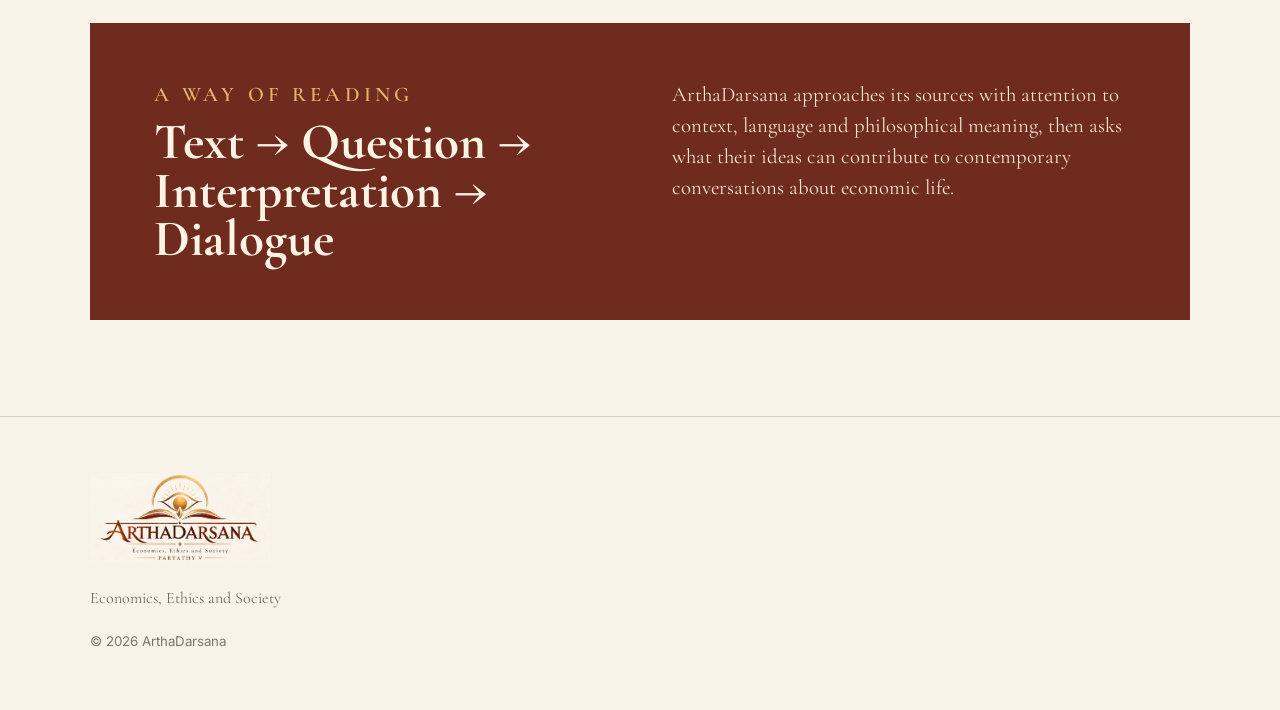
<file: research.html>
<!doctype html>
<html lang="en"><head><meta charset="utf-8"><meta name="viewport" content="width=device-width,initial-scale=1">
<meta name="description" content="Research papers from ArthaDarsana exploring economics, ethics and society through Indian philosophical and literary inquiry."><title>Research | ArthaDarsana</title>
<link rel="preconnect" href="https://fonts.googleapis.com"><link rel="preconnect" href="https://fonts.gstatic.com" crossorigin><link href="https://fonts.googleapis.com/css2?family=Cormorant+Garamond:wght@500;600;700&family=Inter:wght@400;500;600&display=swap" rel="stylesheet"><link rel="stylesheet" href="styles.css"></head>
<body><header class="nav"><a href="index.html" class="logo-link"><img src="arthadarsana-logo.png" alt="ArthaDarsana"></a><button class="menu" aria-label="Open navigation">☰</button><nav class="links"><a href="index.html">Home</a><a class="active" href="research.html">Research</a><a href="themes.html">Themes</a><a href="publications.html">Publications</a><a href="about.html">About</a><button class="search" aria-label="Search">⌕</button></nav></header>
<main><section class="research-hero"><div class="research-hero-copy"><p class="eyebrow">01 · RESEARCH</p><h1>Research as<br><em>Inquiry</em></h1><p>ArthaDarsana examines economic questions through philosophical, literary and ethical inquiry, bringing older ideas into conversation with contemporary concerns.</p></div><div class="research-hero-mark" aria-hidden="true"><span>अर्थ</span><div class="vision-ring"><b>दर्शन</b></div><span>धर्म</span></div></section>
<section class="section research-intro"><div class="research-heading"><p class="eyebrow">THE RESEARCH ARCHIVE</p><h2>Questions of wealth, value and human flourishing</h2></div><p class="section-intro">Each study begins with a text and a question. The aim is not to treat classical works as economic textbooks, but to examine the economic ideas, assumptions and values that emerge from them.</p><div class="research-filter" aria-label="Research filters"><button class="filter active">All Research</button><button class="filter">Upaniṣadic Inquiry</button><button class="filter">Epic Literature</button><button class="filter">Ethics & Society</button></div>
<div class="research-list"><article class="research-card featured"><div class="card-top"><span class="tag">UPANIṢAD · RESEARCH PAPER</span><span class="number">01</span></div><h3>The Economics of Īśāvāsyopaniṣad</h3><p>Rethinking wealth, possession, consumption, renunciation and contentment through the wisdom of the Īśāvāsyopaniṣad.</p><div class="card-meta"><span>Economic thought · Ethics · Well-being</span><a href="research-ishavasya.html">READ PAPER →</a></div></article>
<article class="research-card"><div class="card-top"><span class="tag">KAMBA RĀMĀYAṆAM · RESEARCH PAPER</span><span class="number">02</span></div><h3>The Economic Wisdom of Kamba Rāmāyaṇam</h3><p>Exploring governance, dharma, prosperity, justice and the relationship between power and social welfare in Kambar’s epic.</p><div class="card-meta"><span>Governance · Justice · Prosperity</span><a href="research-kamba.html">READ PAPER →</a></div></article></div></section>
<section class="research-method"><div><p class="eyebrow">A WAY OF READING</p><h2>Text → Question → Interpretation → Dialogue</h2></div><p>ArthaDarsana approaches its sources with attention to context, language and philosophical meaning, then asks what their ideas can contribute to contemporary conversations about economic life.</p></section></main>
<footer class="footer"><img src="arthadarsana-logo.png" alt="ArthaDarsana"><p>Economics, Ethics and Society</p><small>© 2026 ArthaDarsana</small></footer><script src="script.js"></script></body></html>
</file>
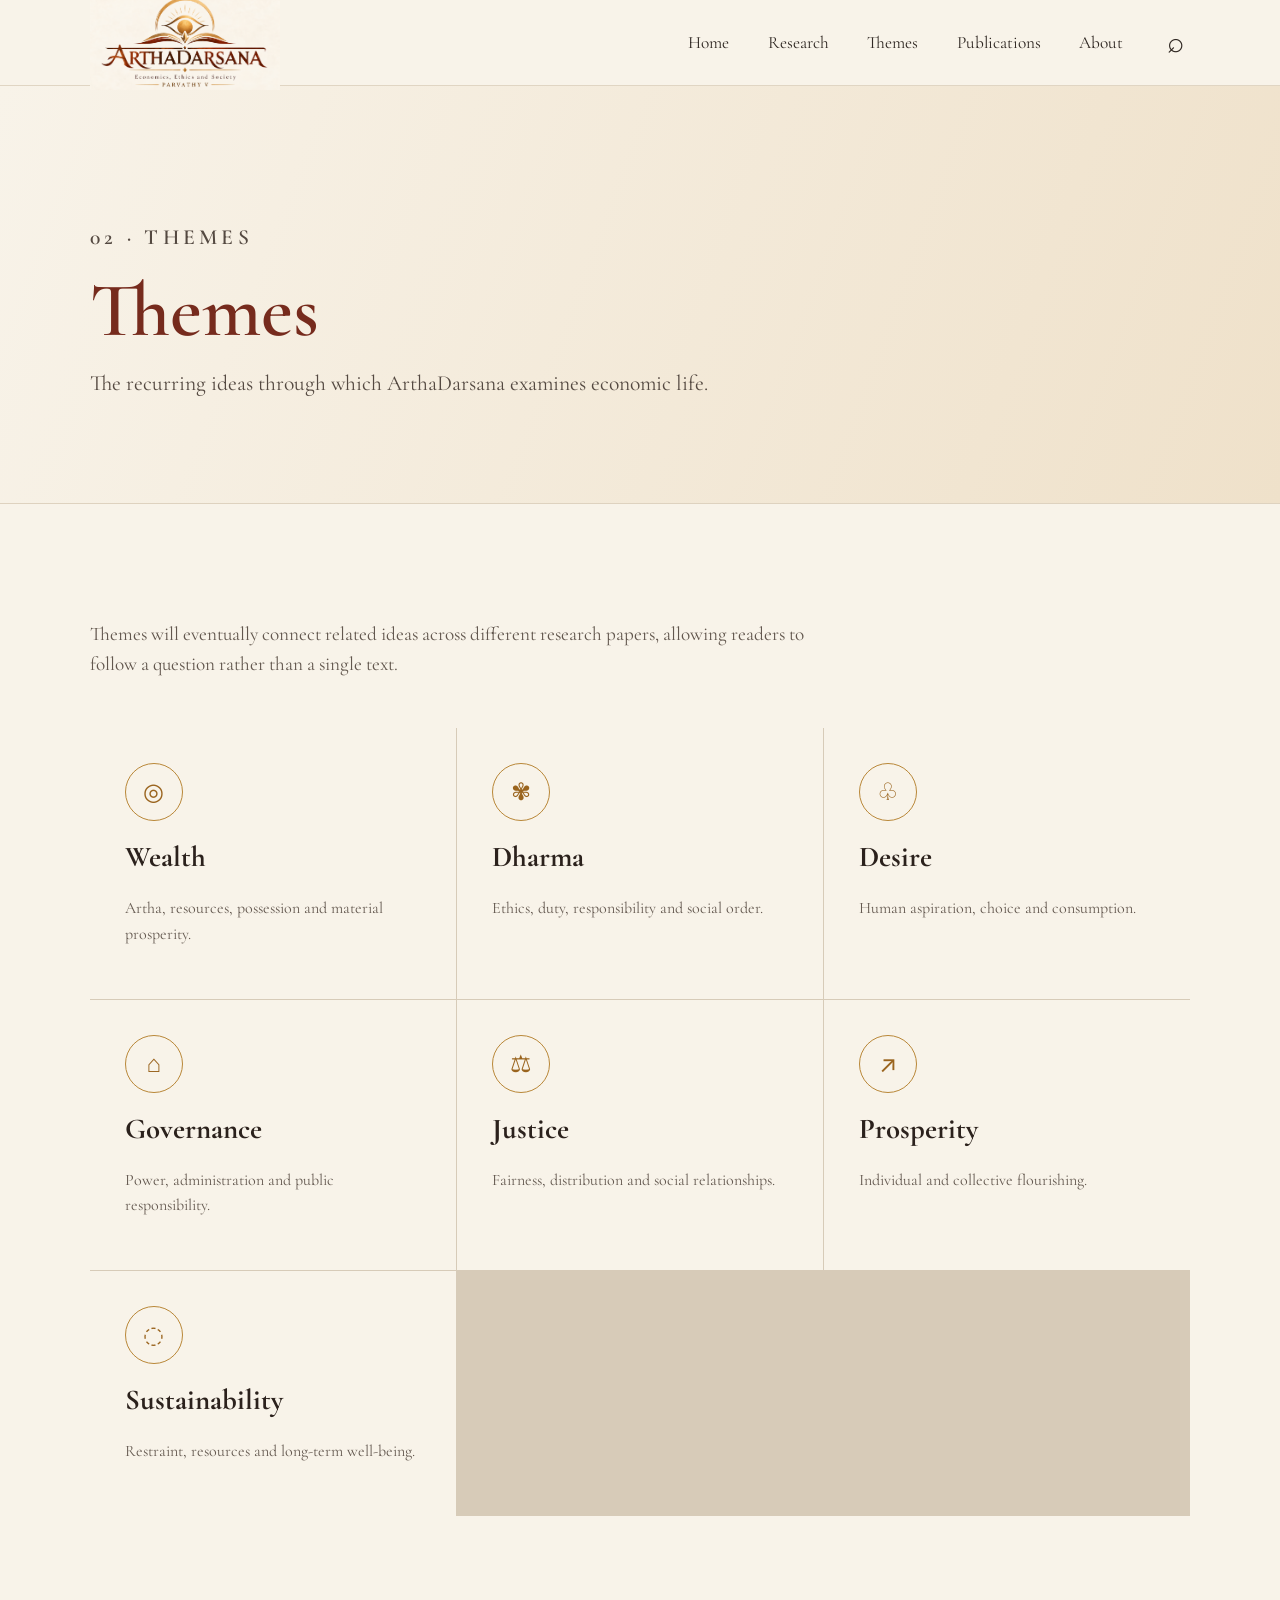
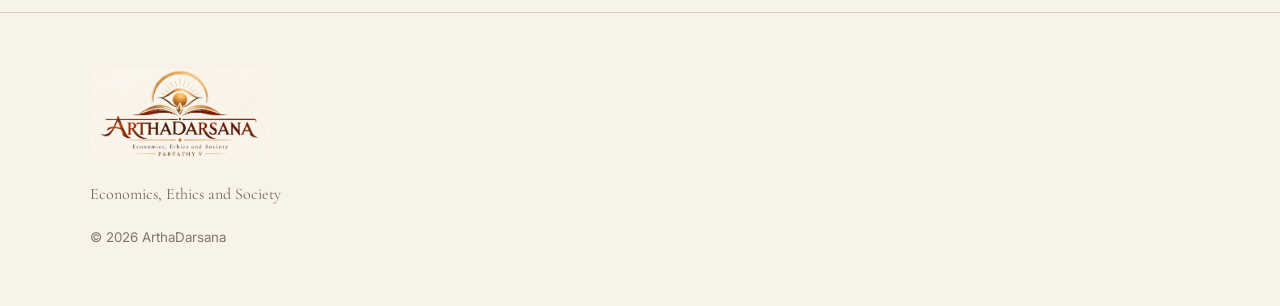
<file: themes.html>
<!doctype html><html lang="en"><head><meta charset="utf-8"><meta name="viewport" content="width=device-width,initial-scale=1"><meta name="description" content="Themes | ArthaDarsana"><title>Themes | ArthaDarsana</title><link rel="preconnect" href="https://fonts.googleapis.com"><link rel="preconnect" href="https://fonts.gstatic.com" crossorigin><link href="https://fonts.googleapis.com/css2?family=Cormorant+Garamond:wght@500;600;700&family=Inter:wght@400;500;600&display=swap" rel="stylesheet"><link rel="stylesheet" href="styles.css"></head><body><header class="nav"><a href="index.html" class="logo-link"><img src="arthadarsana-logo.png" alt="ArthaDarsana"></a><button class="menu" aria-label="Open navigation">☰</button><nav class="links"><a href="index.html">Home</a><a href="research.html">Research</a><a href="themes.html">Themes</a><a href="publications.html">Publications</a><a href="about.html">About</a><button class="search" aria-label="Search">⌕</button></nav></header><main><section class="page-hero"><p class="eyebrow">02 · THEMES</p><h1>Themes</h1><p>The recurring ideas through which ArthaDarsana examines economic life.</p></section><section class="section"><p class="section-intro">Themes will eventually connect related ideas across different research papers, allowing readers to follow a question rather than a single text.</p><div class="theme-page-grid"><article><span>◎</span><h3>Wealth</h3><p>Artha, resources, possession and material prosperity.</p></article><article><span>✾</span><h3>Dharma</h3><p>Ethics, duty, responsibility and social order.</p></article><article><span>♧</span><h3>Desire</h3><p>Human aspiration, choice and consumption.</p></article><article><span>⌂</span><h3>Governance</h3><p>Power, administration and public responsibility.</p></article><article><span>⚖</span><h3>Justice</h3><p>Fairness, distribution and social relationships.</p></article><article><span>↗</span><h3>Prosperity</h3><p>Individual and collective flourishing.</p></article><article><span>◌</span><h3>Sustainability</h3><p>Restraint, resources and long-term well-being.</p></article></div></section></main><footer class="footer"><img src="arthadarsana-logo.png" alt="ArthaDarsana"><p>Economics, Ethics and Society</p><small>© 2026 ArthaDarsana</small></footer><script src="script.js"></script></body></html>
</file>
<file: styles.css>
/* ArthaDarsana Home Hero - shared artwork on desktop and mobile */
.home-hero{min-height:650px;padding:3rem 7vw 4.5rem;display:grid;grid-template-columns:46% 54%;align-items:center;background:linear-gradient(100deg,#f8f3e9 0%,#f8f3e9 46%,#f3e7d0 100%);overflow:hidden}
.home-hero-copy{position:relative;z-index:2}
.home-hero h1{font-family:"Cormorant Garamond",serif;font-size:clamp(3.6rem,6.2vw,6.3rem);line-height:.86;color:#762b1d;margin:1.2rem 0;font-weight:600}
.home-hero h1 span{display:inline}
.hero-rule{height:1px;width:min(420px,80%);background:#b47a29;margin:1.6rem 0}
.hero-lead{font-family:"Cormorant Garamond",serif;font-size:1.35rem;max-width:590px;color:#443a33}
.hero-button{display:inline-flex;gap:1.6rem;margin-top:1.5rem;background:#8e2919;color:#fff;text-decoration:none;padding:.9rem 1.4rem;font-family:"Cormorant Garamond",serif;font-size:1.05rem}
.home-hero-art{height:520px;position:relative;background-image:url('arthadarsana-hero.jpg');background-repeat:no-repeat;background-size:cover;background-position:center;min-width:0}
@media(max-width:900px){.home-hero{grid-template-columns:1fr;padding:4.5rem 7vw 3rem;gap:1.5rem}.home-hero-art{height:390px;background-size:cover;background-position:center}.home-hero h1{font-size:clamp(3.4rem,12vw,5.4rem)}}
@media(max-width:650px){.home-hero{padding:3.5rem 6vw 2.5rem;gap:1rem}.home-hero h1{font-size:clamp(3.1rem,13vw,4.5rem);line-height:.9}.home-hero-art{height:300px;background-size:cover;background-position:center}.hero-lead{font-size:1.2rem}.hero-button{font-size:1rem}}
*{box-sizing:border-box}html{scroll-behavior:smooth}body{margin:0;background:#f8f3e9;color:#2b211c;font-family:Inter,Arial,sans-serif;line-height:1.6}.nav{height:86px;padding:0 7vw;display:flex;align-items:center;justify-content:space-between;border-bottom:1px solid #e0d5c3;background:#f8f3e9;position:sticky;top:0;z-index:20}.logo-link img{width:190px;display:block}.links{display:flex;align-items:center;gap:2.4rem}.links a{color:#302823;text-decoration:none;font-family:"Cormorant Garamond",serif;font-size:1.08rem}.links a:hover,.links a.active{color:#a75a2b}.search{background:none;border:0;font-size:1.8rem;color:#302823}.menu{display:none;background:none;border:0;font-size:1.4rem}.page-hero{padding:7rem 7vw 5rem;background:linear-gradient(110deg,#f8f3e9,#efe1ca);border-bottom:1px solid #ded2bf}.eyebrow{font-size:.68rem;letter-spacing:.2em;color:#95512b;font-weight:600}.page-hero h1{font-family:"Cormorant Garamond",serif;font-size:clamp(3.4rem,6vw,6rem);line-height:.9;color:#762b1d;font-weight:600;margin:1rem 0}.page-hero p{font-family:"Cormorant Garamond",serif;font-size:1.35rem;max-width:720px;color:#544941}.section{padding:6rem 7vw}.section h2{font-family:"Cormorant Garamond",serif;font-size:3rem;color:#6f2c1e;line-height:1;margin:.4rem 0 1rem}.section-intro{font-family:"Cormorant Garamond",serif;font-size:1.2rem;max-width:760px;color:#62574e}.research-list{display:grid;grid-template-columns:repeat(3,1fr);gap:1.4rem;margin-top:3rem}.research-card{background:#fffaf2;border:1px solid #ded3c2;padding:2rem;min-height:320px;display:flex;flex-direction:column}.research-card .tag{font-size:.58rem;letter-spacing:.15em;color:#9b5a2d}.research-card h3{font-family:"Cormorant Garamond",serif;font-size:2rem;line-height:1;margin:.8rem 0}.research-card p{font-family:"Cormorant Garamond",serif;font-size:1.05rem;color:#5c5149}.research-card a{margin-top:auto;color:#8b351f;text-decoration:none;font-size:.75rem;letter-spacing:.08em}.placeholder{border-top:3px solid #b47a29}.theme-page-grid{display:grid;grid-template-columns:repeat(3,1fr);gap:1px;background:#d7cbb8;margin-top:3rem}.theme-page-grid article{background:#f8f3e9;padding:2.2rem;min-height:220px}.theme-page-grid span{display:flex;width:58px;height:58px;border:1px solid #b98738;border-radius:50%;align-items:center;justify-content:center;color:#9a641e;font-size:1.5rem}.theme-page-grid h3{font-family:"Cormorant Garamond",serif;font-size:1.8rem;margin:.8rem 0 .2rem}.theme-page-grid p{font-family:"Cormorant Garamond",serif;color:#655a51}.pub-list{max-width:1000px;margin-top:3rem}.pub-row{display:grid;grid-template-columns:55px 1fr 180px;gap:1rem;align-items:center;padding:1.4rem 0;border-top:1px solid #d8ccba}.pub-row:last-child{border-bottom:1px solid #d8ccba}.pub-row span,.pub-row em{color:#98542a;font-size:.8rem}.pub-row strong{font-family:"Cormorant Garamond",serif;font-size:1.35rem}.pub-row em{font-style:normal}.about-box{max-width:900px;background:#e9dfce;padding:4rem}.about-box h2{font-family:"Cormorant Garamond",serif;font-size:3.2rem;line-height:1;color:#6f2c1e}.about-box p{font-family:"Cormorant Garamond",serif;font-size:1.18rem;color:#564b42}.paper{max-width:1050px;margin:auto;padding:7rem 7vw}.paper h1{font-family:"Cormorant Garamond",serif;font-size:clamp(3.5rem,6vw,6rem);line-height:.9;color:#762b1d}.paper-lead{font-family:"Cormorant Garamond",serif;font-size:1.35rem;color:#5e534b;max-width:700px}.paper-rule{height:1px;background:#d7cbb8;margin:3rem 0}.paper-layout{display:grid;grid-template-columns:190px 1fr;gap:4rem}.toc{display:flex;flex-direction:column;gap:.7rem;font-size:.82rem}.toc a{color:#7b6d62;text-decoration:none}.paper-body h2{font-family:"Cormorant Garamond",serif;font-size:2.3rem;color:#6f2c1e}.paper-body p{font-family:Georgia,serif;font-size:1.08rem;line-height:1.9;color:#453c36}.back{color:#8b351f;text-decoration:none;font-size:.8rem}.footer{padding:3.5rem 7vw;border-top:1px solid #d9cebd;background:#f8f3e9}.footer img{width:180px}.footer p{font-family:"Cormorant Garamond",serif;color:#75695f}.footer small{color:#80766c}@media(max-width:900px){.links{gap:1rem}.research-list{grid-template-columns:1fr}.theme-page-grid{grid-template-columns:1fr 1fr}.paper-layout{grid-template-columns:1fr;gap:2rem}}@media(max-width:650px){.nav{height:74px;padding:0 5vw}.logo-link img{width:150px}.menu{display:block}.links{display:none;position:absolute;top:74px;left:0;right:0;background:#f8f3e9;padding:1rem 7vw;flex-direction:column;align-items:flex-start;border-bottom:1px solid #ded2bf}.links.open{display:flex}.page-hero{padding:5rem 6vw 4rem}.section{padding:5rem 6vw}.theme-page-grid{grid-template-columns:1fr}.pub-row{grid-template-columns:35px 1fr}.pub-row em{display:none}.about-box{padding:2rem}.paper{padding:5rem 6vw}}
/* Research archive refinement */
.research-hero{min-height:560px;padding:6rem 7vw;display:grid;grid-template-columns:1.15fr .85fr;align-items:center;gap:3rem;background:radial-gradient(circle at 78% 48%,rgba(188,134,48,.15),transparent 25%),linear-gradient(120deg,#f8f3e9,#eee0c9);border-bottom:1px solid #ded2bf;overflow:hidden}.research-hero-copy{max-width:780px}.research-hero h1{font-family:"Cormorant Garamond",serif;font-size:clamp(4rem,7vw,7rem);line-height:.8;color:#762b1d;font-weight:600;margin:1rem 0 2rem}.research-hero h1 em{font-style:italic;color:#a66a25}.research-hero-copy>p:last-child{font-family:"Cormorant Garamond",serif;font-size:1.45rem;line-height:1.35;color:#544941;max-width:700px}.research-hero-mark{justify-self:center;position:relative;width:330px;height:330px;border:1px solid rgba(166,106,37,.5);border-radius:50%;display:flex;align-items:center;justify-content:center;color:#8b351f;font-family:"Cormorant Garamond",serif;font-size:1.3rem}.research-hero-mark:before,.research-hero-mark:after{content:"";position:absolute;border:1px solid rgba(166,106,37,.28);border-radius:50%}.research-hero-mark:before{inset:28px}.research-hero-mark:after{inset:64px}.research-hero-mark span{position:absolute;font-size:1.4rem;font-weight:600}.research-hero-mark span:first-child{top:35px;left:55px}.research-hero-mark span:last-child{bottom:35px;right:55px}.vision-ring{width:120px;height:120px;border:2px solid #b47a29;border-radius:50%;display:flex;align-items:center;justify-content:center;background:rgba(255,250,242,.55);box-shadow:0 0 0 15px rgba(180,122,41,.06)}.vision-ring b{font-size:1.5rem;font-weight:600}.research-intro{padding-top:5.5rem}.research-heading{max-width:850px}.research-heading h2,.research-method h2{font-family:"Cormorant Garamond",serif;font-size:clamp(2.5rem,4vw,4rem);line-height:.95;color:#6f2c1e;margin:.5rem 0 1.2rem}.research-intro>.section-intro{font-size:1.25rem;max-width:850px}.research-filter{display:flex;flex-wrap:wrap;gap:.6rem;margin:2.5rem 0 0}.filter{font:500 .72rem Inter,Arial,sans-serif;letter-spacing:.04em;padding:.7rem 1rem;border:1px solid #d5c7b3;background:transparent;color:#6b5d53;border-radius:999px}.filter.active{background:#762b1d;color:#fffaf2;border-color:#762b1d}.research-list{margin-top:1.5rem}.research-card{position:relative;min-height:360px;padding:2.2rem}.research-card.featured{background:linear-gradient(145deg,#fffaf2,#efe2cf);border-color:#c8a76c}.card-top{display:flex;justify-content:space-between;align-items:center}.number{font-family:"Cormorant Garamond",serif;font-size:1.8rem;color:#b47a29}.research-card h3{font-size:2.25rem;max-width:500px}.research-card p{max-width:560px}.card-meta{margin-top:auto;padding-top:1.5rem;border-top:1px solid #ded2bf;display:flex;justify-content:space-between;gap:1rem;align-items:end;font-size:.7rem;color:#806f62}.card-meta a{color:#8b351f;text-decoration:none;white-space:nowrap;letter-spacing:.08em}.soon{font-size:.68rem;letter-spacing:.08em;color:#9b5a2d;white-space:nowrap}.research-method{margin:1rem 7vw 6rem;padding:3.5rem 4rem;display:grid;grid-template-columns:1fr 1fr;gap:4rem;background:#6f2c1e;color:#f8f3e9}.research-method h2{color:#fff4e4;margin-bottom:0}.research-method p{font-family:"Cormorant Garamond",serif;font-size:1.3rem;line-height:1.5;margin:0;color:#f2e4d0}.research-method .eyebrow{color:#e3b66a}
@media(max-width:900px){.research-hero{grid-template-columns:1fr;padding:5rem 7vw}.research-hero-mark{width:270px;height:270px}.research-method{grid-template-columns:1fr;gap:1.5rem;margin-left:6vw;margin-right:6vw;padding:2.5rem}.card-meta{flex-direction:column;align-items:flex-start}}
</file>
